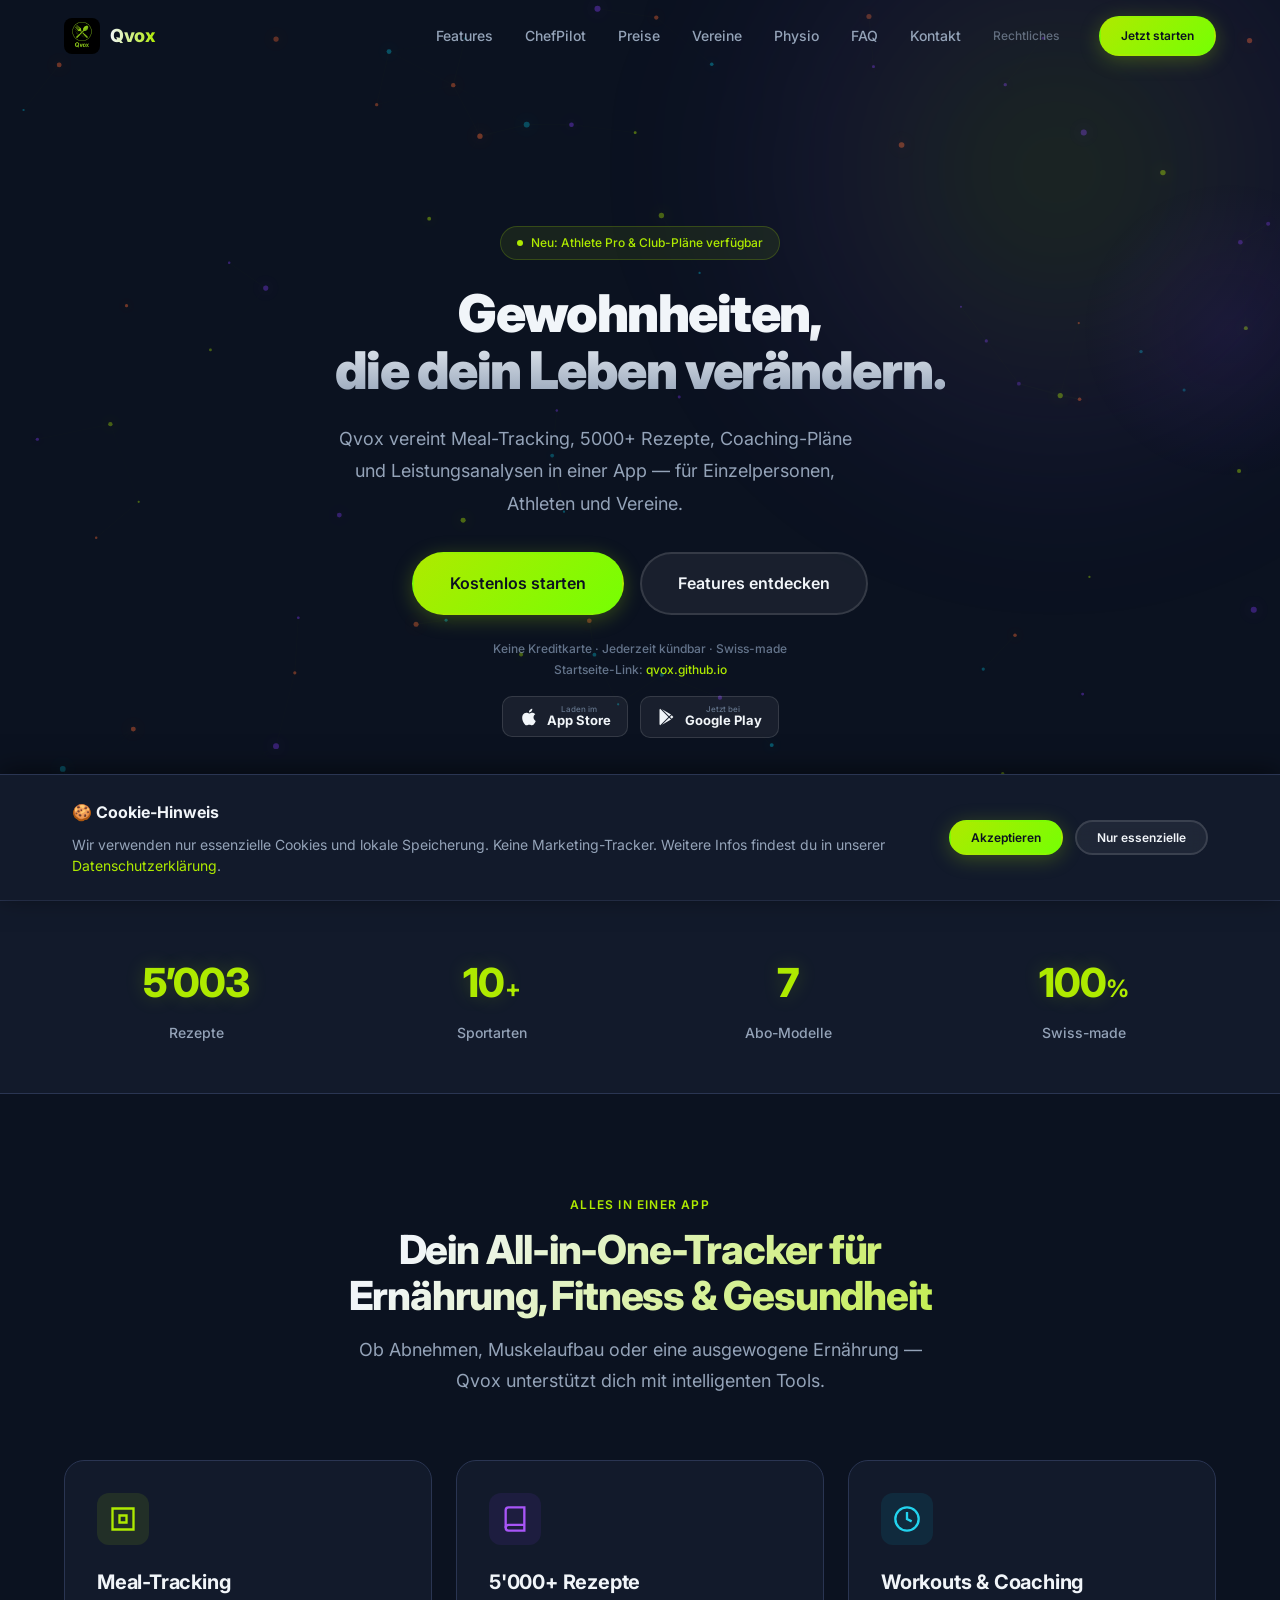
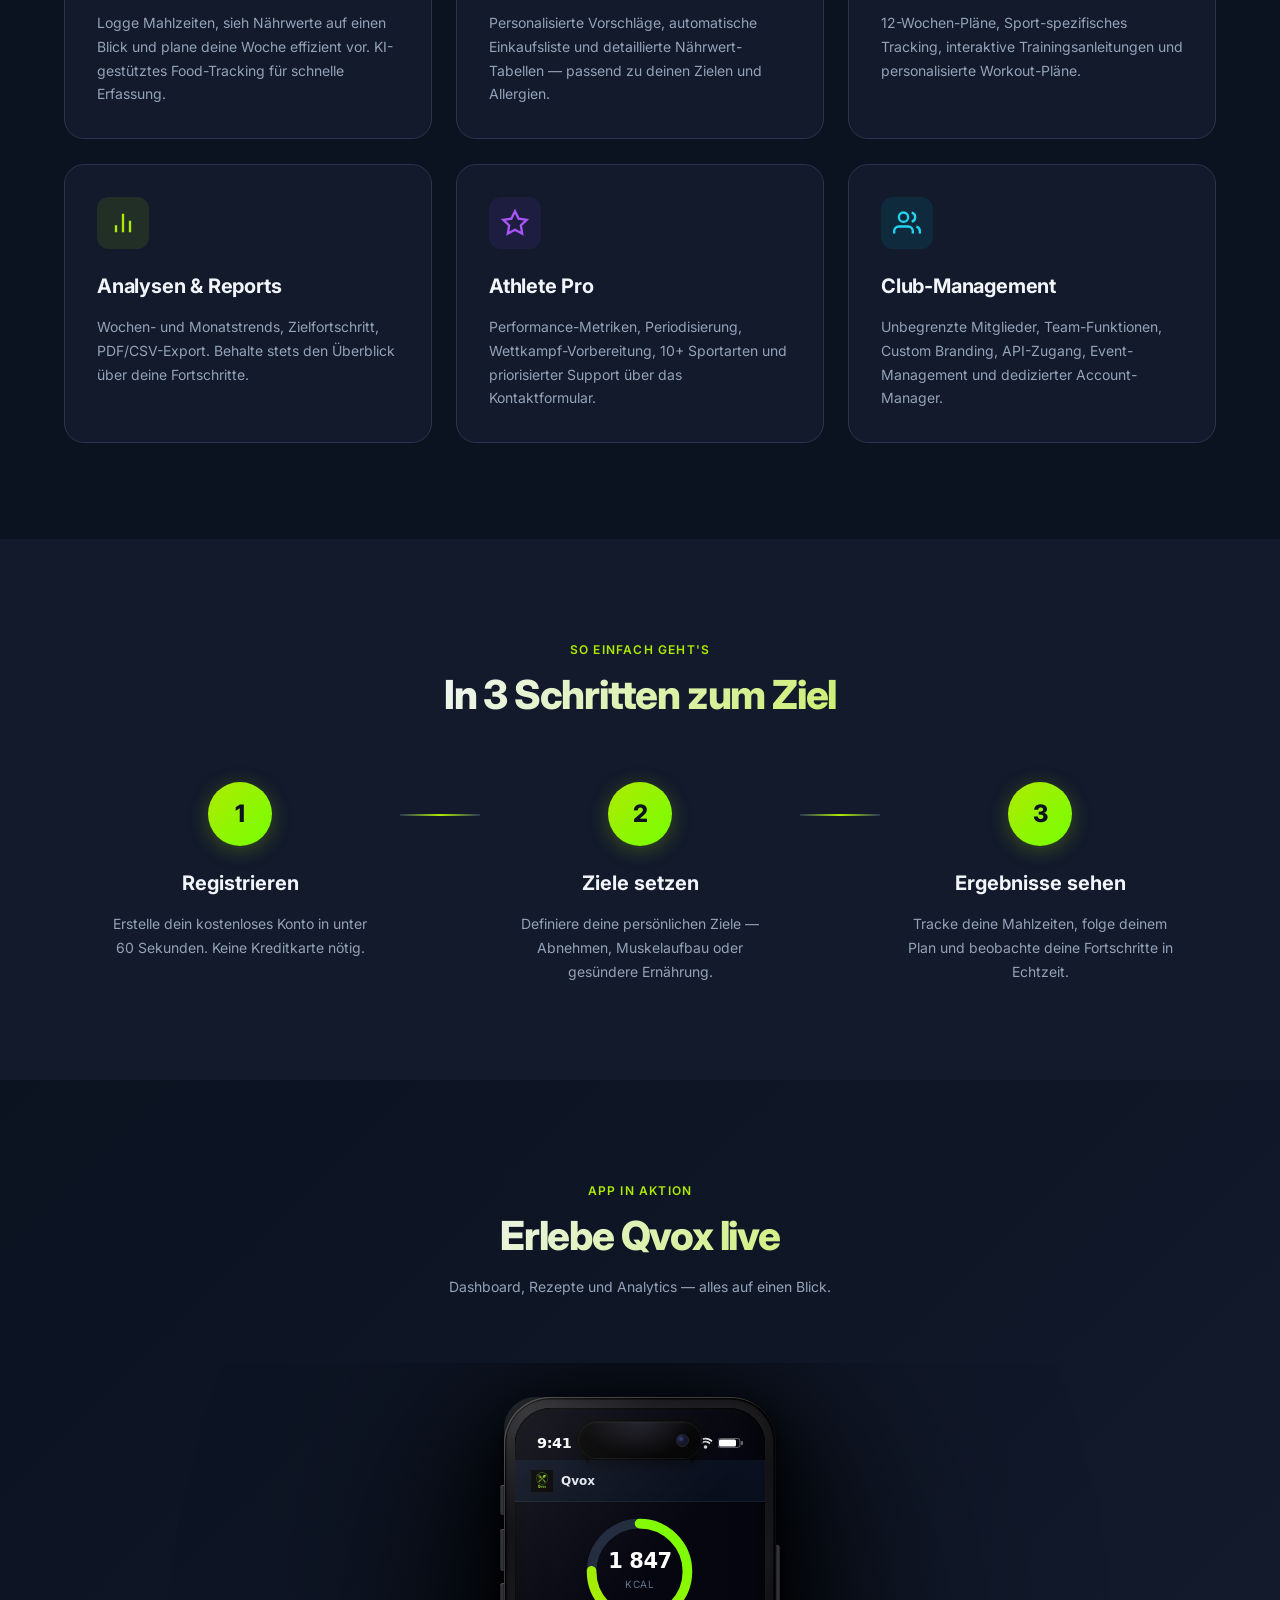
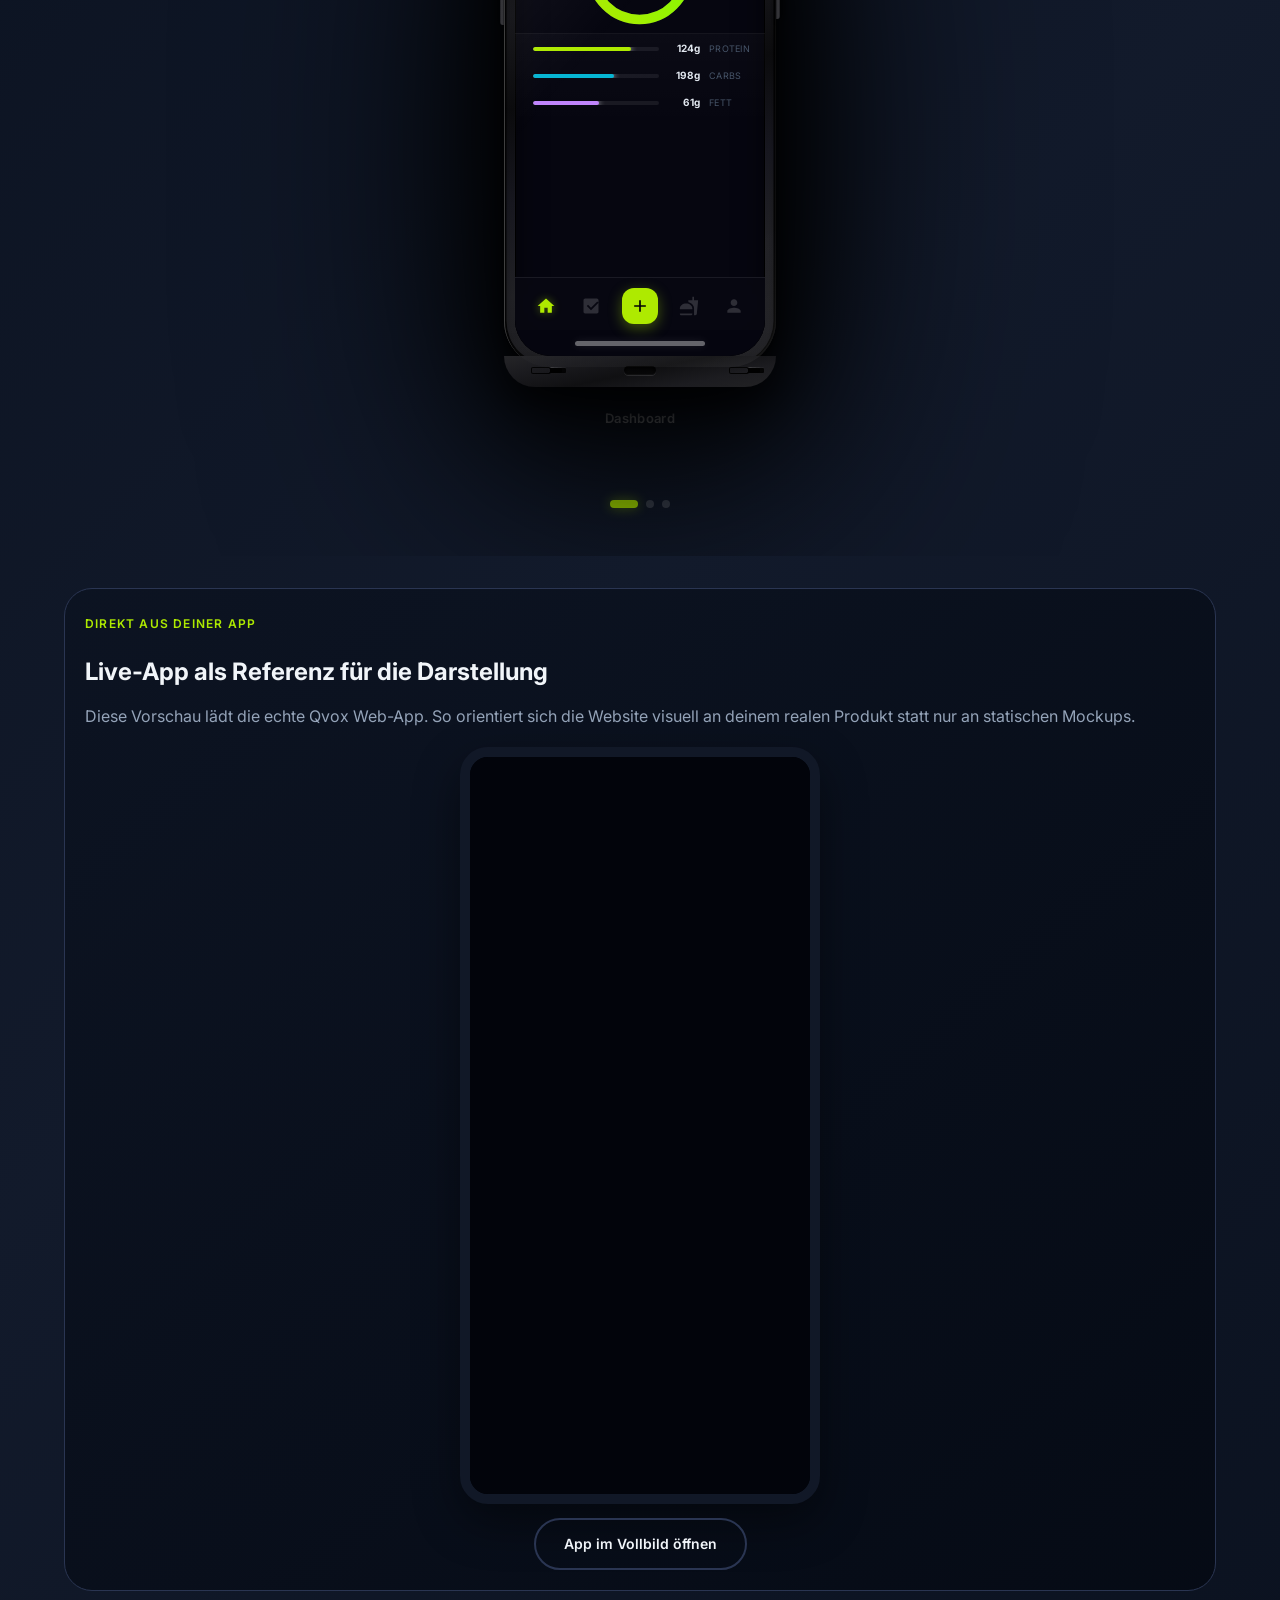
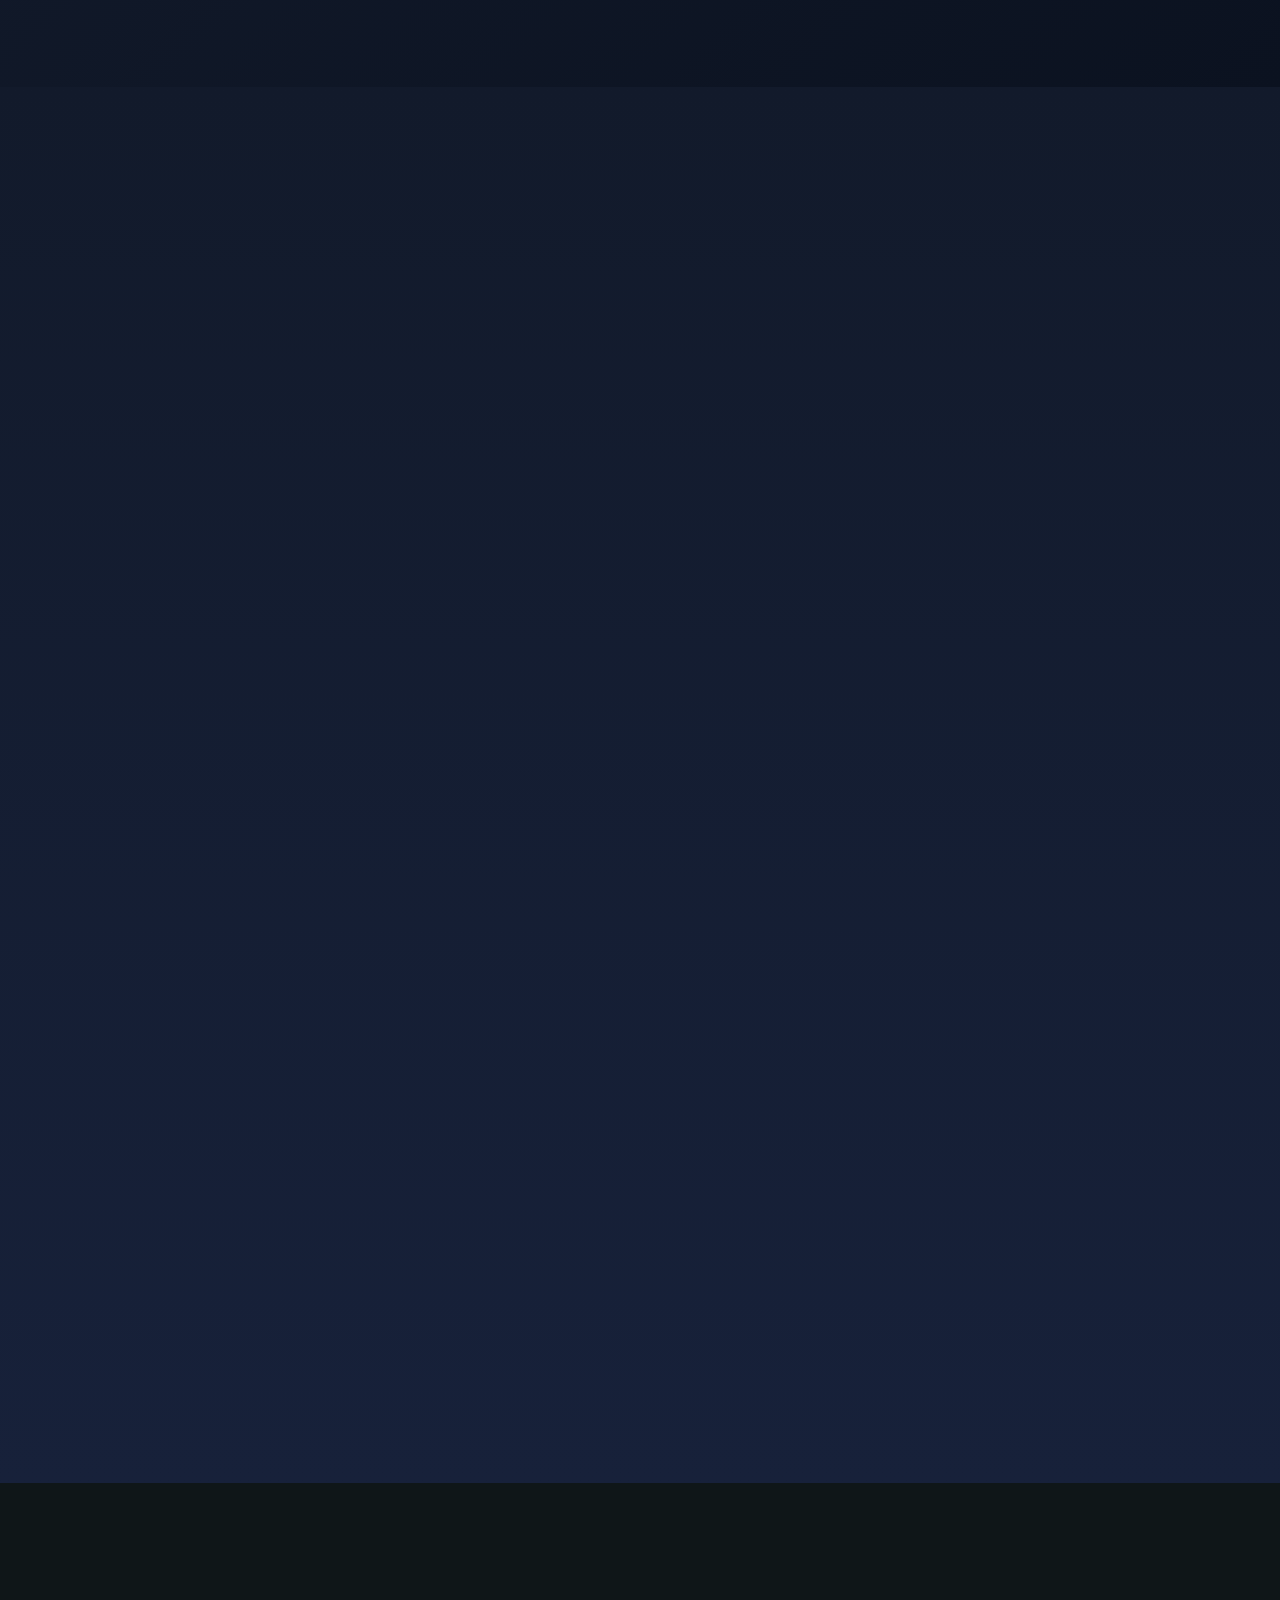
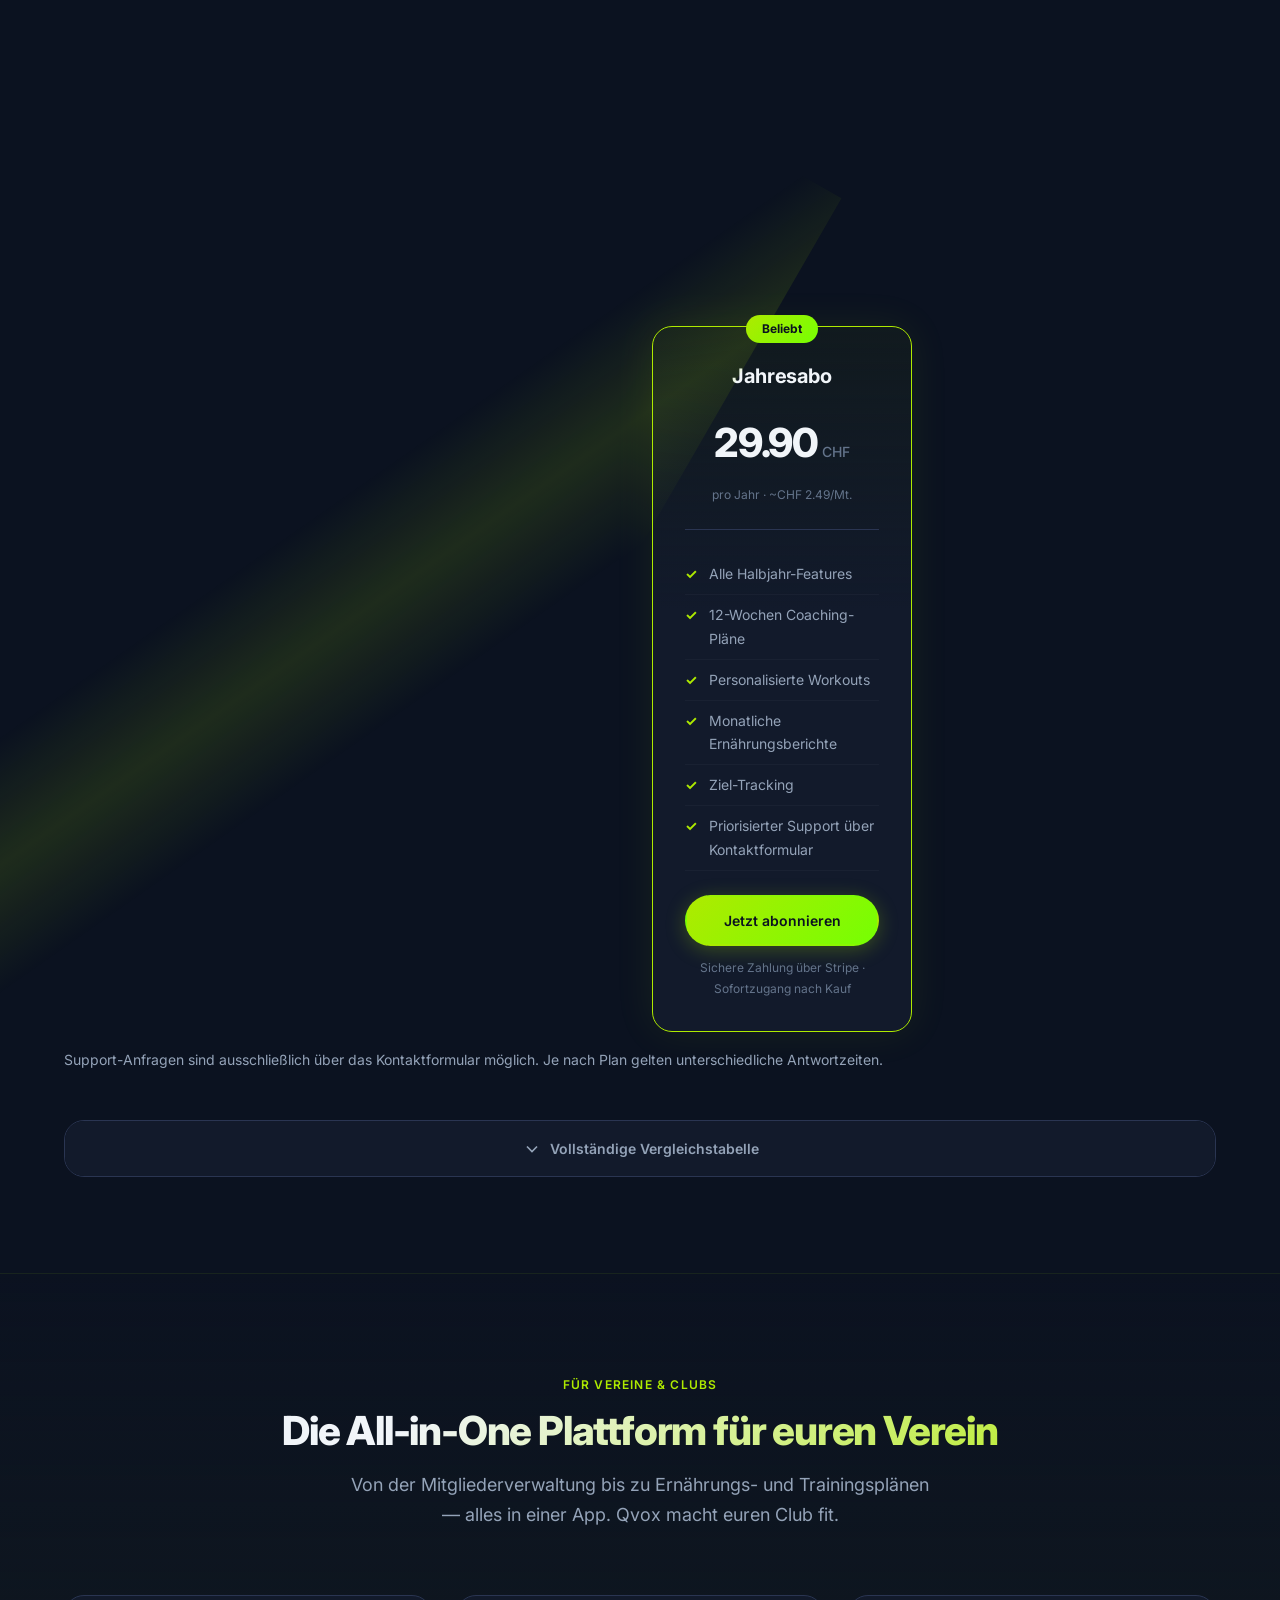
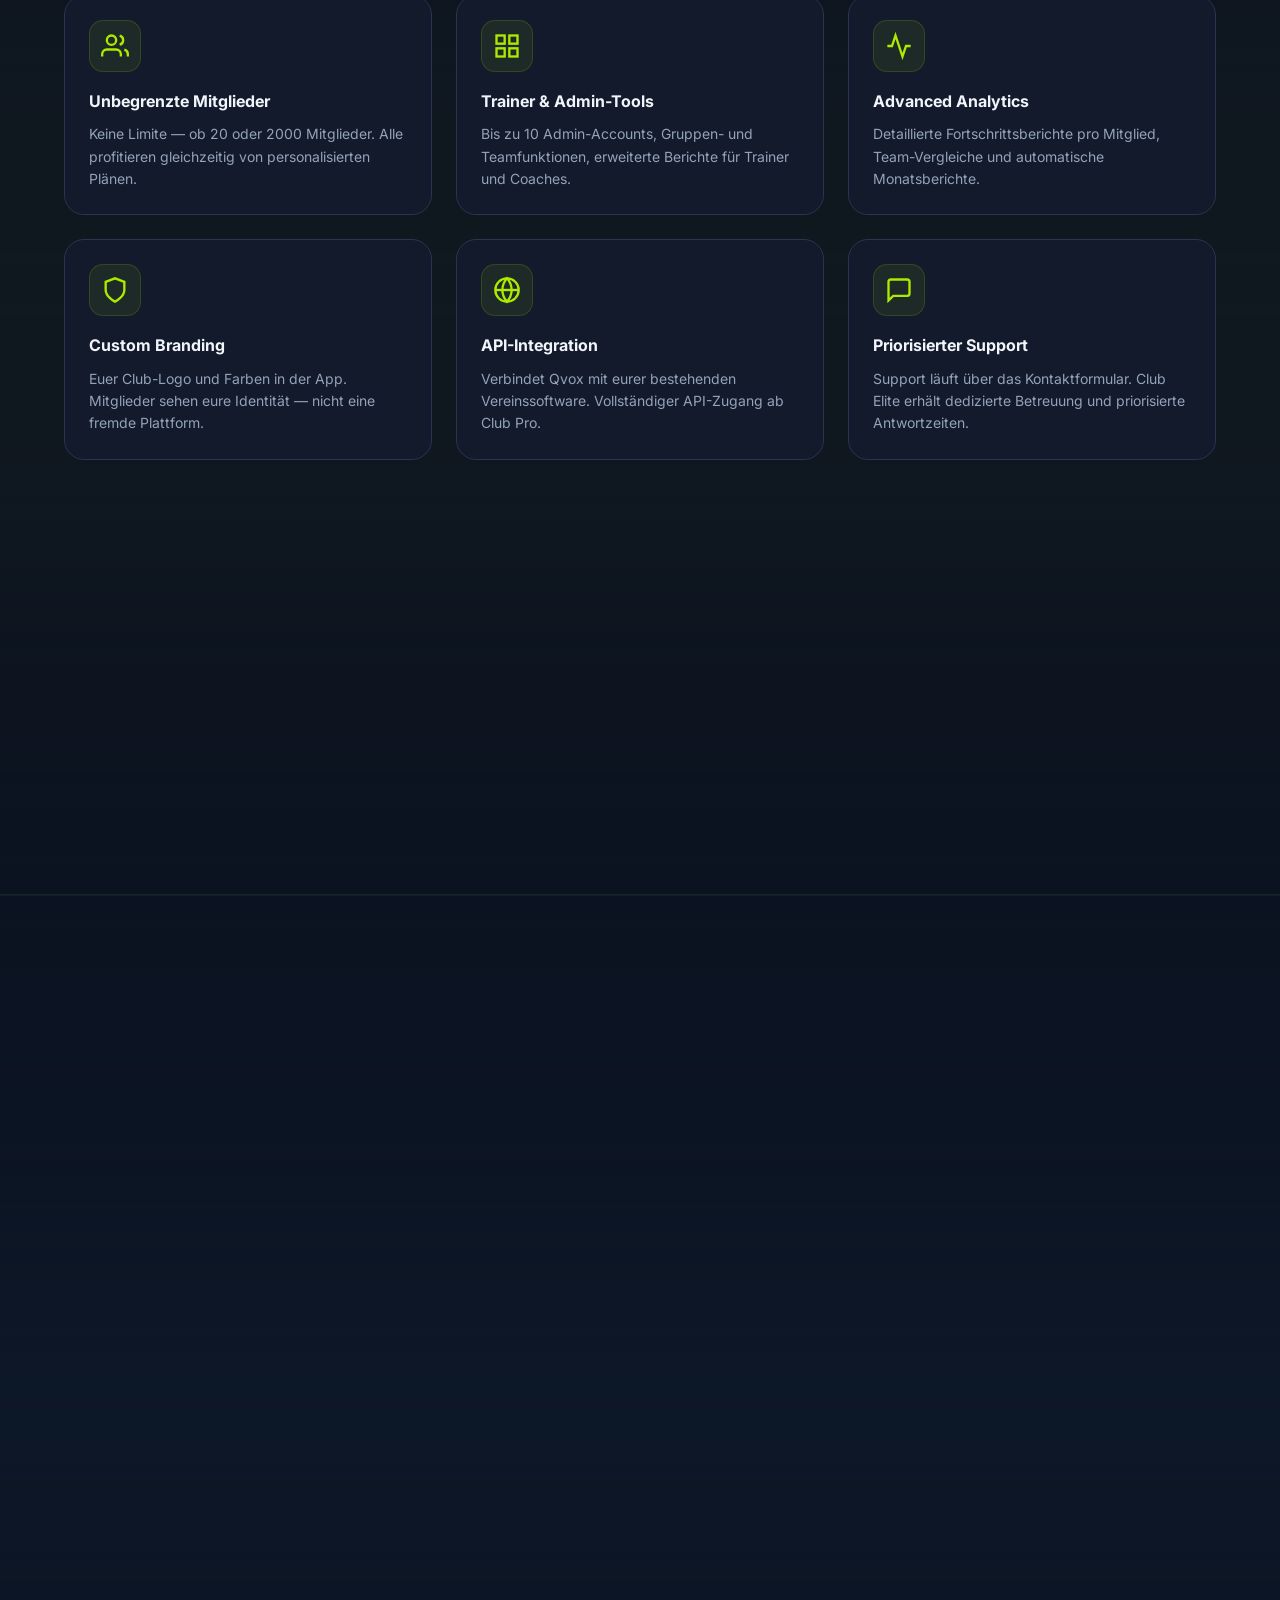
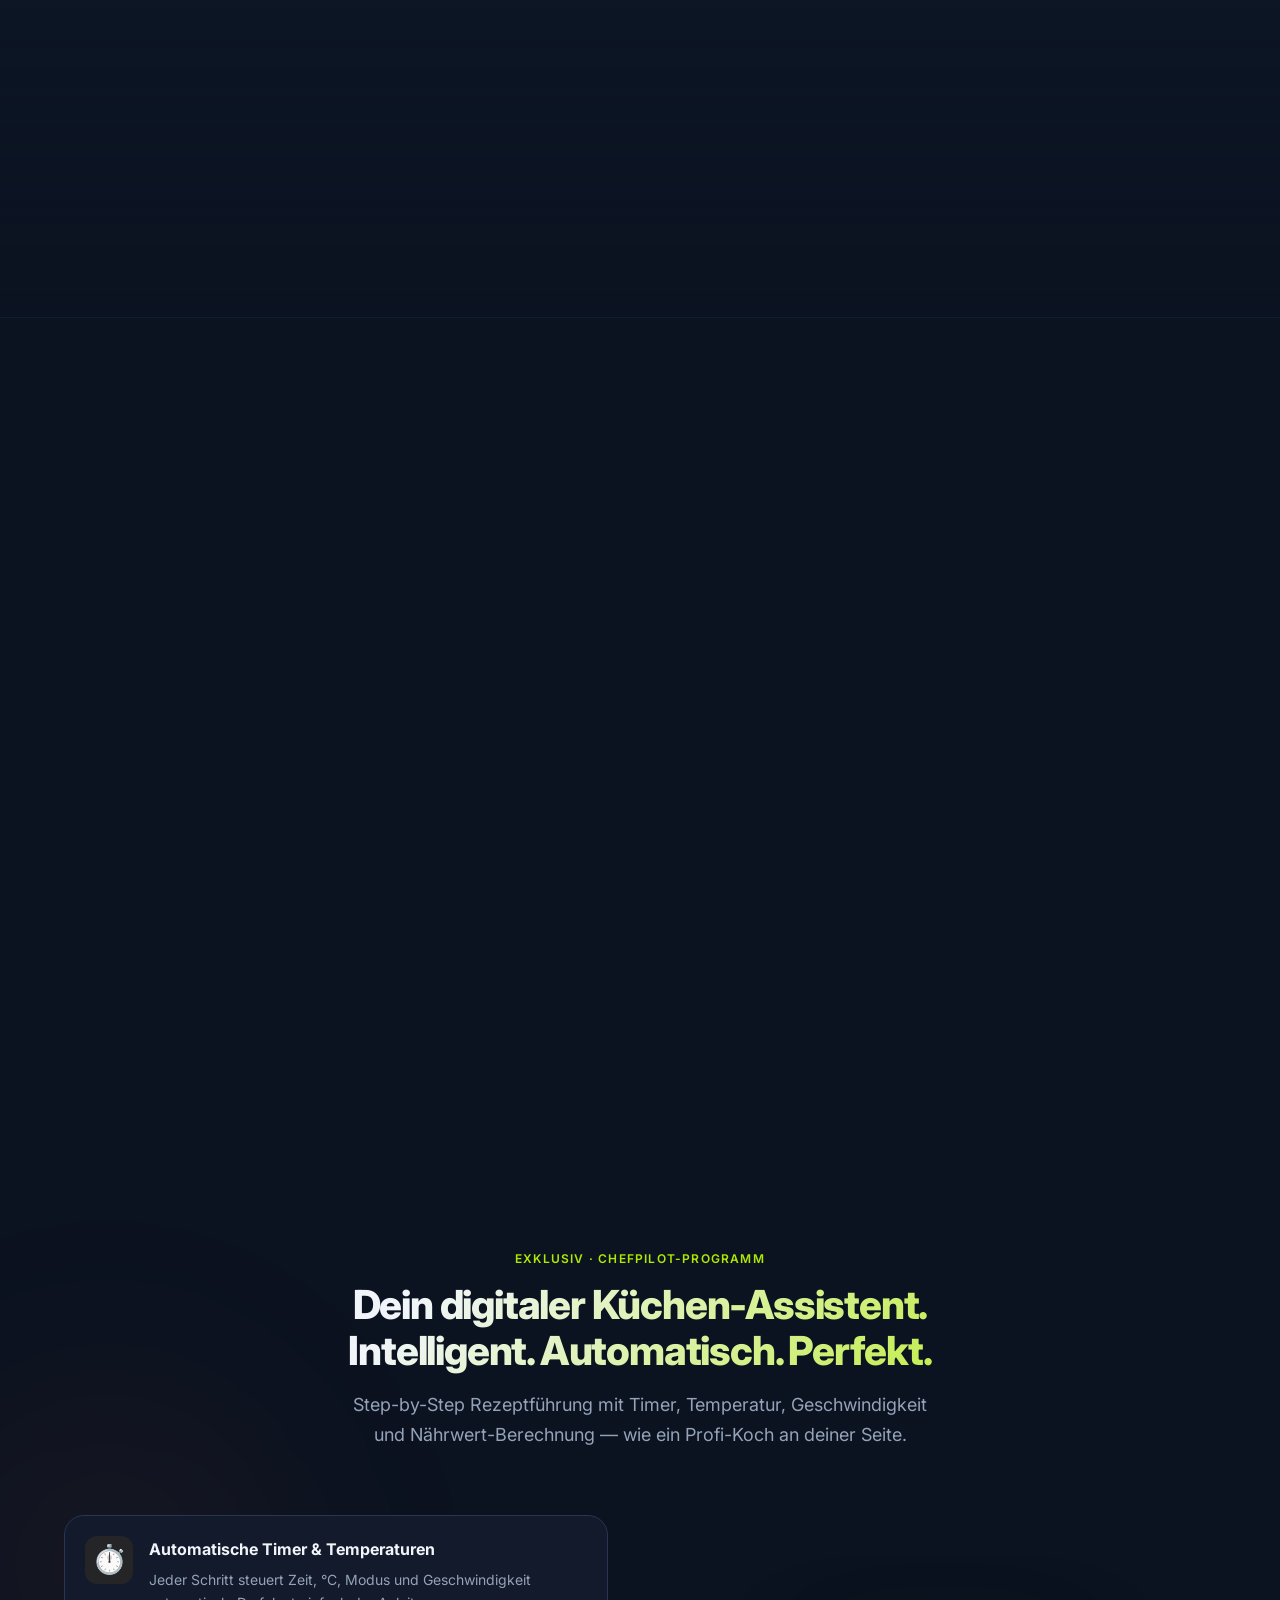
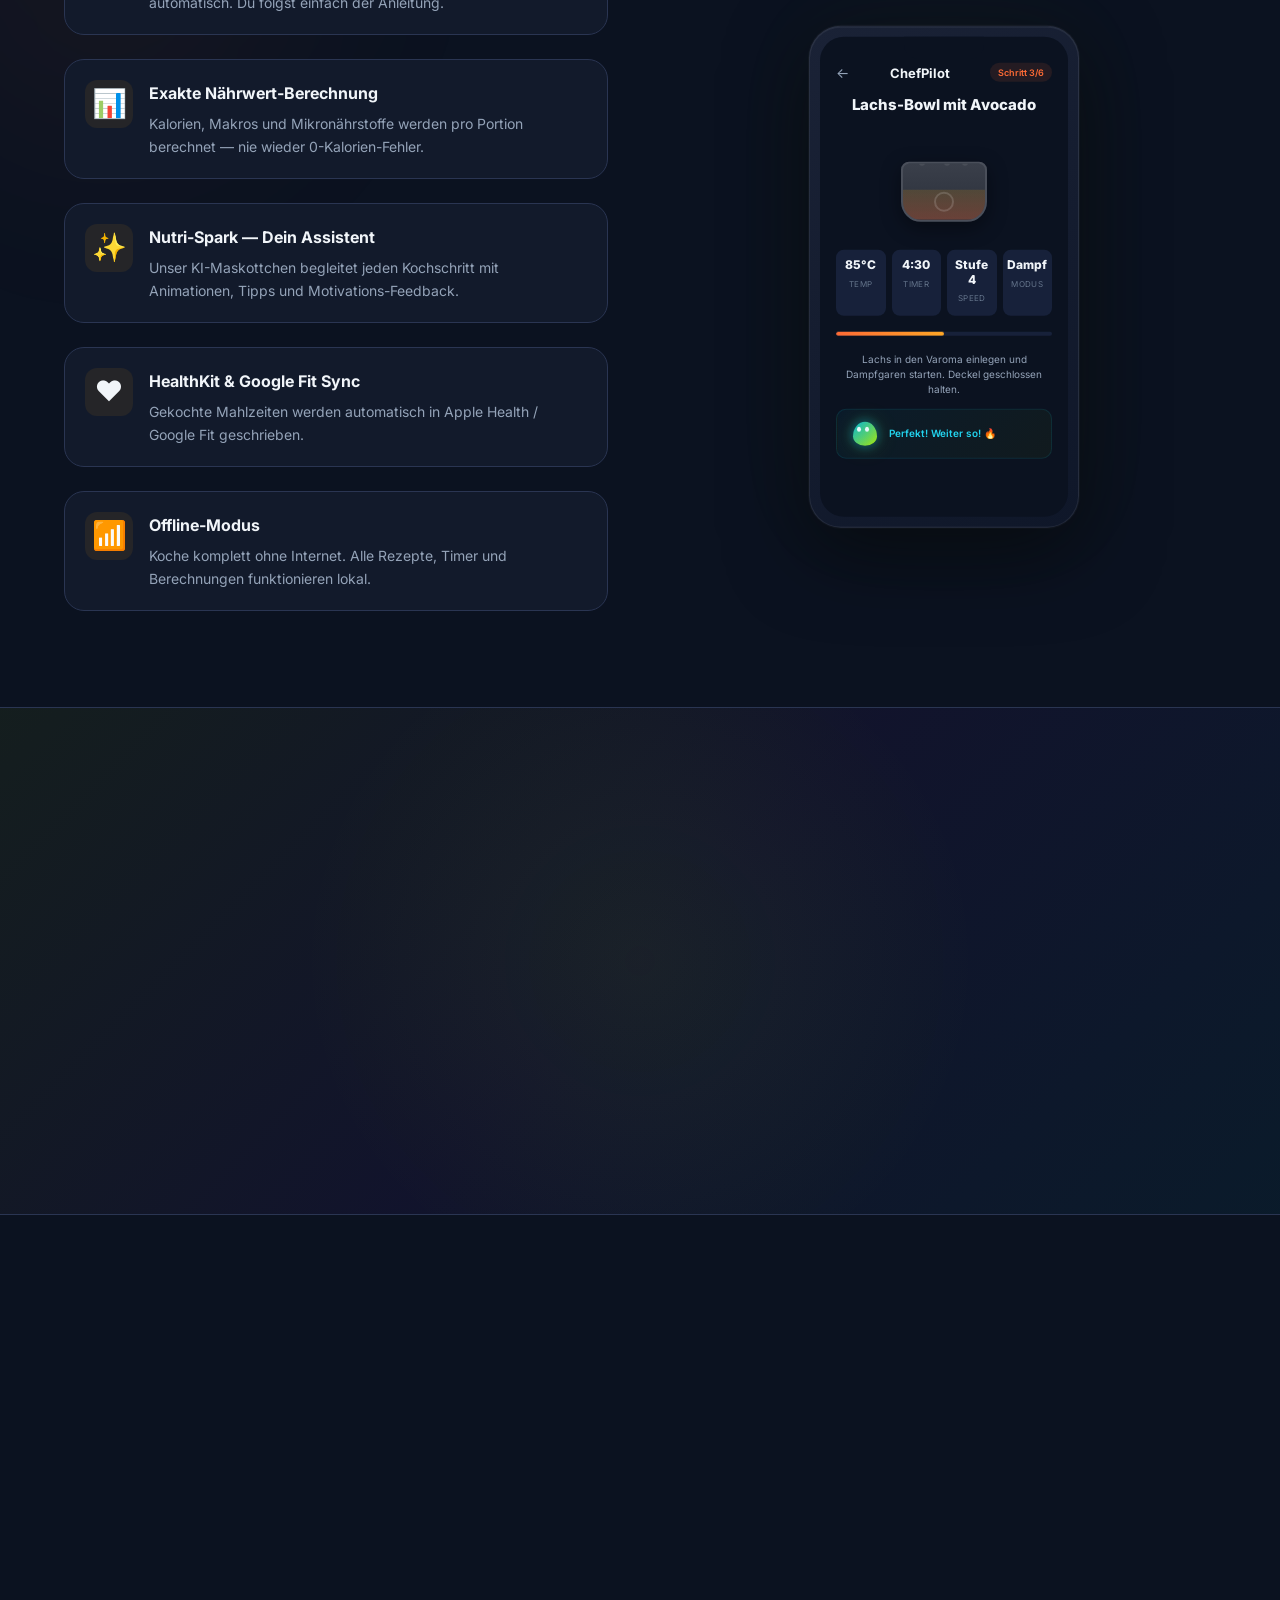
<file: index.html>
<!doctype html>
<html lang="de">
<head>
  <meta charset="utf-8" />
  <meta name="viewport" content="width=device-width,initial-scale=1" />
  <!-- iOS / Mobile Meta -->
  <meta name="apple-mobile-web-app-capable" content="yes" />
  <meta name="apple-mobile-web-app-status-bar-style" content="black-translucent" />
  <meta name="apple-mobile-web-app-title" content="Qvox" />
  <meta name="format-detection" content="telephone=no" />
  <!-- theme-color entfernt (Firefox/Opera Warnung) -->
  <title>Qvox — Ernährung · Training · Tracking</title>
  <meta name="description" content="Qvox: Deine All-in-One App für Ernährung, Training und Gesundheit. 5000+ Rezepte, KI-Empfehlungen, Coaching-Pläne, BMI-Rechner, Kalorienbedarf. Jetzt kostenlos starten!" />
  <meta name="robots" content="index,follow,max-image-preview:large" />
  <link rel="canonical" href="https://qvox.ch/" />
  <meta property="og:type" content="website" />
  <meta property="og:site_name" content="Qvox" />
  <meta property="og:title" content="Qvox — Ernährung, Training und Tracking in einer App" />
  <meta property="og:description" content="Qvox vereint Ernährung, Training und Gesundheit in einer App. Starte kostenlos oder buche direkt den passenden Plan." />
  <meta property="og:url" content="https://qvox.ch/" />
  <meta property="og:image" content="https://qvox.ch/qvox_logo.png" />
  <meta name="twitter:card" content="summary_large_image" />
  <meta name="twitter:title" content="Qvox — Ernährung, Training und Tracking in einer App" />
  <meta name="twitter:description" content="Qvox vereint Ernährung, Training und Gesundheit in einer App. Starte kostenlos oder buche direkt den passenden Plan." />
  <meta name="twitter:image" content="https://qvox.ch/qvox_logo.png" />
  <link rel="apple-touch-icon" href="qvox_logo.png" />
  <link rel="preconnect" href="https://fonts.googleapis.com" />
  <link rel="preconnect" href="https://fonts.gstatic.com" crossorigin />
  <link href="https://fonts.googleapis.com/css2?family=Inter:wght@400;500;600;700;800;900&display=swap" rel="stylesheet" />
  <link rel="stylesheet" href="styles.css" />
  <link rel="stylesheet" href="styles-inline.css" />
  <script async src="https://js.stripe.com/v3/buy-button.js"></script>
  <script type="application/ld+json">
  {
    "@context": "https://schema.org",
    "@type": "SoftwareApplication",
    "name": "Qvox",
    "applicationCategory": "HealthApplication",
    "operatingSystem": "iOS, Android, Web",
    "url": "https://qvox.ch/",
    "offers": [
      {
        "@type": "Offer",
        "name": "Free",
        "price": "0",
        "priceCurrency": "CHF"
      },
      {
        "@type": "Offer",
        "name": "Jahresabo",
        "price": "29.90",
        "priceCurrency": "CHF"
      }
    ],
    "publisher": {
      "@type": "Organization",
      "name": "Qvox",
      "email": "info@qvox.ch"
    }
  }
  </script>
</head>
<body>

<!-- ══════════ HEADER ══════════ -->
<header class="header" id="top">
  <div class="container header__inner">
    <a href="index.html" class="header__logo">
      <img src="qvox_logo.png" alt="Qvox" class="header__logo-img" />
      <span class="header__logo-text">Qvox</span>
    </a>
    <nav class="header__nav" id="mainNav">
      <a href="features.html">Features</a>
      <a href="features.html#chefpilot">ChefPilot</a>
      <a href="preise/">Preise</a>
      <a href="index.html#clubs">Vereine</a>
      <a href="index.html#physio">Physio</a>
      <a href="index.html#faq">FAQ</a>
      <a href="kontakt.html">Kontakt</a>
      <a href="rechtliches.html" class="nav-legal">Rechtliches</a>
    </nav>
    <a href="preise/" class="btn btn--sm btn--primary header__cta">Jetzt starten</a>
    <button class="header__burger" id="navToggle" aria-label="Menü öffnen">
      <span></span><span></span><span></span>
    </button>
  </div>
</header>

<main>

<!-- ══════════ HERO ══════════ -->
<section class="hero">
  <div class="hero__bg-glow"></div>
  <div class="container hero__inner">
    <div class="hero__content">
      <span class="hero__badge">
        <span class="hero__badge-dot"></span>
        Neu: Athlete Pro &amp; Club-Pläne verfügbar
      </span>
      <h1 class="hero__title">Gewohnheiten,<br>die dein Leben&nbsp;verändern.</h1>
      <p class="hero__sub">Qvox vereint Meal-Tracking, 5000+ Rezepte, Coaching-Pläne und Leistungsanalysen in einer App — für Einzelpersonen, Athleten und Vereine.</p>
      <div class="hero__actions">
        <a href="preise/" class="btn btn--primary btn--lg">Kostenlos starten</a>
        <a href="features.html" class="btn btn--ghost btn--lg">Features entdecken</a>
      </div>
      <p class="hero__trust">Keine Kreditkarte · Jederzeit kündbar · Swiss-made</p>
      <p class="hero__trust">Startseite-Link: <a href="https://mbalde1234.github.io/qvox.github.io/" target="_blank" rel="noopener">qvox.github.io</a></p>
      <!-- App Store Buttons -->
      <div class="hero__stores">
        <a href="kontakt.html" class="store-badge" aria-label="App Store (bald verfügbar)" title="Store-Release in Vorbereitung">
          <svg width="20" height="20" viewBox="0 0 24 24" fill="currentColor"><path d="M18.71 19.5c-.83 1.24-1.71 2.45-3.05 2.47-1.34.03-1.77-.79-3.29-.79-1.53 0-2 .77-3.27.82-1.31.05-2.3-1.32-3.14-2.53C4.25 17 2.94 12.45 4.7 9.39c.87-1.52 2.43-2.48 4.12-2.51 1.28-.02 2.5.87 3.29.87.78 0 2.26-1.07 3.8-.91.65.03 2.47.26 3.64 1.98-.09.06-2.17 1.28-2.15 3.81.03 3.02 2.65 4.03 2.68 4.04-.03.07-.42 1.44-1.38 2.83M13 3.5c.73-.83 1.94-1.46 2.94-1.5.13 1.17-.34 2.35-1.04 3.19-.69.85-1.83 1.51-2.95 1.42-.15-1.15.41-2.35 1.05-3.11z"/></svg>
          <div><small>Laden im</small><strong>App Store</strong></div>
        </a>
        <a href="kontakt.html" class="store-badge" aria-label="Google Play (bald verfügbar)" title="Store-Release in Vorbereitung">
          <svg width="20" height="20" viewBox="0 0 24 24" fill="currentColor"><path d="M3 20.5v-17c0-.59.34-1.11.84-1.35L13.69 12l-9.85 9.85c-.5-.24-.84-.76-.84-1.35m13.81-5.38L6.05 21.34l8.49-8.49 2.27 2.27m.91-.91L19.65 12l-1.92-2.21-2.27 2.27 2.26 2.15M6.05 2.66l10.76 6.22-2.27 2.27-8.49-8.49z"/></svg>
          <div><small>Jetzt bei</small><strong>Google Play</strong></div>
        </a>
      </div>
    </div>
  </div>
</section>

<!-- ══════════ SOCIAL PROOF ══════════ -->
<section class="stats">
  <div class="container stats__inner">
    <div class="stat reveal">
      <span class="stat__num" data-target="5000">0</span>
      <span class="stat__label">Rezepte</span>
    </div>
    <div class="stat reveal">
      <span class="stat__num" data-target="10">0</span><span class="stat__plus">+</span>
      <span class="stat__label">Sportarten</span>
    </div>
    <div class="stat reveal">
      <span class="stat__num" data-target="7">0</span>
      <span class="stat__label">Abo-Modelle</span>
    </div>
    <div class="stat reveal">
      <span class="stat__num" data-target="100">0</span><span class="stat__plus">%</span>
      <span class="stat__label">Swiss-made</span>
    </div>
  </div>
</section>

<!-- ══════════ FEATURES ══════════ -->
<section id="features" class="features section">
  <div class="container">
    <div class="section__head reveal">
      <span class="section__eyebrow">Alles in einer App</span>
      <h2 class="section__title">Dein All-in-One-Tracker für<br>Ernährung, Fitness &amp; Gesundheit</h2>
      <p class="section__sub">Ob Abnehmen, Muskelaufbau oder eine ausgewogene Ernährung — Qvox unterstützt dich mit intelligenten Tools.</p>
    </div>
    <div class="features__grid">
      <article class="feature-card reveal">
        <div class="feature-card__icon feature-card__icon--lime">
          <svg width="28" height="28" fill="none" viewBox="0 0 24 24" stroke="currentColor" stroke-width="2"><path d="M3 3h18v18H3z"/><path d="M9 9h6v6H9z"/></svg>
        </div>
        <h3>Meal-Tracking</h3>
        <p>Logge Mahlzeiten, sieh Nährwerte auf einen Blick und plane deine Woche effizient vor. KI-gestütztes Food-Tracking für schnelle Erfassung.</p>
      </article>
      <article class="feature-card reveal">
        <div class="feature-card__icon feature-card__icon--violet">
          <svg width="28" height="28" fill="none" viewBox="0 0 24 24" stroke="currentColor" stroke-width="2"><path d="M4 19.5A2.5 2.5 0 016.5 17H20"/><path d="M6.5 2H20v20H6.5A2.5 2.5 0 014 19.5v-15A2.5 2.5 0 016.5 2z"/></svg>
        </div>
        <h3>5'000+ Rezepte</h3>
        <p>Personalisierte Vorschläge, automatische Einkaufsliste und detaillierte Nährwert-Tabellen — passend zu deinen Zielen und Allergien.</p>
      </article>
      <article class="feature-card reveal">
        <div class="feature-card__icon feature-card__icon--cyan">
          <svg width="28" height="28" fill="none" viewBox="0 0 24 24" stroke="currentColor" stroke-width="2"><circle cx="12" cy="12" r="10"/><path d="M12 6v6l4 2"/></svg>
        </div>
        <h3>Workouts &amp; Coaching</h3>
        <p>12-Wochen-Pläne, Sport-spezifisches Tracking, interaktive Trainingsanleitungen und personalisierte Workout-Pläne.</p>
      </article>
      <article class="feature-card reveal">
        <div class="feature-card__icon feature-card__icon--lime">
          <svg width="28" height="28" fill="none" viewBox="0 0 24 24" stroke="currentColor" stroke-width="2"><path d="M18 20V10"/><path d="M12 20V4"/><path d="M6 20v-6"/></svg>
        </div>
        <h3>Analysen &amp; Reports</h3>
        <p>Wochen- und Monatstrends, Zielfortschritt, PDF/CSV-Export. Behalte stets den Überblick über deine Fortschritte.</p>
      </article>
      <article class="feature-card reveal">
        <div class="feature-card__icon feature-card__icon--violet">
          <svg width="28" height="28" fill="none" viewBox="0 0 24 24" stroke="currentColor" stroke-width="2"><polygon points="12 2 15.09 8.26 22 9.27 17 14.14 18.18 21.02 12 17.77 5.82 21.02 7 14.14 2 9.27 8.91 8.26"/></svg>
        </div>
        <h3>Athlete Pro</h3>
        <p>Performance-Metriken, Periodisierung, Wettkampf-Vorbereitung, 10+ Sportarten und priorisierter Support &uuml;ber das Kontaktformular.</p>
      </article>
      <article class="feature-card reveal">
        <div class="feature-card__icon feature-card__icon--cyan">
          <svg width="28" height="28" fill="none" viewBox="0 0 24 24" stroke="currentColor" stroke-width="2"><path d="M17 21v-2a4 4 0 00-4-4H5a4 4 0 00-4 4v2"/><circle cx="9" cy="7" r="4"/><path d="M23 21v-2a4 4 0 00-3-3.87"/><path d="M16 3.13a4 4 0 010 7.75"/></svg>
        </div>
        <h3>Club-Management</h3>
        <p>Unbegrenzte Mitglieder, Team-Funktionen, Custom Branding, API-Zugang, Event-Management und dedizierter Account-Manager.</p>
      </article>
    </div>
  </div>
</section>

<!-- ══════════ HOW IT WORKS ══════════ -->
<section class="how section">
  <div class="container">
    <div class="section__head reveal">
      <span class="section__eyebrow">So einfach geht's</span>
      <h2 class="section__title">In 3 Schritten zum Ziel</h2>
    </div>
    <div class="how__steps">
      <div class="how__step reveal">
        <div class="how__num">1</div>
        <h3>Registrieren</h3>
        <p>Erstelle dein kostenloses Konto in unter 60 Sekunden. Keine Kreditkarte nötig.</p>
      </div>
      <div class="how__connector"></div>
      <div class="how__step reveal">
        <div class="how__num">2</div>
        <h3>Ziele setzen</h3>
        <p>Definiere deine persönlichen Ziele — Abnehmen, Muskelaufbau oder gesündere Ernährung.</p>
      </div>
      <div class="how__connector"></div>
      <div class="how__step reveal">
        <div class="how__num">3</div>
        <h3>Ergebnisse sehen</h3>
        <p>Tracke deine Mahlzeiten, folge deinem Plan und beobachte deine Fortschritte in Echtzeit.</p>
      </div>
    </div>
  </div>
</section>

<!-- ══════════ APP SHOWCASE (3 PHONES CAROUSEL) ══════════ -->
<section id="showcase" class="showcase section">
  <div class="container">
    <div class="section__head reveal">
      <span class="section__eyebrow">App in Aktion</span>
      <h2 class="section__title">Erlebe Qvox live</h2>
      <p class="section__sub">Dashboard, Rezepte und Analytics — alles auf einen Blick.</p>
    </div>

    <div class="phones-carousel">
      <div class="phones-track" id="phonesTrack">

        <!-- ── Phone 1: Dashboard ── -->
        <div class="phone-slide">
          <div class="iphone17">
            <div class="iphone17__btn-action"></div>
            <div class="iphone17__btn-vol-up"></div>
            <div class="iphone17__btn-vol-down"></div>
            <div class="iphone17__btn-power"></div>
            <div class="iphone17__body">
              <div class="iphone17__screen">
                <div class="iphone17__island"><div class="iphone17__island-cam"></div></div>
                <div class="iphone17__statusbar">
                  <span class="iphone17__time">9:41</span>
                  <div class="iphone17__status-icons">
                    <svg width="16" height="12" viewBox="0 0 16 12" fill="white"><rect x="0" y="4" width="3" height="8" rx="1"/><rect x="4" y="2.5" width="3" height="9.5" rx="1"/><rect x="8" y="1" width="3" height="11" rx="1"/><rect x="12" y="0" width="3" height="12" rx="1" opacity=".3"/></svg>
                    <svg width="15" height="12" viewBox="0 0 15 12" fill="white"><path d="M7.5 2.5C9.8 2.5 11.9 3.5 13.3 5.1L14.5 3.8C12.8 1.9 10.3.7 7.5.7S2.2 1.9.5 3.8l1.2 1.3C3.1 3.5 5.2 2.5 7.5 2.5z"/><path d="M7.5 5.5C9 5.5 10.3 6.1 11.3 7.2L12.5 5.9C11.2 4.5 9.4 3.7 7.5 3.7S3.8 4.5 2.5 5.9l1.2 1.3C4.7 6.1 6 5.5 7.5 5.5z"/><circle cx="7.5" cy="10" r="1.8"/></svg>
                    <svg width="25" height="12" viewBox="0 0 25 12" fill="white"><rect x="0" y="1.5" width="22" height="9" rx="2.5" stroke="white" stroke-width="1" fill="none" opacity=".35"/><rect x="23" y="4" width="2" height="4" rx="1" fill="white" opacity=".4"/><rect x="1" y="2.5" width="17" height="7" rx="1.5" fill="white"/></svg>
                  </div>
                </div>
                <div class="iphone17__content">
                  <div class="i17-app-header">
                    <img src="qvox_logo.png" alt="" class="i17-logo" />
                    <span class="i17-app-name">Qvox</span>
                  </div>
                  <div class="i17-ring-wrap">
                    <svg viewBox="0 0 120 120" width="115" height="115">
                      <circle cx="60" cy="60" r="50" fill="none" stroke="#1E293B" stroke-width="10"/>
                      <circle cx="60" cy="60" r="50" fill="none" stroke="url(#rg1)" stroke-width="10" stroke-linecap="round" stroke-dasharray="314" stroke-dashoffset="78" transform="rotate(-90 60 60)"/>
                      <defs><linearGradient id="rg1" x1="0" y1="0" x2="1" y2="1"><stop offset="0%" stop-color="#AEEA00"/><stop offset="100%" stop-color="#76FF03"/></linearGradient></defs>
                    </svg>
                    <div class="i17-ring-text"><span class="i17-ring-num">1 847</span><span class="i17-ring-lbl">kcal</span></div>
                  </div>
                  <div class="i17-macros">
                    <div class="i17-macro">
                      <div class="i17-macro-track"><div class="i17-macro-fill" style="width:78%;background:#AEEA00"></div></div>
                      <span class="i17-macro-val">124g</span><span class="i17-macro-lbl">Protein</span>
                    </div>
                    <div class="i17-macro">
                      <div class="i17-macro-track"><div class="i17-macro-fill" style="width:64%;background:#06B6D4"></div></div>
                      <span class="i17-macro-val">198g</span><span class="i17-macro-lbl">Carbs</span>
                    </div>
                    <div class="i17-macro">
                      <div class="i17-macro-track"><div class="i17-macro-fill" style="width:52%;background:#C084FC"></div></div>
                      <span class="i17-macro-val">61g</span><span class="i17-macro-lbl">Fett</span>
                    </div>
                  </div>
                </div>
                <div class="iphone17__bottomnav">
                  <span class="i17-bnav i17-bnav--active" aria-hidden="true"><svg width="20" height="20" viewBox="0 0 24 24" fill="currentColor"><path d="M10 20v-6h4v6h5v-8h3L12 3 2 12h3v8z"/></svg></span>
                  <span class="i17-bnav" aria-hidden="true"><svg width="20" height="20" viewBox="0 0 24 24" fill="currentColor"><path d="M19 3H5c-1.1 0-2 .9-2 2v14c0 1.1.9 2 2 2h14c1.1 0 2-.9 2-2V5c0-1.1-.9-2-2-2zm-7 14l-5-5 1.41-1.41L12 14.17l7.59-7.59L21 8l-9 9z" opacity=".5"/></svg></span>
                  <span class="i17-bnav i17-bnav--add" aria-hidden="true"><svg width="20" height="20" viewBox="0 0 24 24" fill="currentColor"><path d="M19 13h-6v6h-2v-6H5v-2h6V5h2v6h6v2z"/></svg></span>
                  <span class="i17-bnav" aria-hidden="true"><svg width="20" height="20" viewBox="0 0 24 24" fill="currentColor"><path d="M18.06 22.99h1.66c.84 0 1.53-.64 1.63-1.46L23 5.05h-5V1h-1.97v4.05h-4.97l.3 2.34c1.71.47 3.31 1.32 4.27 2.26 1.44 1.42 2.43 2.89 2.43 5.29v8.05zM1 21.99V21h15.03v.99c0 .55-.45 1-1.01 1H2.01c-.56 0-1.01-.45-1.01-1zm15.03-7c0-3.5-3.47-5.99-7.52-5.99S1 11.49 1 14.99v1h15.03v-1z" opacity=".5"/></svg></span>
                  <span class="i17-bnav" aria-hidden="true"><svg width="20" height="20" viewBox="0 0 24 24" fill="currentColor"><path d="M12 12c2.21 0 4-1.79 4-4s-1.79-4-4-4-4 1.79-4 4 1.79 4 4 4zm0 2c-2.67 0-8 1.34-8 4v2h16v-2c0-2.66-5.33-4-8-4z" opacity=".5"/></svg></span>
                </div>
                <div class="iphone17__home-indicator"></div>
              </div>
            </div>
            <div class="iphone17__bottom-edge">
              <div class="iphone17__speaker"></div>
              <div class="iphone17__usbc"></div>
              <div class="iphone17__speaker"></div>
            </div>
          </div>
          <div class="phone-label">Dashboard</div>
        </div>

        <!-- ── Phone 2: Recipes ── -->
        <div class="phone-slide">
          <div class="iphone17">
            <div class="iphone17__btn-action"></div>
            <div class="iphone17__btn-vol-up"></div>
            <div class="iphone17__btn-vol-down"></div>
            <div class="iphone17__btn-power"></div>
            <div class="iphone17__body">
              <div class="iphone17__screen">
                <div class="iphone17__island"><div class="iphone17__island-cam"></div></div>
                <div class="iphone17__statusbar">
                  <span class="iphone17__time">9:41</span>
                  <div class="iphone17__status-icons">
                    <svg width="16" height="12" viewBox="0 0 16 12" fill="white"><rect x="0" y="4" width="3" height="8" rx="1"/><rect x="4" y="2.5" width="3" height="9.5" rx="1"/><rect x="8" y="1" width="3" height="11" rx="1"/><rect x="12" y="0" width="3" height="12" rx="1" opacity=".3"/></svg>
                    <svg width="15" height="12" viewBox="0 0 15 12" fill="white"><path d="M7.5 2.5C9.8 2.5 11.9 3.5 13.3 5.1L14.5 3.8C12.8 1.9 10.3.7 7.5.7S2.2 1.9.5 3.8l1.2 1.3C3.1 3.5 5.2 2.5 7.5 2.5z"/><path d="M7.5 5.5C9 5.5 10.3 6.1 11.3 7.2L12.5 5.9C11.2 4.5 9.4 3.7 7.5 3.7S3.8 4.5 2.5 5.9l1.2 1.3C4.7 6.1 6 5.5 7.5 5.5z"/><circle cx="7.5" cy="10" r="1.8"/></svg>
                    <svg width="25" height="12" viewBox="0 0 25 12" fill="white"><rect x="0" y="1.5" width="22" height="9" rx="2.5" stroke="white" stroke-width="1" fill="none" opacity=".35"/><rect x="23" y="4" width="2" height="4" rx="1" fill="white" opacity=".4"/><rect x="1" y="2.5" width="17" height="7" rx="1.5" fill="white"/></svg>
                  </div>
                </div>
                <div class="iphone17__content">
                  <div class="i17-app-header i17-app-header--dark">
                    <span class="i17-screen-title">5'000+ Rezepte</span>
                  </div>
                  <div class="i17-search-wrap">
                    <svg width="14" height="14" viewBox="0 0 24 24" fill="#94A3B8"><path d="M15.5 14h-.79l-.28-.27A6.471 6.471 0 0 0 16 9.5 6.5 6.5 0 1 0 9.5 16c1.61 0 3.09-.59 4.23-1.57l.27.28v.79l5 4.99L20.49 19l-4.99-5zm-6 0C7.01 14 5 11.99 5 9.5S7.01 5 9.5 5 14 7.01 14 9.5 11.99 14 9.5 14z"/></svg>
                    <span class="i17-search-placeholder">Rezepte durchsuchen…</span>
                  </div>
                  <div class="i17-recipes">
                    <div class="i17-recipe i17-recipe--featured">
                      <div class="i17-recipe-emoji">🥗</div>
                      <div class="i17-recipe-info">
                        <div class="i17-recipe-name">Lachs-Buddha-Bowl</div>
                        <div class="i17-recipe-meta">350 kcal · 28g Protein</div>
                      </div>
                      <div class="i17-recipe-kcal">350</div>
                    </div>
                    <div class="i17-recipe">
                      <div class="i17-recipe-emoji">🥤</div>
                      <div class="i17-recipe-info">
                        <div class="i17-recipe-name">Grüner Smoothie</div>
                        <div class="i17-recipe-meta">180 kcal · 8g Protein</div>
                      </div>
                      <div class="i17-recipe-kcal">180</div>
                    </div>
                    <div class="i17-recipe">
                      <div class="i17-recipe-emoji">🥘</div>
                      <div class="i17-recipe-info">
                        <div class="i17-recipe-name">Quinoa &amp; Gemüse</div>
                        <div class="i17-recipe-meta">420 kcal · 15g Protein</div>
                      </div>
                      <div class="i17-recipe-kcal">420</div>
                    </div>
                    <div class="i17-recipe">
                      <div class="i17-recipe-emoji">🍳</div>
                      <div class="i17-recipe-info">
                        <div class="i17-recipe-name">Avocado Toast</div>
                        <div class="i17-recipe-meta">290 kcal · 9g Protein</div>
                      </div>
                      <div class="i17-recipe-kcal">290</div>
                    </div>
                  </div>
                </div>
                <div class="iphone17__bottomnav">
                  <span class="i17-bnav" aria-hidden="true"><svg width="20" height="20" viewBox="0 0 24 24" fill="currentColor"><path d="M10 20v-6h4v6h5v-8h3L12 3 2 12h3v8z" opacity=".5"/></svg></span>
                  <span class="i17-bnav" aria-hidden="true"><svg width="20" height="20" viewBox="0 0 24 24" fill="currentColor"><path d="M19 3H5c-1.1 0-2 .9-2 2v14c0 1.1.9 2 2 2h14c1.1 0 2-.9 2-2V5c0-1.1-.9-2-2-2zm-7 14l-5-5 1.41-1.41L12 14.17l7.59-7.59L21 8l-9 9z" opacity=".5"/></svg></span>
                  <span class="i17-bnav i17-bnav--add" aria-hidden="true"><svg width="20" height="20" viewBox="0 0 24 24" fill="currentColor"><path d="M19 13h-6v6h-2v-6H5v-2h6V5h2v6h6v2z"/></svg></span>
                  <span class="i17-bnav i17-bnav--active" aria-hidden="true"><svg width="20" height="20" viewBox="0 0 24 24" fill="currentColor"><path d="M18.06 22.99h1.66c.84 0 1.53-.64 1.63-1.46L23 5.05h-5V1h-1.97v4.05h-4.97l.3 2.34c1.71.47 3.31 1.32 4.27 2.26 1.44 1.42 2.43 2.89 2.43 5.29v8.05zM1 21.99V21h15.03v.99c0 .55-.45 1-1.01 1H2.01c-.56 0-1.01-.45-1.01-1zm15.03-7c0-3.5-3.47-5.99-7.52-5.99S1 11.49 1 14.99v1h15.03v-1z"/></svg></span>
                  <span class="i17-bnav" aria-hidden="true"><svg width="20" height="20" viewBox="0 0 24 24" fill="currentColor"><path d="M12 12c2.21 0 4-1.79 4-4s-1.79-4-4-4-4 1.79-4 4 1.79 4 4 4zm0 2c-2.67 0-8 1.34-8 4v2h16v-2c0-2.66-5.33-4-8-4z" opacity=".5"/></svg></span>
                </div>
                <div class="iphone17__home-indicator"></div>
              </div>
            </div>
            <div class="iphone17__bottom-edge">
              <div class="iphone17__speaker"></div>
              <div class="iphone17__usbc"></div>
              <div class="iphone17__speaker"></div>
            </div>
          </div>
          <div class="phone-label">5'000+ Rezepte</div>
        </div>

        <!-- ── Phone 3: Analytics ── -->
        <div class="phone-slide">
          <div class="iphone17">
            <div class="iphone17__btn-action"></div>
            <div class="iphone17__btn-vol-up"></div>
            <div class="iphone17__btn-vol-down"></div>
            <div class="iphone17__btn-power"></div>
            <div class="iphone17__body">
              <div class="iphone17__screen">
                <div class="iphone17__island"><div class="iphone17__island-cam"></div></div>
                <div class="iphone17__statusbar">
                  <span class="iphone17__time">9:41</span>
                  <div class="iphone17__status-icons">
                    <svg width="16" height="12" viewBox="0 0 16 12" fill="white"><rect x="0" y="4" width="3" height="8" rx="1"/><rect x="4" y="2.5" width="3" height="9.5" rx="1"/><rect x="8" y="1" width="3" height="11" rx="1"/><rect x="12" y="0" width="3" height="12" rx="1" opacity=".3"/></svg>
                    <svg width="15" height="12" viewBox="0 0 15 12" fill="white"><path d="M7.5 2.5C9.8 2.5 11.9 3.5 13.3 5.1L14.5 3.8C12.8 1.9 10.3.7 7.5.7S2.2 1.9.5 3.8l1.2 1.3C3.1 3.5 5.2 2.5 7.5 2.5z"/><path d="M7.5 5.5C9 5.5 10.3 6.1 11.3 7.2L12.5 5.9C11.2 4.5 9.4 3.7 7.5 3.7S3.8 4.5 2.5 5.9l1.2 1.3C4.7 6.1 6 5.5 7.5 5.5z"/><circle cx="7.5" cy="10" r="1.8"/></svg>
                    <svg width="25" height="12" viewBox="0 0 25 12" fill="white"><rect x="0" y="1.5" width="22" height="9" rx="2.5" stroke="white" stroke-width="1" fill="none" opacity=".35"/><rect x="23" y="4" width="2" height="4" rx="1" fill="white" opacity=".4"/><rect x="1" y="2.5" width="17" height="7" rx="1.5" fill="white"/></svg>
                  </div>
                </div>
                <div class="iphone17__content">
                  <div class="i17-app-header i17-app-header--purple">
                    <span class="i17-screen-title">Analytics</span>
                  </div>
                  <div class="i17-analytics">
                    <div class="i17-stat-hero">
                      <div class="i17-stat-hero__val">−4,2 kg</div>
                      <div class="i17-stat-hero__lbl">Diese Woche · Ziel: 75 kg</div>
                      <div class="i17-weight-bar">
                        <div class="i17-weight-fill"></div>
                      </div>
                    </div>
                    <div class="i17-chart-lbl">Kalorien dieser Woche</div>
                    <div class="i17-chart">
                      <svg viewBox="0 0 220 70" width="100%" height="70" preserveAspectRatio="none">
                        <defs>
                          <linearGradient id="cg1" x1="0" y1="0" x2="0" y2="1">
                            <stop offset="0%" stop-color="#AEEA00" stop-opacity=".5"/>
                            <stop offset="100%" stop-color="#AEEA00" stop-opacity="0"/>
                          </linearGradient>
                        </defs>
                        <path d="M0 55 C20 50 30 30 50 35 S80 20 100 25 S140 15 160 20 S190 10 220 12 L220 70 L0 70 Z" fill="url(#cg1)"/>
                        <path d="M0 55 C20 50 30 30 50 35 S80 20 100 25 S140 15 160 20 S190 10 220 12" fill="none" stroke="#AEEA00" stroke-width="2.5" stroke-linecap="round"/>
                        <circle cx="220" cy="12" r="4" fill="#AEEA00"/>
                      </svg>
                    </div>
                    <div class="i17-stats-grid">
                      <div class="i17-stat-tile">
                        <svg width="18" height="18" viewBox="0 0 24 24" fill="#AEEA00"><path d="M13.49 5.48c1.1 0 2-.9 2-2s-.9-2-2-2-2 .9-2 2 .9 2 2 2zm-3.6 13.9l1-4.4 2.1 2v6h2v-7.5l-2.1-2 .6-3c1.3 1.5 3.3 2.5 5.5 2.5v-2c-1.9 0-3.5-1-4.3-2.4l-1-1.6c-.4-.6-1-1-1.7-1-.3 0-.5.1-.8.1l-5.2 2.2v4.7h2v-3.4l1.8-.7-1.6 8.1-4.9-1-.4 2 7 1.4z"/></svg>
                        <div class="i17-stat-tile__val">12</div>
                        <div class="i17-stat-tile__lbl">Trainings</div>
                      </div>
                      <div class="i17-stat-tile">
                        <svg width="18" height="18" viewBox="0 0 24 24" fill="#06B6D4"><path d="M13.5 5.5c1.1 0 2-.9 2-2s-.9-2-2-2-2 .9-2 2 .9 2 2 2zM9.8 8.9L7 23h2.1l1.8-8 2.1 2v6h2v-7.5l-2.1-2 .6-3C14.8 12 16.8 13 19 13v-2c-1.9 0-3.5-1-4.3-2.4l-1-1.6c-.4-.6-1-1-1.7-1-.3 0-.5.1-.8.1L6 8.3V13h2V9.6l1.8-.7z"/></svg>
                        <div class="i17-stat-tile__val" style="color:#06B6D4">9.2k</div>
                        <div class="i17-stat-tile__lbl">∅ Schritte</div>
                      </div>
                      <div class="i17-stat-tile">
                        <svg width="18" height="18" viewBox="0 0 24 24" fill="#F59E0B"><path d="M12 2C6.48 2 2 6.48 2 12s4.48 10 10 10 10-4.48 10-10S17.52 2 12 2zm0 18c-4.41 0-8-3.59-8-8s3.59-8 8-8 8 3.59 8 8-3.59 8-8 8zm.5-13H11v6l5.25 3.15.75-1.23-4.5-2.67V7z"/></svg>
                        <div class="i17-stat-tile__val" style="color:#F59E0B">7.2h</div>
                        <div class="i17-stat-tile__lbl">∅ Schlaf</div>
                      </div>
                      <div class="i17-stat-tile">
                        <svg width="18" height="18" viewBox="0 0 24 24" fill="#C084FC"><path d="M19 3H5c-1.1 0-2 .9-2 2v14c0 1.1.9 2 2 2h14c1.1 0 2-.9 2-2V5c0-1.1-.9-2-2-2zM9 17H7v-7h2v7zm4 0h-2V7h2v10zm4 0h-2v-4h2v4z"/></svg>
                        <div class="i17-stat-tile__val" style="color:#C084FC">89%</div>
                        <div class="i17-stat-tile__lbl">Ziel-Score</div>
                      </div>
                    </div>
                  </div>
                </div>
                <div class="iphone17__bottomnav">
                  <span class="i17-bnav" aria-hidden="true"><svg width="20" height="20" viewBox="0 0 24 24" fill="currentColor"><path d="M10 20v-6h4v6h5v-8h3L12 3 2 12h3v8z" opacity=".5"/></svg></span>
                  <span class="i17-bnav i17-bnav--active" aria-hidden="true"><svg width="20" height="20" viewBox="0 0 24 24" fill="currentColor"><path d="M19 3H5c-1.1 0-2 .9-2 2v14c0 1.1.9 2 2 2h14c1.1 0 2-.9 2-2V5c0-1.1-.9-2-2-2zm-7 14l-5-5 1.41-1.41L12 14.17l7.59-7.59L21 8l-9 9z"/></svg></span>
                  <span class="i17-bnav i17-bnav--add" aria-hidden="true"><svg width="20" height="20" viewBox="0 0 24 24" fill="currentColor"><path d="M19 13h-6v6h-2v-6H5v-2h6V5h2v6h6v2z"/></svg></span>
                  <span class="i17-bnav" aria-hidden="true"><svg width="20" height="20" viewBox="0 0 24 24" fill="currentColor"><path d="M18.06 22.99h1.66c.84 0 1.53-.64 1.63-1.46L23 5.05h-5V1h-1.97v4.05h-4.97l.3 2.34c1.71.47 3.31 1.32 4.27 2.26 1.44 1.42 2.43 2.89 2.43 5.29v8.05zM1 21.99V21h15.03v.99c0 .55-.45 1-1.01 1H2.01c-.56 0-1.01-.45-1.01-1zm15.03-7c0-3.5-3.47-5.99-7.52-5.99S1 11.49 1 14.99v1h15.03v-1z" opacity=".5"/></svg></span>
                  <span class="i17-bnav" aria-hidden="true"><svg width="20" height="20" viewBox="0 0 24 24" fill="currentColor"><path d="M12 12c2.21 0 4-1.79 4-4s-1.79-4-4-4-4 1.79-4 4 1.79 4 4 4zm0 2c-2.67 0-8 1.34-8 4v2h16v-2c0-2.66-5.33-4-8-4z" opacity=".5"/></svg></span>
                </div>
                <div class="iphone17__home-indicator"></div>
              </div>
            </div>
            <div class="iphone17__bottom-edge">
              <div class="iphone17__speaker"></div>
              <div class="iphone17__usbc"></div>
              <div class="iphone17__speaker"></div>
            </div>
          </div>
          <div class="phone-label">Analytics &amp; Reports</div>
        </div>

      </div>

      <!-- Navigation Dots -->
      <div class="phones-dots">
        <button class="dot active" data-slide="0" aria-label="Slide 1: Dashboard"></button>
        <button class="dot" data-slide="1" aria-label="Slide 2: Rezepte"></button>
        <button class="dot" data-slide="2" aria-label="Slide 3: Analytics"></button>
      </div>
    </div>

    <div class="app-preview reveal">
      <div class="app-preview__head">
        <span class="section__eyebrow">Direkt aus deiner App</span>
        <h3>Live-App als Referenz für die Darstellung</h3>
        <p>Diese Vorschau lädt die echte Qvox Web-App. So orientiert sich die Website visuell an deinem realen Produkt statt nur an statischen Mockups.</p>
      </div>
      <div class="app-preview__frame-wrap">
        <div class="app-preview__frame">
          <iframe src="https://qvox.ch/app/" title="Qvox Live App Vorschau" loading="lazy" referrerpolicy="no-referrer"></iframe>
        </div>
        <a href="https://qvox.ch/app/" class="btn btn--outline" target="_blank" rel="noopener">App im Vollbild öffnen</a>
      </div>
    </div>
  </div>
</section>


<section id="tools" class="tools section">
  <div class="container">
    <div class="section__head reveal">
      <span class="section__eyebrow">Deine persönlichen Werte</span>
      <h2 class="section__title">BMI-Rechner · Kalorienbedarf · Idealgewicht</h2>
      <p class="section__sub">Berechne deine persönlichen Gesundheitskennzahlen — kostenlos, blitzschnell und ohne Registrierung.</p>
    </div>

    <div class="tools__grid">
      <!-- BMI CALCULATOR -->
      <div class="tool-card reveal">
        <h3 class="tool-card__title">🏋️ BMI-Rechner</h3>
        <div class="tool-card__form">
          <div class="tool-input-group">
            <label>Körpergröße (cm):</label>
            <input type="number" class="bmi-height" min="100" max="250" placeholder="z.B. 175" />
          </div>
          <div class="tool-input-group">
            <label>Körpergewicht (kg):</label>
            <input type="number" class="bmi-weight" min="30" max="300" placeholder="z.B. 75" />
          </div>
          <button class="btn btn--sm btn--primary calc-btn" data-calc="bmi">Berechnen</button>
        </div>
        <div class="tool-result hidden" id="bmi-result">
          <div class="result-value"><span class="result-num">—</span></div>
          <div class="result-label">Dein BMI</div>
          <div class="result-category">—</div>
          <div class="result-info">
            <strong>Kategorien:</strong><br/>
            < 18,5: Untergewicht<br/>
            18,5–24,9: Normalgewicht<br/>
            25–29,9: Übergewicht<br/>
            ≥ 30: Adipositas
          </div>
        </div>
      </div>

      <!-- CALORIE NEEDS -->
      <div class="tool-card reveal">
        <h3 class="tool-card__title">🔥 Kaloriebedarf</h3>
        <div class="tool-card__form">
          <div class="tool-input-group">
            <label>Alter (Jahre):</label>
            <input type="number" class="cal-age" min="10" max="100" placeholder="z.B. 30" />
          </div>
          <div class="tool-input-group">
            <label>Gewicht (kg):</label>
            <input type="number" class="cal-weight" min="30" max="300" placeholder="z.B. 75" />
          </div>
          <div class="tool-input-group">
            <label>Größe (cm):</label>
            <input type="number" class="cal-height" min="100" max="250" placeholder="z.B. 175" />
          </div>
          <div class="tool-input-group">
            <label for="cal-gender">Geschlecht:</label>
            <select id="cal-gender" class="cal-gender">
              <option value="male">Männlich</option>
              <option value="female">Weiblich</option>
            </select>
          </div>
          <div class="tool-input-group">
            <label for="cal-activity">Aktivitätslevel:</label>
            <select id="cal-activity" class="cal-activity">
              <option value="1.2">Sitzend (wenig Bewegung)</option>
              <option value="1.375">Leicht aktiv (1–3x/Woche)</option>
              <option value="1.55">Moderat aktiv (3–5x/Woche)</option>
              <option value="1.725">Sehr aktiv (6–7x/Woche)</option>
              <option value="1.9">Extrem aktiv (Sport täglich)</option>
            </select>
          </div>
          <button class="btn btn--sm btn--primary calc-btn" data-calc="calorie">Berechnen</button>
        </div>
        <div class="tool-result hidden" id="cal-result">
          <div class="result-value"><span class="result-num">—</span> kcal/Tag</div>
          <div class="result-label">Dein Kaloriebedarf</div>
          <div class="result-category">—</div>
        </div>
      </div>

      <!-- IDEAL WEIGHT -->
      <div class="tool-card reveal">
        <h3 class="tool-card__title">⚖️ Idealgewicht</h3>
        <div class="tool-card__form">
          <div class="tool-input-group">
            <label>Körpergröße (cm):</label>
            <input type="number" class="ideal-height" min="100" max="250" placeholder="z.B. 175" />
          </div>
          <div class="tool-input-group">
            <label for="ideal-gender">Geschlecht:</label>
            <select id="ideal-gender" class="ideal-gender">
              <option value="male">Männlich</option>
              <option value="female">Weiblich</option>
            </select>
          </div>
          <button class="btn btn--sm btn--primary calc-btn" data-calc="ideal">Berechnen</button>
        </div>
        <div class="tool-result hidden" id="ideal-result">
          <div class="result-value"><span class="result-num">—</span> kg</div>
          <div class="result-label">Idealgewicht (BMI 22)</div>
          <div class="result-category">—</div>
          <div class="result-info">
            Basiert auf<br/>BMI 22 (Mitte Normalbereich)
          </div>
        </div>
      </div>

      <!-- CALORIE BURN -->
      <div class="tool-card reveal">
        <h3 class="tool-card__title">💪 Kalorienverbrauch</h3>
        <div class="tool-card__form">
          <div class="tool-input-group">
            <label for="burn-sport">Sportart:</label>
            <select id="burn-sport" class="burn-sport">
              <option>— Wähle eine Sportart —</option>
              <option value="walking">Spazieren (5 km/h)</option>
              <option value="jogging">Joggen (8 km/h)</option>
              <option value="running">Laufen (12 km/h)</option>
              <option value="cycling">Radfahren (20 km/h)</option>
              <option value="swimming">Schwimmen</option>
              <option value="gym">Fitnessstudio (gemischt)</option>
              <option value="yoga">Yoga</option>
              <option value="hiit">HIIT / High-Intensity</option>
            </select>
          </div>
          <div class="tool-input-group">
            <label>Dauer (Minuten):</label>
            <input type="number" class="burn-duration" min="5" max="480" placeholder="z.B. 30" />
          </div>
          <div class="tool-input-group">
            <label>Gewicht (kg):</label>
            <input type="number" class="burn-weight" min="30" max="300" placeholder="z.B. 75" />
          </div>
          <button class="btn btn--sm btn--primary calc-btn" data-calc="burn">Berechnen</button>
        </div>
        <div class="tool-result hidden" id="burn-result">
          <div class="result-value"><span class="result-num">—</span> kcal</div>
          <div class="result-label">Kalorienverbrauch</div>
          <div class="result-category">—</div>
        </div>
      </div>
    </div>
  </div>
</section>

<!-- ══════════ NUTRITION REFERENCE TABLE ══════════ -->
<section id="table" class="table-section section">
  <div class="container">
    <div class="section__head reveal">
      <span class="section__eyebrow">Für dein Wissen</span>
      <h2 class="section__title">Kalorientabelle — Häufige Lebensmittel</h2>
      <p class="section__sub">Blitzschnelle Referenz für Kalorien, Proteine, Kohlenhydrate und Fett.</p>
    </div>
    <div class="table-wrapper reveal">
      <table class="nutrition-table">
        <thead>
          <tr>
            <th>Lebensmittel (100g)</th>
            <th>Kalorien</th>
            <th>Protein</th>
            <th>Kohlenhydrate</th>
            <th>Fett</th>
          </tr>
        </thead>
        <tbody>
          <tr><td><strong>Hühnerbrust</strong> (gekocht)</td><td>165 kcal</td><td>31g</td><td>0g</td><td>3,6g</td></tr>
          <tr><td><strong>Lachs</strong> (roh)</td><td>208 kcal</td><td>20g</td><td>0g</td><td>13g</td></tr>
          <tr><td><strong>Eier</strong> (1 Stück, 50g)</td><td>78 kcal</td><td>6,3g</td><td>0,6g</td><td>5,3g</td></tr>
          <tr><td><strong>Griechischer Joghurt</strong></td><td>59 kcal</td><td>10g</td><td>3,3g</td><td>0,4g</td></tr>
          <tr><td><strong>Rindfleisch</strong> (mageres Steak)</td><td>250 kcal</td><td>26g</td><td>0g</td><td>15g</td></tr>
          <tr class="table-section"><td colspan="5"><strong>Kohlenhydrate &amp; Getreide</strong></td></tr>
          <tr><td><strong>Reis</strong> (gekocht, weiß)</td><td>130 kcal</td><td>2,7g</td><td>28g</td><td>0,3g</td></tr>
          <tr><td><strong>Haferflocken</strong> (trocken)</td><td>389 kcal</td><td>17g</td><td>66g</td><td>7g</td></tr>
          <tr><td><strong>Pasta</strong> (gekocht)</td><td>131 kcal</td><td>4,4g</td><td>25g</td><td>1,1g</td></tr>
          <tr><td><strong>Vollkornbrot</strong></td><td>247 kcal</td><td>9g</td><td>41g</td><td>3,3g</td></tr>
          <tr><td><strong>Kartoffel</strong> (gekocht)</td><td>77 kcal</td><td>2g</td><td>17g</td><td>0,1g</td></tr>
          <tr class="table-section"><td colspan="5"><strong>Obst &amp; Gemüse</strong></td></tr>
          <tr><td><strong>Banane</strong> (1 Stück, 120g)</td><td>107 kcal</td><td>1,3g</td><td>27g</td><td>0,3g</td></tr>
          <tr><td><strong>Apfel</strong></td><td>52 kcal</td><td>0,3g</td><td>14g</td><td>0,2g</td></tr>
          <tr><td><strong>Brokkoli</strong></td><td>34 kcal</td><td>2,8g</td><td>7g</td><td>0,4g</td></tr>
          <tr><td><strong>Spinat</strong> (roh)</td><td>23 kcal</td><td>2,9g</td><td>3,6g</td><td>0,4g</td></tr>
          <tr><td><strong>Karotte</strong></td><td>41 kcal</td><td>0,9g</td><td>10g</td><td>0,2g</td></tr>
          <tr class="table-section"><td colspan="5"><strong>Nüsse &amp; Seeds</strong></td></tr>
          <tr><td><strong>Mandeln</strong></td><td>579 kcal</td><td>21g</td><td>22g</td><td>50g</td></tr>
          <tr><td><strong>Peanut Butter</strong></td><td>588 kcal</td><td>25g</td><td>20g</td><td>50g</td></tr>
          <tr><td><strong>Chiasamen</strong></td><td>486 kcal</td><td>17g</td><td>42g</td><td>31g</td></tr>
          <tr class="table-section"><td colspan="5"><strong>Getränke &amp; Sonstiges</strong></td></tr>
          <tr><td><strong>Milch</strong> (Vollmilch, 100ml)</td><td>64 kcal</td><td>3,3g</td><td>4,8g</td><td>3,6g</td></tr>
          <tr><td><strong>Honig</strong> (1 EL, 20g)</td><td>64 kcal</td><td>0,1g</td><td>17g</td><td>0g</td></tr>
          <tr><td><strong>Olivenöl</strong> (1 EL, 15ml)</td><td>119 kcal</td><td>0g</td><td>0g</td><td>14g</td></tr>
        </tbody>
      </table>
    </div>
  </div>
</section>

<!-- ══════════ MEMBER PRICING ══════════ -->
<section id="pricing" class="pricing section">
  <div class="container">
    <div class="section__head reveal">
      <span class="section__eyebrow">Preise für Einzelpersonen</span>
      <h2 class="section__title">Transparent &amp; fair — wähle deinen Plan</h2>
      <p class="section__sub">Alle Preise in CHF. Automatische Verlängerung, jederzeit kündbar. Zahlung über Stripe.</p>
    </div>

    <div class="pricing__grid">
      <div class="price-card reveal">
        <div class="price-card__head">
          <h3>Free</h3>
          <div class="price-card__price"><span class="price-card__amount">0</span><span class="price-card__currency">CHF</span></div>
          <p class="price-card__period">Für immer kostenlos</p>
        </div>
        <ul class="price-card__features">
          <li>Basis Meal-Logging (5 Einträge/Tag)</li>
          <li>100 Rezepte durchsuchen</li>
          <li>Basis Health-Dashboard</li>
          <li>FAQ &amp; Dokumentation</li>
        </ul>
        <a href="https://qvox.ch/app/" class="btn btn--outline btn--block">Kostenlos starten</a>
      </div>
      <div class="price-card reveal">
        <div class="price-card__head">
          <h3>Halbjahr</h3>
          <div class="price-card__price"><span class="price-card__amount">16.50</span><span class="price-card__currency">CHF</span></div>
          <p class="price-card__period">alle 6 Monate</p>
        </div>
        <ul class="price-card__features">
          <li>Unbegrenztes Meal-Logging</li>
          <li>5'000+ Rezepte</li>
          <li>Advanced Analytics</li>
          <li>KI-Empfehlungen</li>
          <li>Daten-Export (PDF/CSV)</li>
          <li>Support &uuml;ber Kontaktformular</li>
        </ul>
        <a href="https://buy.stripe.com/aFa7sE4rUcBccEdaPtfMA00" target="_blank" rel="noopener" class="btn btn--outline btn--block">Jetzt kaufen via Stripe</a>
      </div>
      <div class="price-card price-card--featured reveal">
        <span class="price-card__badge">Beliebt</span>
        <div class="price-card__head">
          <h3>Jahresabo</h3>
          <div class="price-card__price"><span class="price-card__amount">29.90</span><span class="price-card__currency">CHF</span></div>
          <p class="price-card__period">pro Jahr · ~CHF 2.49/Mt.</p>
        </div>
        <ul class="price-card__features">
          <li>Alle Halbjahr-Features</li>
          <li>12-Wochen Coaching-Pläne</li>
          <li>Personalisierte Workouts</li>
          <li>Monatliche Ernährungsberichte</li>
          <li>Ziel-Tracking</li>
          <li>Priorisierter Support &uuml;ber Kontaktformular</li>
        </ul>
        <div class="price-card__actions">
          <a href="https://buy.stripe.com/9B63co9MeeJk33D4r5fMA06" target="_blank" rel="noopener" class="btn btn--primary btn--block">Jetzt abonnieren</a>
          <p class="price-card__hint">Sichere Zahlung über Stripe · Sofortzugang nach Kauf</p>
        </div>
      </div>
      <div class="price-card reveal">
        <div class="price-card__head">
          <h3>Athlete Pro</h3>
          <div class="price-card__price"><span class="price-card__amount">45.–</span><span class="price-card__currency">CHF</span></div>
          <p class="price-card__period">pro Jahr</p>
        </div>
        <ul class="price-card__features">
          <li>Alle Jahresabo-Features</li>
          <li>Performance-Metriken</li>
          <li>10+ Sportarten-Tracking</li>
          <li>Trainingsplan-Templates</li>
          <li>Periodisierung &amp; Wettkampf</li>
          <li>Priorisierter Support &uuml;ber Kontaktformular</li>
          <li>Coach-Konsultation (In-App)</li>
        </ul>
        <a href="https://buy.stripe.com/aFafZagaC30C5bLcXBfMA03" target="_blank" rel="noopener" class="btn btn--outline btn--block">Jetzt kaufen via Stripe</a>
      </div>
    </div>
    <p class="pricing__support-note reveal">Support-Anfragen sind ausschlie&szlig;lich &uuml;ber das Kontaktformular m&ouml;glich. Je nach Plan gelten unterschiedliche Antwortzeiten.</p>

    <!-- Comparison -->
    <details class="compare reveal">
      <summary class="compare__toggle">
        <svg width="20" height="20" fill="none" stroke="currentColor" stroke-width="2" viewBox="0 0 24 24"><path d="M6 9l6 6 6-6"/></svg>
        Vollständige Vergleichstabelle
      </summary>
      <div class="compare__body">
        <table>
          <thead><tr><th>Feature</th><th>Free</th><th>Halbjahr</th><th>Jahres&shy;abo</th><th>Athlete&nbsp;Pro</th><th>Club&nbsp;Basic</th><th>Club&nbsp;Pro</th><th>Club&nbsp;Elite</th></tr></thead>
          <tbody>
            <tr><td>Preis</td><td>CHF 0</td><td>CHF 16.50</td><td>CHF 29.90</td><td>CHF 45.–</td><td>CHF 249.–</td><td>CHF 449.–</td><td>CHF 749.–</td></tr>
            <tr><td>Laufzeit</td><td>—</td><td>6 Mt.</td><td>12 Mt.</td><td>12 Mt.</td><td>12 Mt.</td><td>12 Mt.</td><td>12 Mt.</td></tr>
            <tr><td>Meal-Logging</td><td>5/Tag</td><td>∞</td><td>∞</td><td>∞</td><td>∞</td><td>∞</td><td>∞</td></tr>
            <tr><td>Rezepte</td><td>100</td><td>5'000+</td><td>5'000+</td><td>5'000+</td><td>5'000+</td><td>5'000+</td><td>5'000+</td></tr>
            <tr><td>Analytics</td><td>Basis</td><td>Advanced</td><td>Advanced</td><td>Advanced</td><td>Basis</td><td>Advanced</td><td>Premium</td></tr>
            <tr><td>Coaching</td><td>✗</td><td>✗</td><td>✓</td><td>✓</td><td>✗</td><td>✓</td><td>✓</td></tr>
            <tr><td>Athlete</td><td>✗</td><td>✗</td><td>✗</td><td>✓</td><td>✗</td><td>✗</td><td>✓</td></tr>
            <tr><td>Club</td><td>✗</td><td>✗</td><td>✗</td><td>✗</td><td>Basis</td><td>Voll</td><td>Premium</td></tr>
            <tr><td>API</td><td>✗</td><td>✗</td><td>✗</td><td>✗</td><td>Limitiert</td><td>Voll</td><td>Voll</td></tr>
            <tr><td>Support</td><td>Kontaktformular</td><td>Kontaktformular</td><td>Kontaktformular</td><td>Kontaktformular (priorisiert)</td><td>Kontaktformular</td><td>Kontaktformular (priorisiert)</td><td>Kontaktformular (dediziert)</td></tr>
          </tbody>
        </table>
      </div>
    </details>
  </div>
</section>

<!-- ══════════ VEREINE & CLUBS ══════════ -->
<section id="clubs" class="clubs section">
  <div class="container">
    <div class="section__head reveal">
      <span class="section__eyebrow">Für Vereine &amp; Clubs</span>
      <h2 class="section__title">Die All-in-One Plattform für euren Verein</h2>
      <p class="section__sub">Von der Mitgliederverwaltung bis zu Ernährungs- und Trainingsplänen — alles in einer App. Qvox macht euren Club fit.</p>
    </div>
    <div class="clubs__grid reveal">
      <div class="clubs__feature">
        <div class="clubs__icon">
          <svg width="28" height="28" viewBox="0 0 24 24" fill="none" stroke="currentColor" stroke-width="2"><path d="M17 21v-2a4 4 0 0 0-4-4H5a4 4 0 0 0-4 4v2"/><circle cx="9" cy="7" r="4"/><path d="M23 21v-2a4 4 0 0 0-3-3.87"/><path d="M16 3.13a4 4 0 0 1 0 7.75"/></svg>
        </div>
        <h4>Unbegrenzte Mitglieder</h4>
        <p>Keine Limite — ob 20 oder 2000 Mitglieder. Alle profitieren gleichzeitig von personalisierten Plänen.</p>
      </div>
      <div class="clubs__feature">
        <div class="clubs__icon">
          <svg width="28" height="28" viewBox="0 0 24 24" fill="none" stroke="currentColor" stroke-width="2"><rect x="3" y="3" width="7" height="7"/><rect x="14" y="3" width="7" height="7"/><rect x="3" y="14" width="7" height="7"/><rect x="14" y="14" width="7" height="7"/></svg>
        </div>
        <h4>Trainer &amp; Admin-Tools</h4>
        <p>Bis zu 10 Admin-Accounts, Gruppen- und Teamfunktionen, erweiterte Berichte für Trainer und Coaches.</p>
      </div>
      <div class="clubs__feature">
        <div class="clubs__icon">
          <svg width="28" height="28" viewBox="0 0 24 24" fill="none" stroke="currentColor" stroke-width="2"><polyline points="22 12 18 12 15 21 9 3 6 12 2 12"/></svg>
        </div>
        <h4>Advanced Analytics</h4>
        <p>Detaillierte Fortschrittsberichte pro Mitglied, Team-Vergleiche und automatische Monatsberichte.</p>
      </div>
      <div class="clubs__feature">
        <div class="clubs__icon">
          <svg width="28" height="28" viewBox="0 0 24 24" fill="none" stroke="currentColor" stroke-width="2"><path d="M12 22s8-4 8-10V5l-8-3-8 3v7c0 6 8 10 8 10z"/></svg>
        </div>
        <h4>Custom Branding</h4>
        <p>Euer Club-Logo und Farben in der App. Mitglieder sehen eure Identität — nicht eine fremde Plattform.</p>
      </div>
      <div class="clubs__feature">
        <div class="clubs__icon">
          <svg width="28" height="28" viewBox="0 0 24 24" fill="none" stroke="currentColor" stroke-width="2"><circle cx="12" cy="12" r="10"/><line x1="2" y1="12" x2="22" y2="12"/><path d="M12 2a15.3 15.3 0 0 1 4 10 15.3 15.3 0 0 1-4 10 15.3 15.3 0 0 1-4-10 15.3 15.3 0 0 1 4-10z"/></svg>
        </div>
        <h4>API-Integration</h4>
        <p>Verbindet Qvox mit eurer bestehenden Vereinssoftware. Vollständiger API-Zugang ab Club Pro.</p>
      </div>
      <div class="clubs__feature">
        <div class="clubs__icon">
          <svg width="28" height="28" viewBox="0 0 24 24" fill="none" stroke="currentColor" stroke-width="2"><path d="M21 15a2 2 0 0 1-2 2H7l-4 4V5a2 2 0 0 1 2-2h14a2 2 0 0 1 2 2z"/></svg>
        </div>
        <h4>Priorisierter Support</h4>
        <p>Support l&auml;uft &uuml;ber das Kontaktformular. Club Elite erh&auml;lt dedizierte Betreuung und priorisierte Antwortzeiten.</p>
      </div>
    </div>
    <div class="clubs__cta reveal">
      <div class="clubs__pricing-cards">
        <div class="clubs__plan">
          <div class="clubs__plan-name">Club Basic</div>
          <div class="clubs__plan-price">249.– <span>CHF/Jahr</span></div>
          <div class="clubs__plan-sub">Basis Club-Management &amp; 5 Admins</div>
          <a href="https://buy.stripe.com/fZuaEQ1fIat48nX4r5fMA04" target="_blank" rel="noopener" class="btn btn--outline">Jetzt kaufen</a>
        </div>
        <div class="clubs__plan clubs__plan--featured">
          <div class="clubs__plan-badge">Empfohlen</div>
          <div class="clubs__plan-name">Club Pro</div>
          <div class="clubs__plan-price">449.– <span>CHF/Jahr</span></div>
          <div class="clubs__plan-sub">Alle Features + Custom Branding &amp; Events</div>
          <a href="https://buy.stripe.com/cNi14g3nQcBceMl3n1fMA05" target="_blank" rel="noopener" class="btn btn--primary">Jetzt kaufen</a>
        </div>
        <div class="clubs__plan">
          <div class="clubs__plan-name">Club Elite</div>
          <div class="clubs__plan-price">749.– <span>CHF/Jahr</span></div>
          <div class="clubs__plan-sub">White-Label, Custom Dev &amp; Dediz. Manager</div>
          <a href="https://buy.stripe.com/4gMaEQ9Me44G6fPe1FfMA01" target="_blank" rel="noopener" class="btn btn--outline">Jetzt kaufen</a>
        </div>
      </div>
      <p class="clubs__note">Alle Preise pro Jahr · Unbegrenzte Mitglieder · Jederzeit kündbar</p>
    </div>
  </div>
</section>

<!-- ══════════ PHYSIO ══════════ -->
<section id="physio" class="physio section">
  <div class="container">
    <div class="section__head reveal">
      <span class="section__eyebrow">Für Physiotherapeuten</span>
      <h2 class="section__title">Professionelle Tools für Physiotherapie-Praxen</h2>
      <p class="section__sub">Integrierte Patientenverwaltung, individuelle Übungspläne und Fortschritts-Tracking — alles in einer App für eure Praxis.</p>
    </div>
    <div class="physio__content reveal">
      <div class="physio__card">
        <div class="physio__status">
          <span class="physio__badge">In Entwicklung</span>
        </div>
        <div class="physio__icon">
          <svg width="48" height="48" viewBox="0 0 24 24" fill="none" stroke="currentColor" stroke-width="1.5"><path d="M22 12h-4l-3 9L9 3l-3 9H2"/></svg>
        </div>
        <h3>Bald verfügbar</h3>
        <p>Wir entwickeln spezialisierte Lösungen für Physiotherapie-Praxen. Geplante Features:</p>
        <ul class="physio__features">
          <li>
            <svg width="18" height="18" viewBox="0 0 24 24" fill="none" stroke="currentColor" stroke-width="2"><path d="M12 22s8-4 8-10V5l-8-3-8 3v7c0 6 8 10 8 10z"/></svg>
            Patientenverwaltung &amp; digitale Akten
          </li>
          <li>
            <svg width="18" height="18" viewBox="0 0 24 24" fill="none" stroke="currentColor" stroke-width="2"><rect x="3" y="3" width="18" height="18" rx="2" ry="2"/><line x1="3" y1="9" x2="21" y2="9"/><line x1="9" y1="21" x2="9" y2="9"/></svg>
            Individuelle Übungspläne erstellen
          </li>
          <li>
            <svg width="18" height="18" viewBox="0 0 24 24" fill="none" stroke="currentColor" stroke-width="2"><polyline points="22 12 18 12 15 21 9 3 6 12 2 12"/></svg>
            Fortschritts-Tracking &amp; Berichte
          </li>
          <li>
            <svg width="18" height="18" viewBox="0 0 24 24" fill="none" stroke="currentColor" stroke-width="2"><path d="M17 21v-2a4 4 0 0 0-4-4H5a4 4 0 0 0-4 4v2"/><circle cx="9" cy="7" r="4"/><path d="M23 21v-2a4 4 0 0 0-3-3.87"/><path d="M16 3.13a4 4 0 0 1 0 7.75"/></svg>
            Team-Koordination &amp; Terminplanung
          </li>
          <li>
            <svg width="18" height="18" viewBox="0 0 24 24" fill="none" stroke="currentColor" stroke-width="2"><rect x="2" y="3" width="20" height="14" rx="2" ry="2"/><line x1="8" y1="21" x2="16" y2="21"/><line x1="12" y1="17" x2="12" y2="21"/></svg>
            Video-Übungsanleitungen für Patienten
          </li>
          <li>
            <svg width="18" height="18" viewBox="0 0 24 24" fill="none" stroke="currentColor" stroke-width="2"><circle cx="12" cy="12" r="10"/><polyline points="12 6 12 12 16 14"/></svg>
            Automatische Erinnerungen &amp; Follow-ups
          </li>
        </ul>
        <div class="physio__cta">
          <a href="kontakt.html" class="btn btn--primary">Benachrichtigt werden</a>
          <p class="physio__hint">Registriert euch und wir informieren euch, sobald es losgeht.</p>
        </div>
      </div>
    </div>
  </div>
</section>

<!-- ══════════ FAQ ══════════ -->
<section id="faq" class="faq section">
  <div class="container">
    <div class="section__head reveal">
      <span class="section__eyebrow">Hilfe</span>
      <h2 class="section__title">Häufige Fragen</h2>
    </div>
    <div class="faq__list">
      <details class="faq__item reveal"><summary>Kann ich jederzeit kündigen?</summary><p>Ja. Du kannst dein Abo jederzeit in den Kontoeinstellungen deaktivieren. Die Kündigung wird zum Ende der aktuellen Laufzeit wirksam.</p></details>
      <details class="faq__item reveal"><summary>Wie bezahle ich?</summary><p>Zahlungen laufen sicher über <strong>Stripe</strong>. Wir speichern keine Kreditkartendaten — alles wird direkt von Stripe verschlüsselt verarbeitet.</p></details>
      <details class="faq__item reveal"><summary>Gibt es eine Testphase?</summary><p>Der Free-Plan bleibt dauerhaft kostenlos. Für Premium-Features kannst du jederzeit upgraden — keine versteckten Kosten, kein Vertragszwang.</p></details>
      <details class="faq__item reveal"><summary>Ist die App medizinische Beratung?</summary><p>Nein. Qvox dient der allgemeinen Information und ersetzt keine ärztliche Beratung. Siehe unseren <a href="#impressum">Haftungshinweis</a>.</p></details>
      <details class="faq__item reveal"><summary>Was passiert mit meinen Daten?</summary><p>Alle Details findest du in unserer <a href="#datenschutz">Datenschutzerklärung</a>. Kurzfassung: Kein Tracking, keine Drittanbieter-Cookies, Daten jederzeit exportierbar und löschbar.</p></details>
      <details class="faq__item reveal"><summary>In welchen Ländern ist Qvox verfügbar?</summary><p>Qvox ist weltweit verfügbar. Der Dienst wird in der Schweiz betrieben und unterliegt Schweizer Datenschutzrecht.</p></details>
    </div>
  </div>
</section>

<!-- ══════════ CHEFPILOT SHOWCASE ══════════ -->
<section id="chefpilot" class="chefpilot section">
  <div class="container">
    <div class="section__head reveal">
      <span class="section__eyebrow">Exklusiv · ChefPilot-Programm</span>
      <h2 class="section__title">Dein digitaler Küchen-Assistent.<br>Intelligent. Automatisch. Perfekt.</h2>
      <p class="section__sub">Step-by-Step Rezeptführung mit Timer, Temperatur, Geschwindigkeit und Nährwert-Berechnung — wie ein Profi-Koch an deiner Seite.</p>
    </div>
    <div class="chefpilot__showcase">
      <!-- Left: Feature List -->
      <div class="chefpilot__features reveal reveal--left">
        <div class="cp-feature">
          <div class="cp-feature__icon">⏱️</div>
          <div>
            <h4>Automatische Timer &amp; Temperaturen</h4>
            <p>Jeder Schritt steuert Zeit, °C, Modus und Geschwindigkeit automatisch. Du folgst einfach der Anleitung.</p>
          </div>
        </div>
        <div class="cp-feature">
          <div class="cp-feature__icon">📊</div>
          <div>
            <h4>Exakte Nährwert-Berechnung</h4>
            <p>Kalorien, Makros und Mikronährstoffe werden pro Portion berechnet — nie wieder 0-Kalorien-Fehler.</p>
          </div>
        </div>
        <div class="cp-feature">
          <div class="cp-feature__icon">✨</div>
          <div>
            <h4>Nutri-Spark — Dein Assistent</h4>
            <p>Unser KI-Maskottchen begleitet jeden Kochschritt mit Animationen, Tipps und Motivations-Feedback.</p>
          </div>
        </div>
        <div class="cp-feature">
          <div class="cp-feature__icon">❤️</div>
          <div>
            <h4>HealthKit &amp; Google Fit Sync</h4>
            <p>Gekochte Mahlzeiten werden automatisch in Apple Health / Google Fit geschrieben.</p>
          </div>
        </div>
        <div class="cp-feature">
          <div class="cp-feature__icon">📶</div>
          <div>
            <h4>Offline-Modus</h4>
            <p>Koche komplett ohne Internet. Alle Rezepte, Timer und Berechnungen funktionieren lokal.</p>
          </div>
        </div>
      </div>
      <!-- Right: Phone Mockup with ChefPilot UI -->
      <div class="chefpilot__phone reveal reveal--right">
        <div class="hero__phone hero__phone--cp">
          <div class="hero__phone-screen">
            <div class="cp-screen">
              <div class="cp-screen__header">
                <span class="cp-screen__back">←</span>
                <span class="cp-screen__title">ChefPilot</span>
                <span class="cp-screen__step">Schritt 3/6</span>
              </div>
              <div class="cp-screen__recipe">Lachs-Bowl mit Avocado</div>
              <div class="cp-screen__visual">
                <div class="cp-pot">
                  <div class="cp-pot__body">
                    <div class="cp-pot__steam steam-1"></div>
                    <div class="cp-pot__steam steam-2"></div>
                    <div class="cp-pot__steam steam-3"></div>
                    <div class="cp-pot__liquid"></div>
                    <div class="cp-pot__blade"></div>
                  </div>
                </div>
              </div>
              <div class="cp-screen__params">
                <div class="cp-param"><span class="cp-param__val">85°C</span><span class="cp-param__lbl">Temp</span></div>
                <div class="cp-param"><span class="cp-param__val">4:30</span><span class="cp-param__lbl">Timer</span></div>
                <div class="cp-param"><span class="cp-param__val">Stufe 4</span><span class="cp-param__lbl">Speed</span></div>
                <div class="cp-param"><span class="cp-param__val">Dampf</span><span class="cp-param__lbl">Modus</span></div>
              </div>
                <div class="cp-screen__progress">
                <div class="cp-progress-bar"><div class="cp-progress-bar__fill cp-progress-50"></div></div>
              </div>
              <p class="cp-screen__instruction">Lachs in den Varoma einlegen und Dampfgaren starten. Deckel geschlossen halten.</p>
              <div class="cp-screen__mascot">
                <div class="nutri-spark">
                  <div class="spark-body"></div>
                  <div class="spark-eye spark-eye--l"></div>
                  <div class="spark-eye spark-eye--r"></div>
                  <div class="spark-glow"></div>
                </div>
                <span class="cp-screen__mascot-text">Perfekt! Weiter so! 🔥</span>
              </div>
            </div>
          </div>
        </div>
      </div>
    </div>
  </div>
</section>

<!-- ══════════ CTA BANNER ══════════ -->
<section class="cta-banner">
  <div class="container cta-banner__inner reveal">
    <h2>Bereit für Ergebnisse?<br>Starte noch heute mit deinem Plan.</h2>
    <p>Erstelle dein kostenloses Konto und entdecke, wie Qvox dein Leben verändern kann.</p>
    <div class="cta-banner__buttons">
      <a href="preise/" class="btn btn--primary btn--lg">Jetzt kostenlos starten</a>
    </div>
    <div class="cta-banner__stores">
      <a href="kontakt.html" class="store-badge store-badge--dark" aria-label="App Store (bald verfügbar)" title="Store-Release in Vorbereitung">
        <svg width="20" height="20" viewBox="0 0 24 24" fill="currentColor"><path d="M18.71 19.5c-.83 1.24-1.71 2.45-3.05 2.47-1.34.03-1.77-.79-3.29-.79-1.53 0-2 .77-3.27.82-1.31.05-2.3-1.32-3.14-2.53C4.25 17 2.94 12.45 4.7 9.39c.87-1.52 2.43-2.48 4.12-2.51 1.28-.02 2.5.87 3.29.87.78 0 2.26-1.07 3.8-.91.65.03 2.47.26 3.64 1.98-.09.06-2.17 1.28-2.15 3.81.03 3.02 2.65 4.03 2.68 4.04-.03.07-.42 1.44-1.38 2.83M13 3.5c.73-.83 1.94-1.46 2.94-1.5.13 1.17-.34 2.35-1.04 3.19-.69.85-1.83 1.51-2.95 1.42-.15-1.15.41-2.35 1.05-3.11z"/></svg>
        <div><small>Laden im</small><strong>App Store</strong></div>
      </a>
      <a href="kontakt.html" class="store-badge store-badge--dark" aria-label="Google Play (bald verfügbar)" title="Store-Release in Vorbereitung">
        <svg width="20" height="20" viewBox="0 0 24 24" fill="currentColor"><path d="M3 20.5v-17c0-.59.34-1.11.84-1.35L13.69 12l-9.85 9.85c-.5-.24-.84-.76-.84-1.35m13.81-5.38L6.05 21.34l8.49-8.49 2.27 2.27m.91-.91L19.65 12l-1.92-2.21-2.27 2.27 2.26 2.15M6.05 2.66l10.76 6.22-2.27 2.27-8.49-8.49z"/></svg>
        <div><small>Jetzt bei</small><strong>Google Play</strong></div>
      </a>
    </div>
  </div>
</section>

<!-- ══════════ CONTACT ══════════ -->
<section id="contact" class="contact section">
  <div class="container">
    <div class="section__head reveal">
      <span class="section__eyebrow">Kontakt</span>
      <h2 class="section__title">Wir sind für dich da</h2>
      <p class="section__sub">Support ist ausschlie&szlig;lich &uuml;ber dieses Kontaktformular m&ouml;glich.</p>
    </div>
    <div class="contact__grid">
      <form id="contactForm" class="contact__form reveal" action="https://formsubmit.co/info@qvox.ch" method="POST">
        <input type="hidden" name="_subject" value="Qvox Kontakt" />
        <input type="hidden" name="_template" value="table" />
        <input type="hidden" name="_captcha" value="false" />
        <input type="hidden" name="_next" value="https://qvox.ch/#contact" />
        <div class="form-group"><label for="name">Name</label><input id="name" name="name" type="text" placeholder="Dein Name" required /></div>
        <div class="form-group"><label for="email">E-Mail</label><input id="email" name="email" type="email" placeholder="deine@email.ch" required /></div>
        <div class="form-group"><label for="message">Nachricht</label><textarea id="message" name="message" rows="5" placeholder="Wie können wir dir helfen?"></textarea></div>
        <button type="submit" class="btn btn--primary btn--block">Nachricht senden</button>
        <div id="formMsg" class="form-msg" aria-live="polite"></div>
      </form>
      <div class="contact__info reveal">
        <div class="contact__info-card">
          <h3>Qvox</h3>
          <p>Mamadou Balde<br>Limmatstrasse 310<br>8005 Zürich, Schweiz</p>
        </div>
        <div class="contact__info-card">
          <h4>Allgemeine E-Mail (kein Support)</h4>
          <p><strong>E-Mail:</strong> <a href="mailto:info@qvox.ch">info@qvox.ch</a><br>F&uuml;r Support nutze bitte ausschlie&szlig;lich das Kontaktformular.</p>
        </div>
      </div>
    </div>
  </div>
</section>

<!-- ══════════ LEGAL ══════════ -->
<section id="legal" class="legal section">
  <div class="container">
    <div class="section__head reveal">
      <span class="section__eyebrow">Rechtliches</span>
      <h2 class="section__title">AGB · Datenschutz · Impressum</h2>
    </div>
    <div class="legal__tabs reveal">
      <button class="legal__tab active" data-legal="agb">AGB</button>
      <button class="legal__tab" data-legal="datenschutz">Datenschutz</button>
      <button class="legal__tab" data-legal="impressum">Impressum</button>
    </div>

    <!-- AGB -->
    <article id="agb" class="legal__panel active reveal">
      <h2>Allgemeine Geschäftsbedingungen (AGB)</h2>
      <p class="legal__date">Gültig ab: 22. Februar 2026</p>
      <h3>1. Anbietende Partei und Geltungsbereich</h3>
      <p><strong>Unternehmen:</strong> Qvox · <strong>Inhaber:</strong> Mamadou Balde · <strong>Adresse:</strong> Limmatstrasse 310, 8005 Zürich, Schweiz · <strong>E-Mail:</strong> info@qvox.ch</p>
      <p>Diese AGB gelten für sämtliche Nutzerinnen und Nutzer, die den Dienst Qvox verwenden. Mit der Registrierung oder Nutzung des Dienstes erklären sich Kundinnen und Kunden mit diesen AGB einverstanden.</p>
      <h3>2. Leistungsbeschreibung</h3>
      <ul><li>Verwaltung von Benutzerkonten und Profildaten</li><li>Ernährungs- und Trainingsfunktionen (Planung, Protokollierung, Auswertungen)</li><li>Kommunikation zwischen Kundinnen/Kunden und Trainerinnen/Trainern</li><li>Upload-Funktionen (z.&nbsp;B. Technik- und Trainingsvideos)</li><li>Optional: KI-gestützte Assistenzfunktionen</li></ul>
      <p>Der Dienst stellt Informationen, Vorlagen und Werkzeuge bereit. <strong>Er ersetzt keine medizinische, therapeutische oder ernährungswissenschaftliche Beratung.</strong></p>
      <h3>3. Registrierung und Benutzerkonto</h3>
      <p>Für bestimmte Funktionen ist eine Registrierung erforderlich. Kundinnen und Kunden sind verpflichtet, wahrheitsgemässe Angaben zu machen und ihre Zugangsdaten vertraulich zu behandeln. Der Anbieter kann Konten sperren oder löschen bei Missbrauch oder Verstössen gegen diese AGB.</p>
      <h3>4. Gesundheitshinweis und Haftungsausschluss</h3>
      <p>Die Inhalte dienen ausschliesslich der allgemeinen Information. Der Dienst ist <strong>nicht</strong> zur Diagnose, Behandlung oder Prävention von Krankheiten bestimmt. Kundinnen und Kunden sind selbst verantwortlich, vor der Umsetzung von Empfehlungen ärztlichen Rat einzuholen — insbesondere bei gesundheitlichen Einschränkungen, Schwangerschaft, chronischen Erkrankungen oder Medikamenteneinnahme.</p>
      <h3>5. Nutzungsregeln</h3>
      <p>Untersagt sind: unbefugter Zugriff auf Systeme/APIs, Umgehung von Sicherheitsmechanismen, Verbreitung schädlicher Inhalte, Hochladen von Inhalten ohne entsprechende Rechte.</p>
      <h3>6. Inhalte und Rechte</h3>
      <p>Kundinnen und Kunden behalten die Rechte an ihren hochgeladenen Inhalten. Mit dem Hochladen wird dem Anbieter das Recht eingeräumt, Inhalte technisch zu speichern und an berechtigte Empfänger anzuzeigen.</p>
      <h3>7. Verfügbarkeit und Änderungen</h3>
      <p>Der Anbieter bemüht sich um hohe Verfügbarkeit, schuldet jedoch keine unterbrechungsfreie Bereitstellung. Funktionen können geändert oder eingestellt werden.</p>
      <h3>8. Preise und Zahlungsbedingungen</h3>
      <p>Es gelten die zum Zeitpunkt des Vertragsabschlusses angezeigten Preise (CHF). Zahlungen werden über <strong>Stripe</strong> abgewickelt. Abonnements verlängern sich automatisch, Kündigung jederzeit möglich. Bei Zahlungsverzug kann der Zugang eingeschränkt werden.</p>
      <h3>9. Vertragsdauer und Kündigung</h3>
      <p>Der Vertrag beginnt mit Registrierung/Aktivierung. Kündigung und Datenlöschung sind jederzeit möglich, sofern keine gesetzlichen Aufbewahrungspflichten entgegenstehen.</p>
      <h3>10. Gewährleistung und Haftung</h3>
      <p>Haftung bei Vorsatz oder grober Fahrlässigkeit. Bei leichter Fahrlässigkeit nur bei Kardinalpflichten. Haftung für indirekte Schäden, entgangenen Gewinn oder Datenverlust ist ausgeschlossen. Haftung für Personenschäden bleibt unberührt.</p>
      <h3>11. Datenschutz</h3>
      <p>Die Verarbeitung personenbezogener Daten ist in der <a href="#datenschutz">Datenschutzerklärung</a> geregelt.</p>
      <h3>12. Schlussbestimmungen</h3>
      <p>Es gilt <strong>Schweizer Recht</strong>. Gerichtsstand: Zürich, Schweiz. Sollten einzelne Bestimmungen unwirksam sein, bleibt die Wirksamkeit der übrigen unberührt. Änderungen werden angekündigt.</p>
    </article>

    <!-- DATENSCHUTZ -->
    <article id="datenschutz" class="legal__panel">
      <h2>Datenschutzerklärung</h2>
      <p class="legal__date">Letzte Aktualisierung: 22. Februar 2026</p>
      <h3>1. Verantwortliche Stelle</h3>
      <p><strong>Qvox</strong> · Mamadou Balde · Limmatstrasse 310, 8005 Zürich · info@qvox.ch</p>
      <h3>2. Welche Daten wir verarbeiten</h3>
      <ul><li><strong>Kontodaten:</strong> E-Mail, Passwort-Hash, Anzeigename</li><li><strong>Profildaten (optional):</strong> Körperdaten, Ziele, Allergien</li><li><strong>Nutzungsdaten:</strong> IP-Adresse, Zeitstempel, Request-IDs</li><li><strong>Uploads:</strong> Inhalte, Metadaten</li><li><strong>Zahlungsdaten:</strong> Transaktions-IDs via Stripe (keine vollständigen Kartennummern)</li><li><strong>Kommunikation:</strong> Support-Anfragen, Trainer-Nachrichten</li></ul>
      <h3>3. Zwecke der Verarbeitung</h3>
      <p>Bereitstellung und Betrieb des Dienstes, Authentifizierung und Sicherheit, Zahlungsabwicklung über Stripe, Vertragserfüllung, Support und Weiterentwicklung.</p>
      <h3>4. Rechtsgrundlagen</h3>
      <p>Verarbeitung nach Schweizer DSG (Vertragserfüllung, berechtigte Interessen, Einwilligung). Für EU-/EWR-Nutzer gilt zusätzlich die DSGVO.</p>
      <h3>5. Empfänger</h3>
      <p>Hosting-/Infrastruktur-Anbieter, Stripe Inc. (USA, Standardvertragsklauseln), E-Mail-Dienstleister, zugewiesene Trainer. <strong>Wir verkaufen keine Daten.</strong></p>
      <h3>6. Speicherung</h3>
      <table class="legal-table"><tr><td>Kontodaten</td><td>Bis Kontolöschung</td></tr><tr><td>Protokolldaten</td><td>30 Tage</td></tr><tr><td>Zahlungs-/Buchhaltungsdaten</td><td>7 Jahre (CH-Recht)</td></tr><tr><td>Uploads</td><td>Bis Löschung durch User</td></tr></table>
      <h3>7. Sicherheit</h3>
      <p>HTTPS, bcrypt-Hashing, Rate-Limiting, rollenbasierte Zugangskontrollen, regelmässige Prüfungen.</p>
      <h3>8. Cookies</h3>
      <p>Nur essentielle Sitzungscookies für Login. <strong>Kein Analytics-Tracking, keine Drittanbieter-Cookies.</strong></p>
      <h3>9. Deine Rechte</h3>
      <ul><li><strong>Auskunft</strong> (Art. 25 DSG / Art. 15 DSGVO) — info@qvox.ch</li><li><strong>Berichtigung</strong> — In-App oder per E-Mail</li><li><strong>Löschung</strong> — info@qvox.ch, Betreff «Löschantrag»</li><li><strong>Datenportabilität</strong> — In-App Export (PDF/CSV)</li><li><strong>Widerspruch</strong> — Marketing jederzeit abmeldbar</li><li><strong>Beschwerde</strong> — EDÖB (Schweiz), zuständige EU-Behörde</li></ul>
      <h3>10. Datenübermittlung ins Ausland</h3>
      <p>Bei Hosting ausserhalb der Schweiz: Standardvertragsklauseln und EDÖB-konforme Garantien.</p>
      <h3>11. Änderungen</h3>
      <p>Diese Datenschutzerklärung kann angepasst werden. Die aktuelle Fassung ist stets hier abrufbar.</p>
    </article>

    <!-- IMPRESSUM -->
    <article id="impressum" class="legal__panel">
      <h2>Impressum</h2>
      <p class="legal__date">Stand: 22. Februar 2026</p>
      <h3>Angaben gemäss Art. 3 UWG / Art. 5 DSG</h3>
      <p><strong>Qvox</strong> — Einzelunternehmen (CH-OR)<br><strong>Inhaber:</strong> Mamadou Balde<br><strong>Adresse:</strong> Limmatstrasse 310, 8005 Zürich, Schweiz<br><strong>E-Mail:</strong> <a href="mailto:info@qvox.ch">info@qvox.ch</a></p>
      <h3>Handelsregister</h3>
      <p>Kanton Zürich · UID: in Eintragung · Aufsichtsbehörde: EDÖB</p>
      <h3>Haftungsausschluss</h3>
      <p>Alle Inhalte werden <strong>ohne Gewähr</strong> bereitgestellt. Qvox übernimmt keine Haftung für die Anwendung bereitgestellter Empfehlungen, Schäden oder technische Störungen. Der Dienst ersetzt <strong>keine medizinische Beratung</strong>. Jede Nutzerin und jeder Nutzer handelt auf eigenes Risiko.</p>
      <p>Soweit gesetzlich zulässig, ist jede Haftung für direkte, indirekte, zufällige oder Folgeschäden ausgeschlossen.</p>
      <h3>Zahlungen &amp; Stripe</h3>
      <p>Zahlungen werden über Stripe abgewickelt. Bei Fragen: <a href="mailto:info@qvox.ch">info@qvox.ch</a></p>
      <h3>Urheberrecht</h3>
      <p>Sämtliche Inhalte (Texte, Grafiken, Logos, Software) sind urheberrechtlich geschützt. Vervielfältigung nur mit schriftlicher Genehmigung.</p>
      <h3>Anwendbares Recht</h3>
      <p><strong>Schweizer Recht</strong> · Gerichtsstand: Zürich, Schweiz</p>
    </article>
  </div>
</section>

</main>

<footer class="footer">
  <div class="container footer__inner">
    <div class="footer__brand">
      <a href="index.html" class="footer__logo">
        <img src="qvox_logo.png" alt="Qvox" class="footer__logo-img" />
        <span>Qvox</span>
      </a>
      <p class="footer__tagline">Dein All-in-One Tracker für Ernährung, Fitness &amp; Gesundheit.</p>
    </div>
    <div class="footer__links">
      <div class="footer__col">
        <h4>Produkt</h4>
        <a href="features.html">Features</a>
        <a href="features.html#chefpilot">ChefPilot</a>
        <a href="preise/">Preise</a>
        <a href="index.html#faq">FAQ</a>
      </div>
      <div class="footer__col">
        <h4>Entdecken</h4>
        <a href="index.html">Über uns</a>
        <a href="index.html#showcase">Erfolgsgeschichten</a>
        <a href="index.html#table">Kalorientabelle</a>
        <a href="index.html#faq">Hilfe</a>
        <a href="index.html#tools">Rechner</a>
      </div>
      <div class="footer__col">
        <h4>Rechtliches</h4>
        <a href="rechtliches.html#agb">AGB</a>
        <a href="rechtliches.html#datenschutz">Datenschutz</a>
        <a href="rechtliches.html#impressum">Impressum</a>
      </div>
      <div class="footer__col">
        <h4>Kontakt</h4>
        <a href="kontakt.html">Kontaktformular</a>
        <a href="kontakt.html#support-form">Support anfragen</a>
      </div>
    </div>
  </div>
  <div class="footer__bottom">
    <div class="container">
      <p>&copy; 2026 Qvox · Mamadou Balde · Zürich, Schweiz</p>
    </div>
  </div>
</footer>

<!-- ══════════ COOKIE CONSENT (DSGVO) ══════════ -->
<div id="cookieConsent" class="cookie-consent">
  <div class="cookie-consent__inner">
    <div class="cookie-consent__text">
      <strong>🍪 Cookie-Hinweis</strong>
      <p>Wir verwenden nur essenzielle Cookies und lokale Speicherung. Keine Marketing-Tracker. Weitere Infos findest du in unserer <a href="#legal">Datenschutzerklärung</a>.</p>
    </div>
    <div class="cookie-consent__actions">
      <button class="btn btn--primary btn--sm" onclick="acceptCookies()">Akzeptieren</button>
      <button class="btn btn--ghost btn--sm" onclick="declineCookies()">Nur essenzielle</button>
    </div>
  </div>
</div>

<script src="script.js"></script>
</body>
</html>
</file>
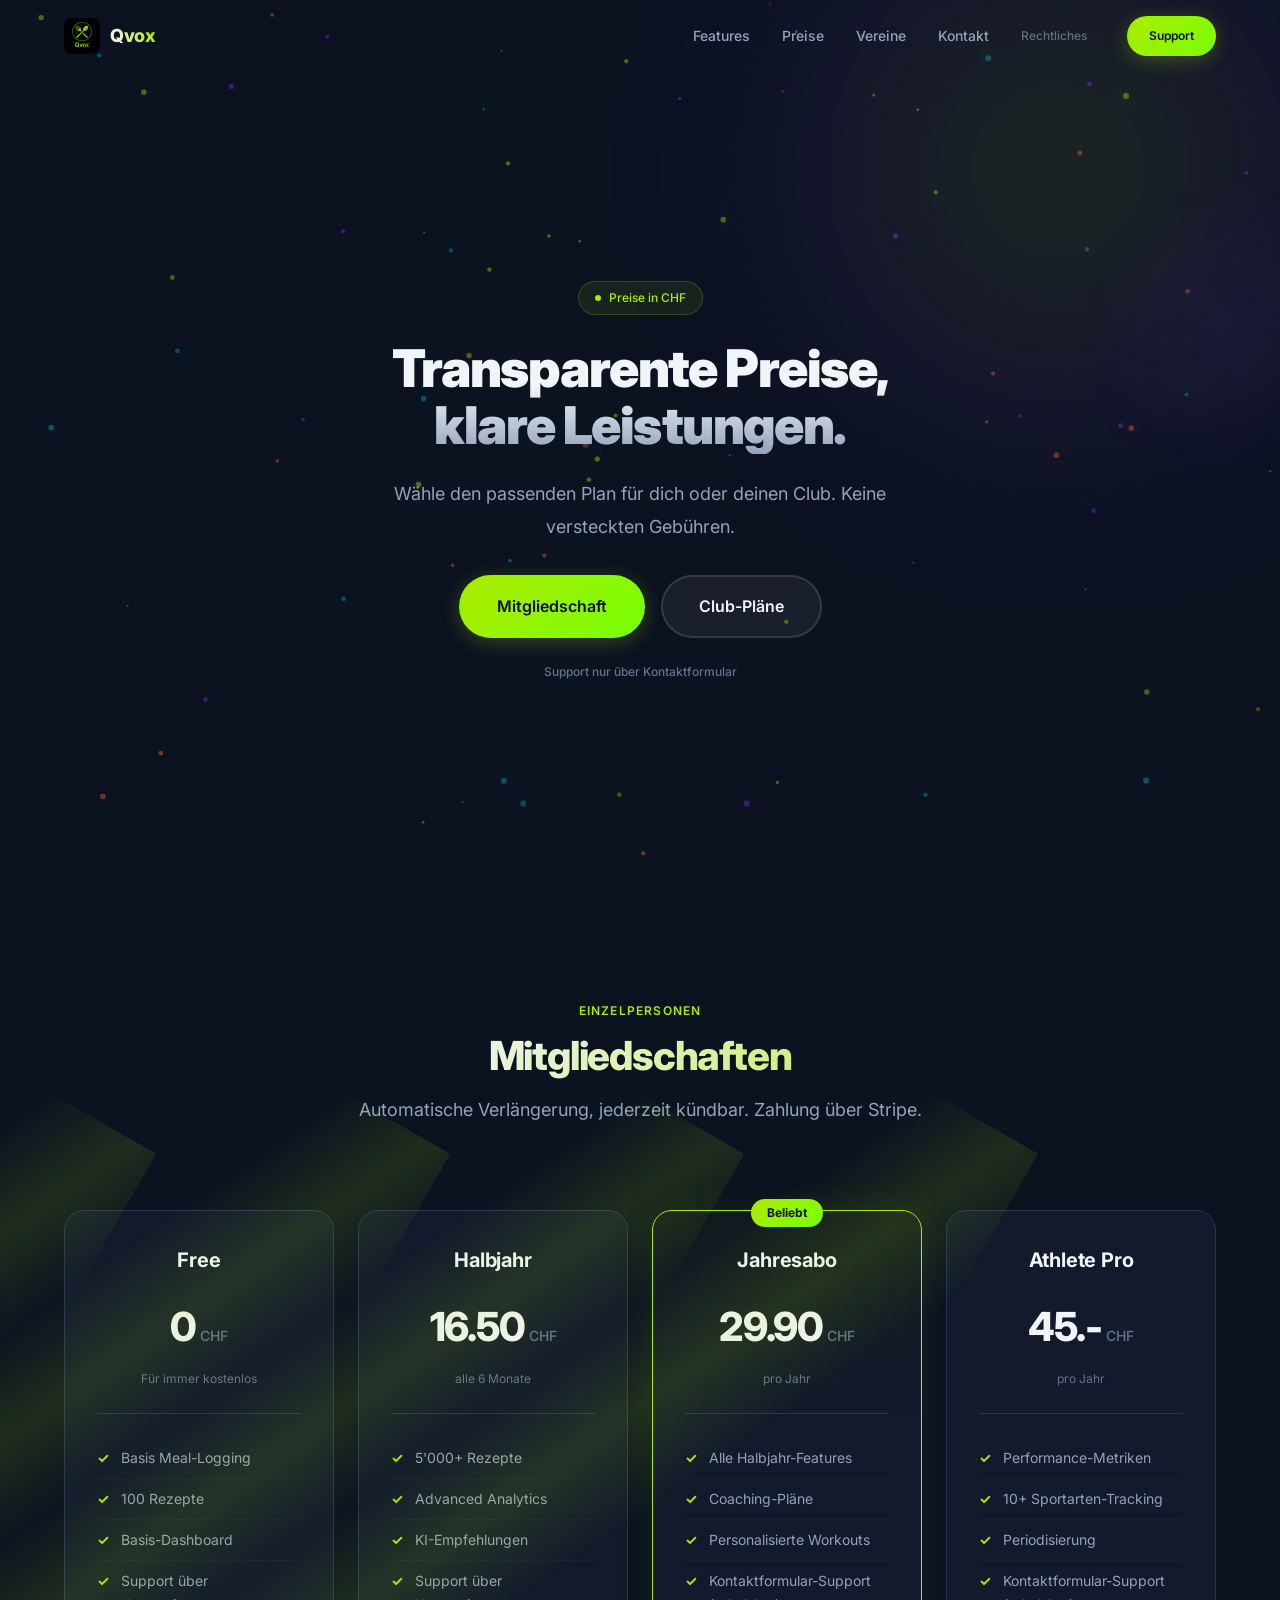
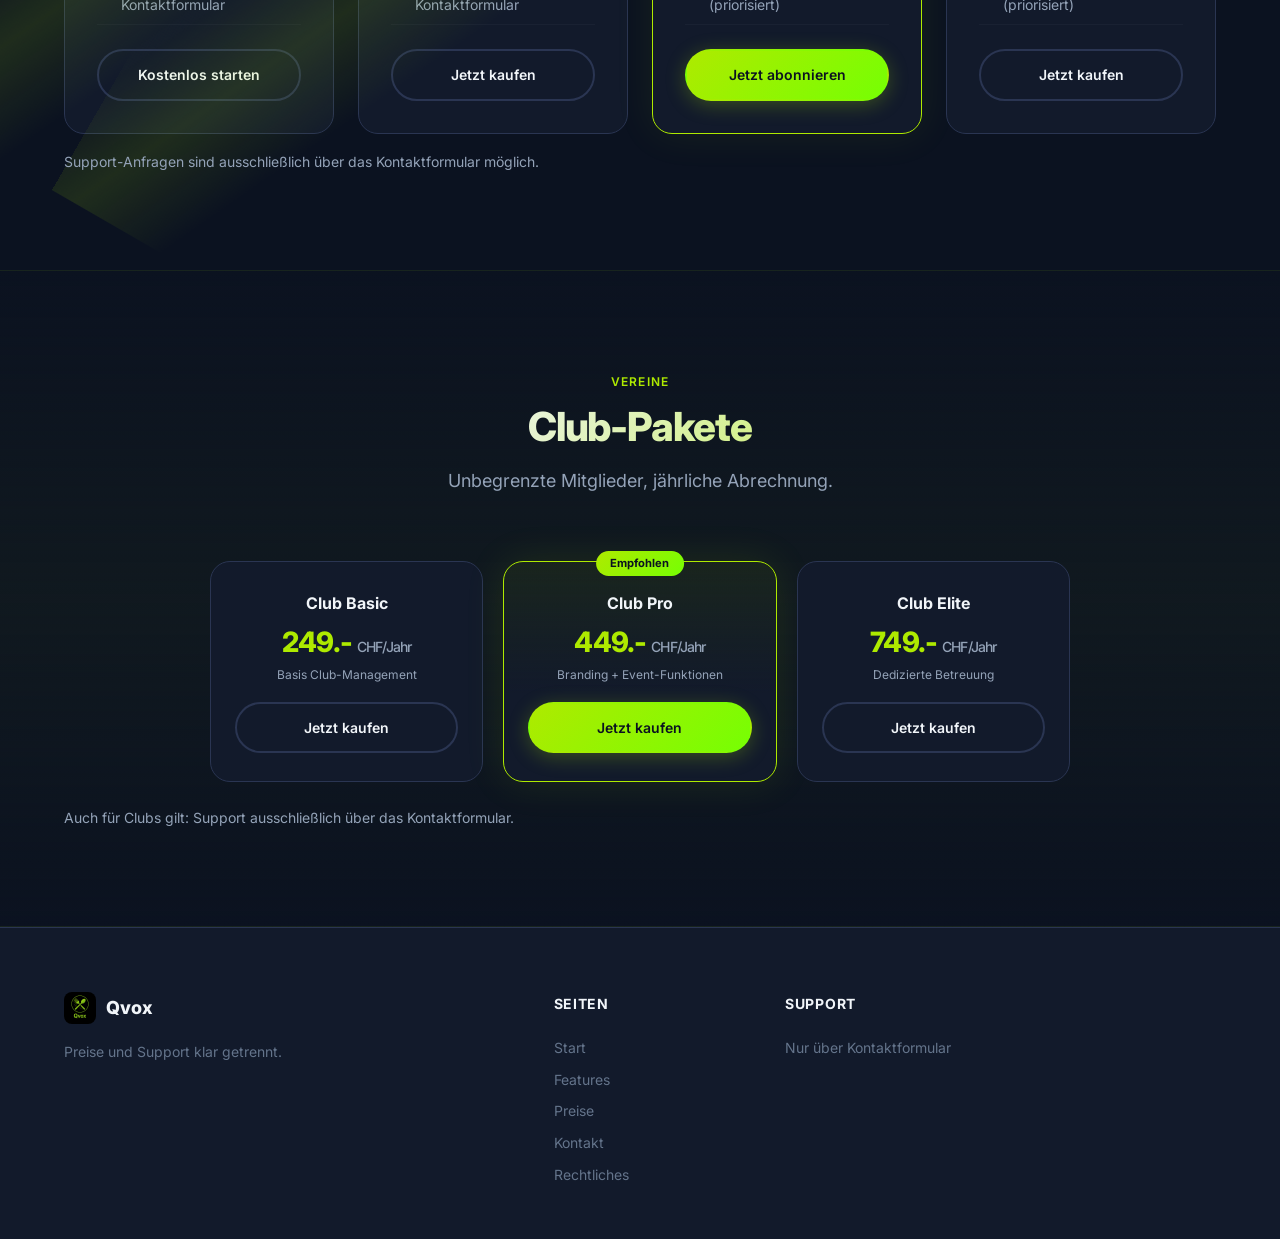
<file: preise/index.html>
<!doctype html>
<html lang="de">
<head>
  <meta charset="utf-8" />
  <meta name="viewport" content="width=device-width,initial-scale=1" />
  <title>Qvox Preise - Pläne für Einzelpersonen und Clubs</title>
  <meta name="description" content="Qvox Preisübersicht mit Free, Jahresplan, Athlete Pro und Club-Paketen. Transparente CHF-Preise und Stripe-Zahlung." />
  <link rel="canonical" href="https://qvox.ch/preise/" />
  <link rel="apple-touch-icon" href="qvox_logo.png" />
  <link rel="preconnect" href="https://fonts.googleapis.com" />
  <link rel="preconnect" href="https://fonts.gstatic.com" crossorigin />
  <link href="https://fonts.googleapis.com/css2?family=Inter:wght@400;500;600;700;800;900&display=swap" rel="stylesheet" />
  <link rel="stylesheet" href="../styles.css" />
  <link rel="stylesheet" href="../styles-inline.css" />
</head>
<body>
<header class="header" id="top">
  <div class="container header__inner">
    <a href="../index.html" class="header__logo">
      <img src="../qvox_logo.png" alt="Qvox" class="header__logo-img" />
      <span class="header__logo-text">Qvox</span>
    </a>
    <nav class="header__nav" id="mainNav">
      <a href="../features.html">Features</a>
      <a href="../preise/">Preise</a>
      <a href="../index.html#clubs">Vereine</a>
      <a href="../kontakt.html">Kontakt</a>
      <a href="../rechtliches.html" class="nav-legal">Rechtliches</a>
    </nav>
    <a href="../kontakt.html#support-form" class="btn btn--sm btn--primary header__cta">Support</a>
    <button class="header__burger" id="navToggle" aria-label="Menü öffnen">
      <span></span><span></span><span></span>
    </button>
  </div>
</header>

<main>
<section class="hero">
  <div class="hero__bg-glow"></div>
  <div class="container hero__inner">
    <div class="hero__content">
      <span class="hero__badge"><span class="hero__badge-dot"></span>Preise in CHF</span>
      <h1 class="hero__title">Transparente Preise,<br>klare Leistungen.</h1>
      <p class="hero__sub">Wähle den passenden Plan für dich oder deinen Club. Keine versteckten Gebühren.</p>
      <div class="hero__actions">
        <a href="#membership" class="btn btn--primary btn--lg">Mitgliedschaft</a>
        <a href="#clubs" class="btn btn--ghost btn--lg">Club-Pläne</a>
      </div>
      <p class="hero__trust">Support nur &uuml;ber Kontaktformular</p>
    </div>
  </div>
</section>

<section id="membership" class="pricing section">
  <div class="container">
    <div class="section__head reveal">
      <span class="section__eyebrow">Einzelpersonen</span>
      <h2 class="section__title">Mitgliedschaften</h2>
      <p class="section__sub">Automatische Verlängerung, jederzeit kündbar. Zahlung über Stripe.</p>
    </div>

    <div class="pricing__grid">
      <div class="price-card reveal">
        <div class="price-card__head">
          <h3>Free</h3>
          <div class="price-card__price"><span class="price-card__amount">0</span><span class="price-card__currency">CHF</span></div>
          <p class="price-card__period">Für immer kostenlos</p>
        </div>
        <ul class="price-card__features">
          <li>Basis Meal-Logging</li>
          <li>100 Rezepte</li>
          <li>Basis-Dashboard</li>
          <li>Support &uuml;ber Kontaktformular</li>
        </ul>
        <a href="https://qvox.ch/app/" class="btn btn--outline btn--block">Kostenlos starten</a>
      </div>

      <div class="price-card reveal">
        <div class="price-card__head">
          <h3>Halbjahr</h3>
          <div class="price-card__price"><span class="price-card__amount">16.50</span><span class="price-card__currency">CHF</span></div>
          <p class="price-card__period">alle 6 Monate</p>
        </div>
        <ul class="price-card__features">
          <li>5'000+ Rezepte</li>
          <li>Advanced Analytics</li>
          <li>KI-Empfehlungen</li>
          <li>Support &uuml;ber Kontaktformular</li>
        </ul>
        <a href="https://buy.stripe.com/aFa7sE4rUcBccEdaPtfMA00" target="_blank" rel="noopener" class="btn btn--outline btn--block">Jetzt kaufen</a>
      </div>

      <div class="price-card price-card--featured reveal">
        <span class="price-card__badge">Beliebt</span>
        <div class="price-card__head">
          <h3>Jahresabo</h3>
          <div class="price-card__price"><span class="price-card__amount">29.90</span><span class="price-card__currency">CHF</span></div>
          <p class="price-card__period">pro Jahr</p>
        </div>
        <ul class="price-card__features">
          <li>Alle Halbjahr-Features</li>
          <li>Coaching-Pläne</li>
          <li>Personalisierte Workouts</li>
          <li>Kontaktformular-Support (priorisiert)</li>
        </ul>
        <a href="https://buy.stripe.com/9B63co9MeeJk33D4r5fMA06" target="_blank" rel="noopener" class="btn btn--primary btn--block">Jetzt abonnieren</a>
      </div>

      <div class="price-card reveal">
        <div class="price-card__head">
          <h3>Athlete Pro</h3>
          <div class="price-card__price"><span class="price-card__amount">45.-</span><span class="price-card__currency">CHF</span></div>
          <p class="price-card__period">pro Jahr</p>
        </div>
        <ul class="price-card__features">
          <li>Performance-Metriken</li>
          <li>10+ Sportarten-Tracking</li>
          <li>Periodisierung</li>
          <li>Kontaktformular-Support (priorisiert)</li>
        </ul>
        <a href="https://buy.stripe.com/aFafZagaC30C5bLcXBfMA03" target="_blank" rel="noopener" class="btn btn--outline btn--block">Jetzt kaufen</a>
      </div>
    </div>

    <p class="pricing__support-note reveal">Support-Anfragen sind ausschlie&szlig;lich &uuml;ber das Kontaktformular m&ouml;glich.</p>
  </div>
</section>

<section id="clubs" class="clubs section">
  <div class="container">
    <div class="section__head reveal">
      <span class="section__eyebrow">Vereine</span>
      <h2 class="section__title">Club-Pakete</h2>
      <p class="section__sub">Unbegrenzte Mitglieder, jährliche Abrechnung.</p>
    </div>

    <div class="clubs__pricing-cards">
      <div class="clubs__plan">
        <div class="clubs__plan-name">Club Basic</div>
        <div class="clubs__plan-price">249.- <span>CHF/Jahr</span></div>
        <div class="clubs__plan-sub">Basis Club-Management</div>
        <a href="https://buy.stripe.com/fZuaEQ1fIat48nX4r5fMA04" target="_blank" rel="noopener" class="btn btn--outline">Jetzt kaufen</a>
      </div>
      <div class="clubs__plan clubs__plan--featured">
        <div class="clubs__plan-badge">Empfohlen</div>
        <div class="clubs__plan-name">Club Pro</div>
        <div class="clubs__plan-price">449.- <span>CHF/Jahr</span></div>
        <div class="clubs__plan-sub">Branding + Event-Funktionen</div>
        <a href="https://buy.stripe.com/cNi14g3nQcBceMl3n1fMA05" target="_blank" rel="noopener" class="btn btn--primary">Jetzt kaufen</a>
      </div>
      <div class="clubs__plan">
        <div class="clubs__plan-name">Club Elite</div>
        <div class="clubs__plan-price">749.- <span>CHF/Jahr</span></div>
        <div class="clubs__plan-sub">Dedizierte Betreuung</div>
        <a href="https://buy.stripe.com/4gMaEQ9Me44G6fPe1FfMA01" target="_blank" rel="noopener" class="btn btn--outline">Jetzt kaufen</a>
      </div>
    </div>
    <p class="pricing__support-note reveal">Auch f&uuml;r Clubs gilt: Support ausschlie&szlig;lich &uuml;ber das Kontaktformular.</p>
  </div>
</section>
</main>

<footer class="footer">
  <div class="container footer__inner">
    <div class="footer__brand">
      <a href="../index.html" class="footer__logo">
        <img src="../qvox_logo.png" alt="Qvox" class="footer__logo-img" />
        <span>Qvox</span>
      </a>
      <p class="footer__tagline">Preise und Support klar getrennt.</p>
    </div>
    <div class="footer__links">
      <div class="footer__col">
        <h4>Seiten</h4>
        <a href="../index.html">Start</a>
        <a href="../features.html">Features</a>
        <a href="../preise/">Preise</a>
        <a href="../kontakt.html">Kontakt</a>
        <a href="../rechtliches.html">Rechtliches</a>
      </div>
      <div class="footer__col">
        <h4>Support</h4>
        <a href="../kontakt.html#support-form">Nur &uuml;ber Kontaktformular</a>
      </div>
    </div>
  </div>
</footer>

<script src="../script.js"></script>
</body>
</html>
</file>
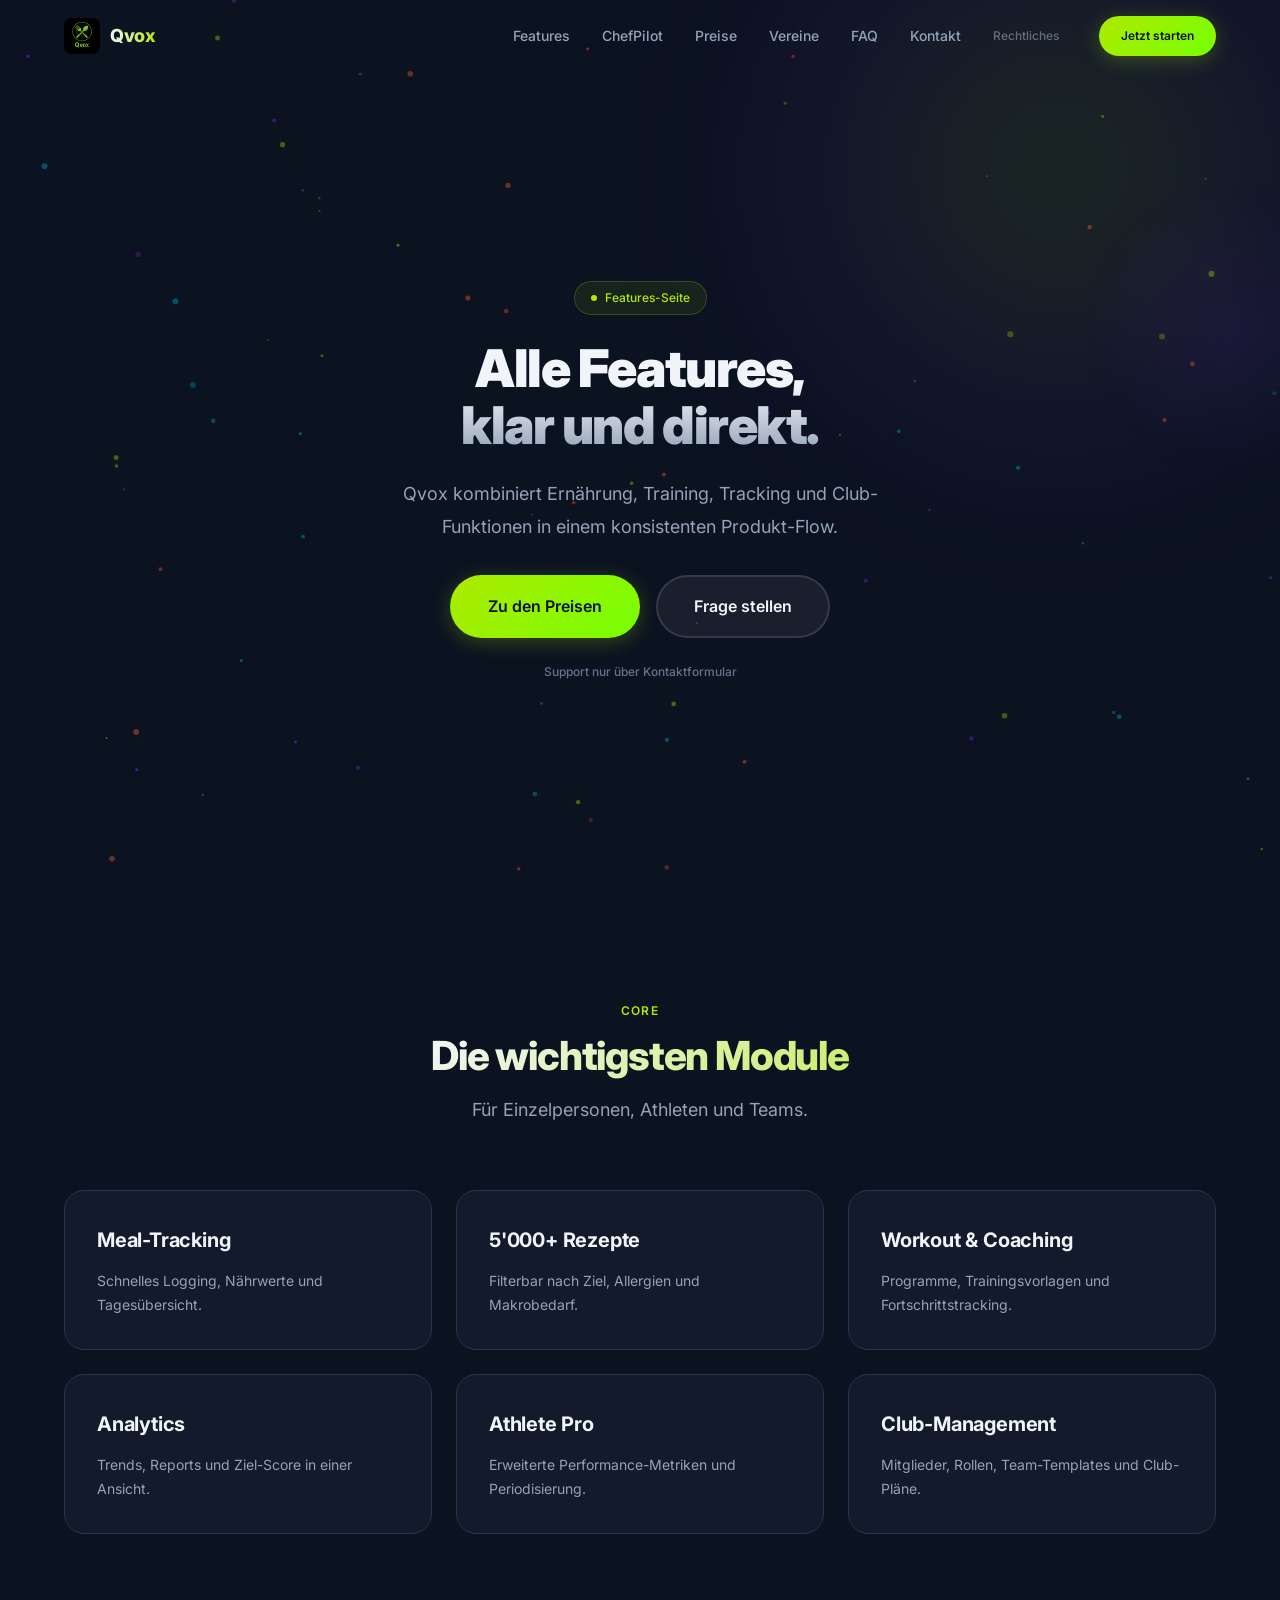
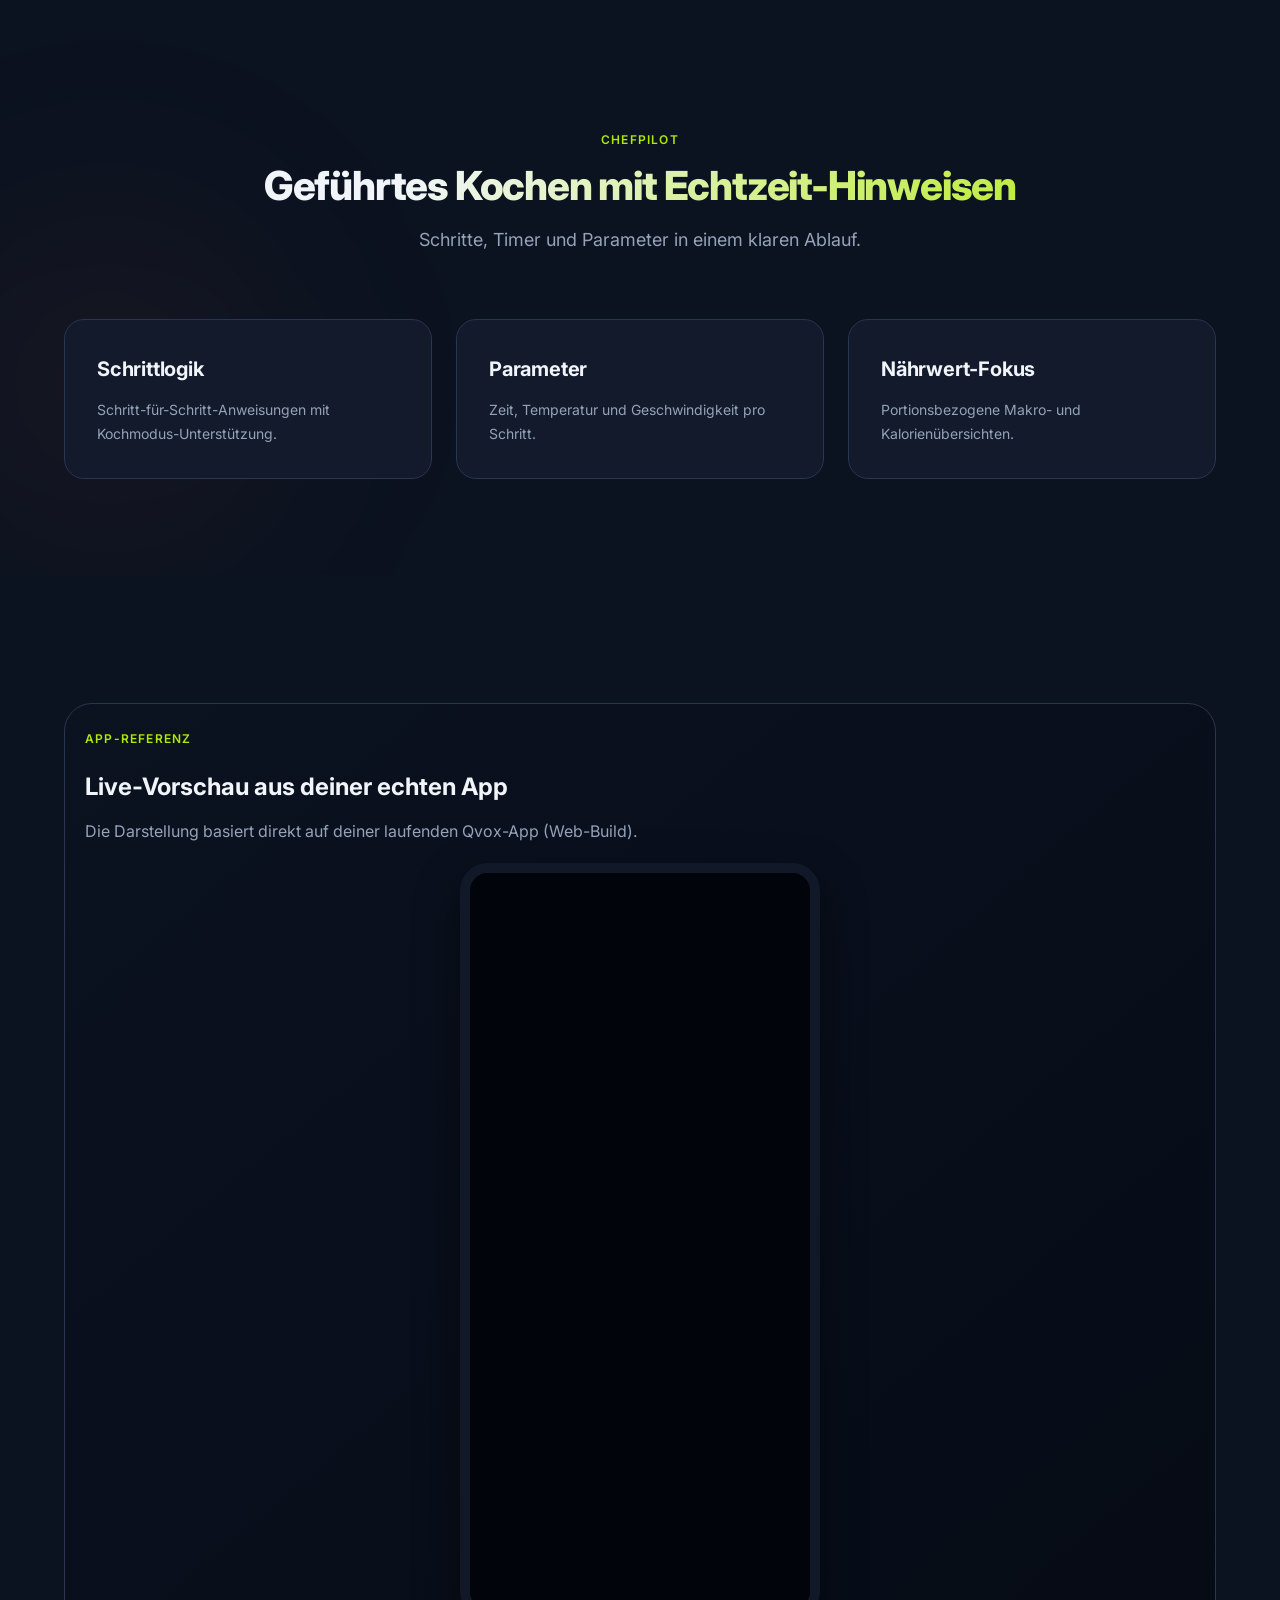
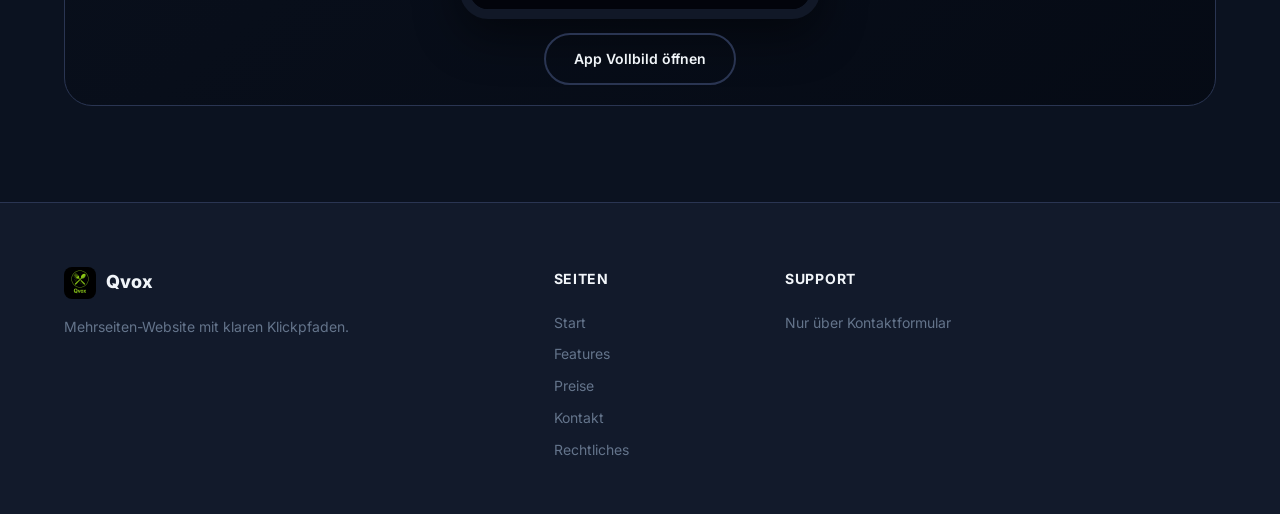
<file: features.html>
<!doctype html>
<html lang="de">
<head>
  <meta charset="utf-8" />
  <meta name="viewport" content="width=device-width,initial-scale=1" />
  <title>Qvox Features - Ernährung, Training, Analytics</title>
  <meta name="description" content="Alle Qvox Features auf einen Blick: Ernährung, Training, Analytics, ChefPilot und Live-App-Vorschau." />
  <link rel="canonical" href="https://qvox.ch/features.html" />
  <link rel="apple-touch-icon" href="qvox_logo.png" />
  <link rel="preconnect" href="https://fonts.googleapis.com" />
  <link rel="preconnect" href="https://fonts.gstatic.com" crossorigin />
  <link href="https://fonts.googleapis.com/css2?family=Inter:wght@400;500;600;700;800;900&display=swap" rel="stylesheet" />
  <link rel="stylesheet" href="styles.css" />
  <link rel="stylesheet" href="styles-inline.css" />
</head>
<body>
<header class="header" id="top">
  <div class="container header__inner">
    <a href="index.html" class="header__logo">
      <img src="qvox_logo.png" alt="Qvox" class="header__logo-img" />
      <span class="header__logo-text">Qvox</span>
    </a>
    <nav class="header__nav" id="mainNav">
      <a href="features.html">Features</a>
      <a href="features.html#chefpilot">ChefPilot</a>
      <a href="preise/">Preise</a>
      <a href="index.html#clubs">Vereine</a>
      <a href="index.html#faq">FAQ</a>
      <a href="kontakt.html">Kontakt</a>
      <a href="rechtliches.html" class="nav-legal">Rechtliches</a>
    </nav>
    <a href="preise/" class="btn btn--sm btn--primary header__cta">Jetzt starten</a>
    <button class="header__burger" id="navToggle" aria-label="Menü öffnen">
      <span></span><span></span><span></span>
    </button>
  </div>
</header>

<main>
<section class="hero">
  <div class="hero__bg-glow"></div>
  <div class="container hero__inner">
    <div class="hero__content">
      <span class="hero__badge"><span class="hero__badge-dot"></span>Features-Seite</span>
      <h1 class="hero__title">Alle Features,<br>klar und direkt.</h1>
      <p class="hero__sub">Qvox kombiniert Ernährung, Training, Tracking und Club-Funktionen in einem konsistenten Produkt-Flow.</p>
      <div class="hero__actions">
        <a href="preise/" class="btn btn--primary btn--lg">Zu den Preisen</a>
        <a href="kontakt.html" class="btn btn--ghost btn--lg">Frage stellen</a>
      </div>
      <p class="hero__trust">Support nur &uuml;ber Kontaktformular</p>
    </div>
  </div>
</section>

<section class="features section" id="core">
  <div class="container">
    <div class="section__head reveal">
      <span class="section__eyebrow">Core</span>
      <h2 class="section__title">Die wichtigsten Module</h2>
      <p class="section__sub">Für Einzelpersonen, Athleten und Teams.</p>
    </div>
    <div class="features__grid">
      <article class="feature-card reveal">
        <h3>Meal-Tracking</h3>
        <p>Schnelles Logging, Nährwerte und Tagesübersicht.</p>
      </article>
      <article class="feature-card reveal">
        <h3>5'000+ Rezepte</h3>
        <p>Filterbar nach Ziel, Allergien und Makrobedarf.</p>
      </article>
      <article class="feature-card reveal">
        <h3>Workout & Coaching</h3>
        <p>Programme, Trainingsvorlagen und Fortschrittstracking.</p>
      </article>
      <article class="feature-card reveal">
        <h3>Analytics</h3>
        <p>Trends, Reports und Ziel-Score in einer Ansicht.</p>
      </article>
      <article class="feature-card reveal">
        <h3>Athlete Pro</h3>
        <p>Erweiterte Performance-Metriken und Periodisierung.</p>
      </article>
      <article class="feature-card reveal">
        <h3>Club-Management</h3>
        <p>Mitglieder, Rollen, Team-Templates und Club-Pläne.</p>
      </article>
    </div>
  </div>
</section>

<section id="chefpilot" class="chefpilot section">
  <div class="container">
    <div class="section__head reveal">
      <span class="section__eyebrow">ChefPilot</span>
      <h2 class="section__title">Geführtes Kochen mit Echtzeit-Hinweisen</h2>
      <p class="section__sub">Schritte, Timer und Parameter in einem klaren Ablauf.</p>
    </div>
    <div class="features__grid">
      <article class="feature-card reveal">
        <h3>Schrittlogik</h3>
        <p>Schritt-für-Schritt-Anweisungen mit Kochmodus-Unterstützung.</p>
      </article>
      <article class="feature-card reveal">
        <h3>Parameter</h3>
        <p>Zeit, Temperatur und Geschwindigkeit pro Schritt.</p>
      </article>
      <article class="feature-card reveal">
        <h3>Nährwert-Fokus</h3>
        <p>Portionsbezogene Makro- und Kalorienübersichten.</p>
      </article>
    </div>
  </div>
</section>

<section id="app-preview" class="section">
  <div class="container">
    <div class="app-preview reveal">
      <div class="app-preview__head">
        <span class="section__eyebrow">App-Referenz</span>
        <h3>Live-Vorschau aus deiner echten App</h3>
        <p>Die Darstellung basiert direkt auf deiner laufenden Qvox-App (Web-Build).</p>
      </div>
      <div class="app-preview__frame-wrap">
        <div class="app-preview__frame">
          <iframe src="https://qvox.ch/app/" title="Qvox Live App Vorschau" loading="lazy" referrerpolicy="no-referrer"></iframe>
        </div>
        <a href="https://qvox.ch/app/" class="btn btn--outline" target="_blank" rel="noopener">App Vollbild öffnen</a>
      </div>
    </div>
  </div>
</section>
</main>

<footer class="footer">
  <div class="container footer__inner">
    <div class="footer__brand">
      <a href="index.html" class="footer__logo">
        <img src="qvox_logo.png" alt="Qvox" class="footer__logo-img" />
        <span>Qvox</span>
      </a>
      <p class="footer__tagline">Mehrseiten-Website mit klaren Klickpfaden.</p>
    </div>
    <div class="footer__links">
      <div class="footer__col">
        <h4>Seiten</h4>
        <a href="index.html">Start</a>
        <a href="features.html">Features</a>
        <a href="preise/">Preise</a>
        <a href="kontakt.html">Kontakt</a>
        <a href="rechtliches.html">Rechtliches</a>
      </div>
      <div class="footer__col">
        <h4>Support</h4>
        <a href="kontakt.html#support-form">Nur &uuml;ber Kontaktformular</a>
      </div>
    </div>
  </div>
</footer>

<script src="script.js"></script>
</body>
</html>
</file>
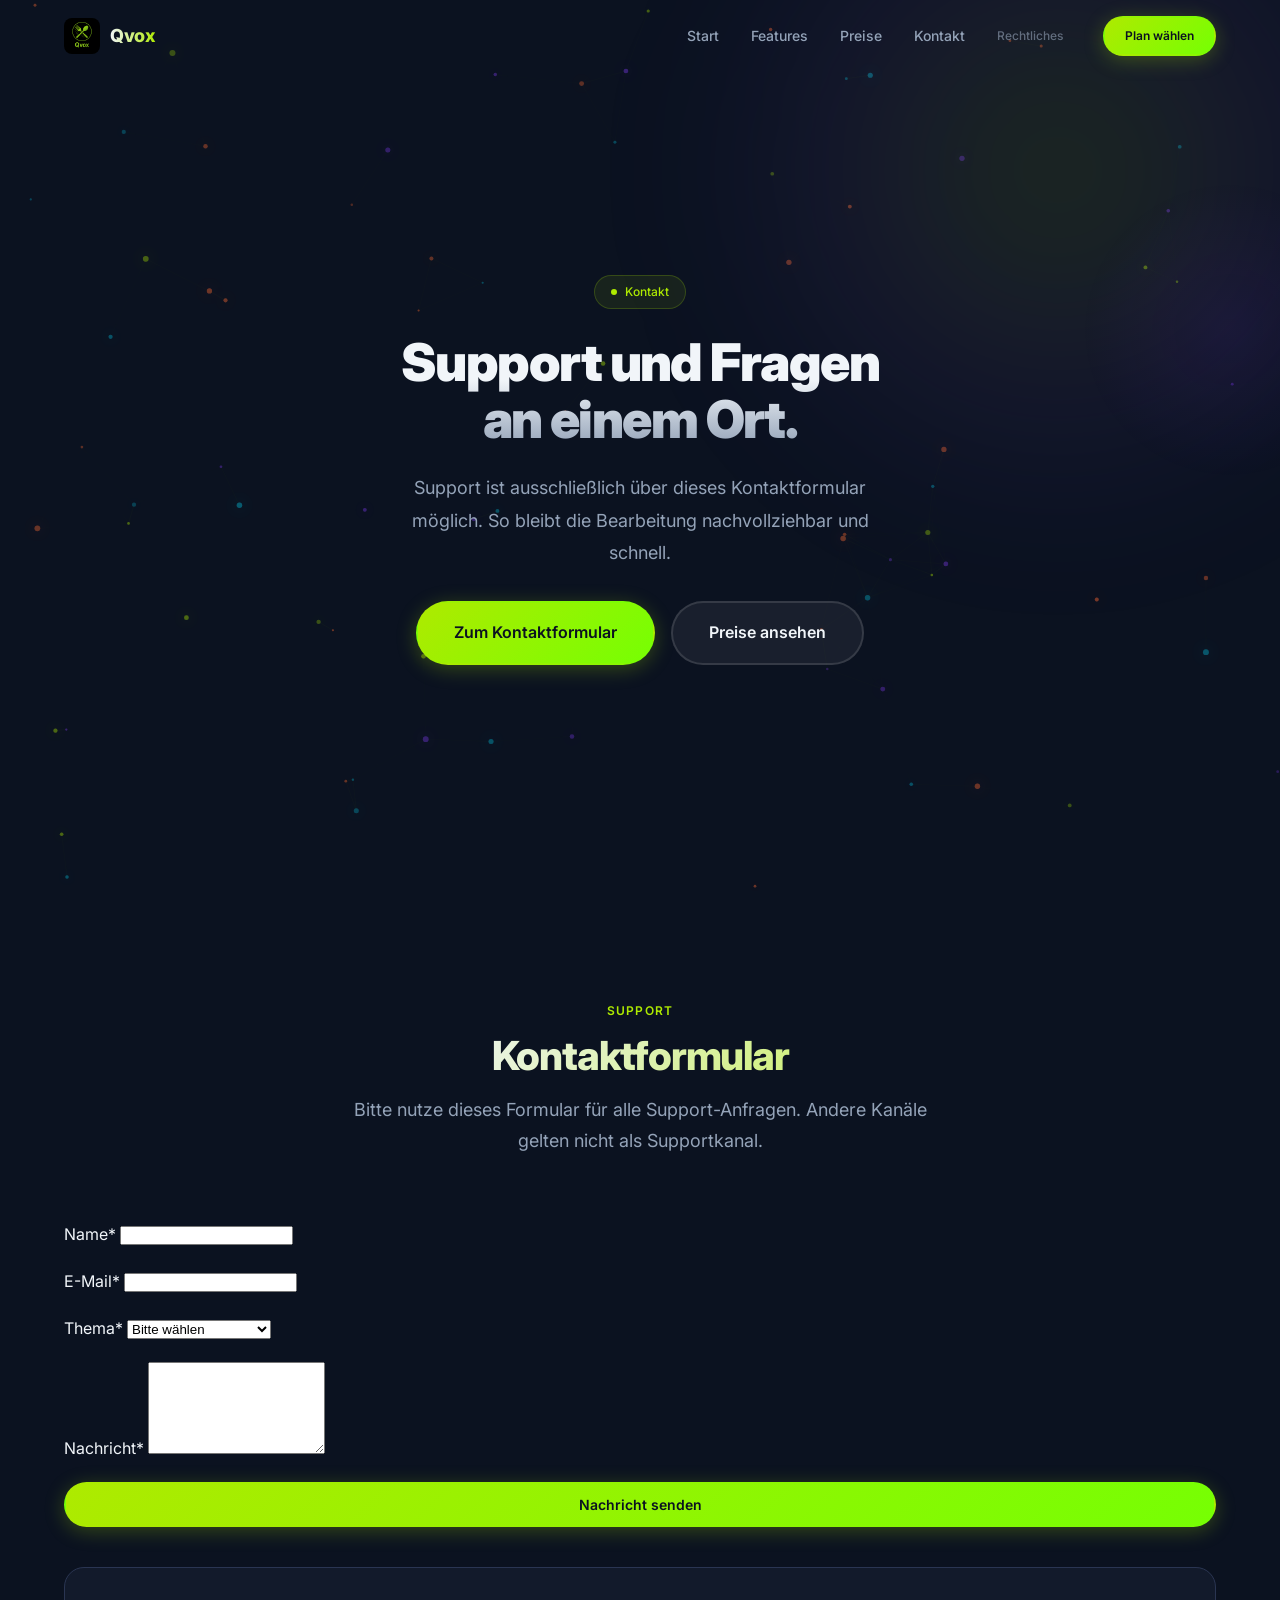
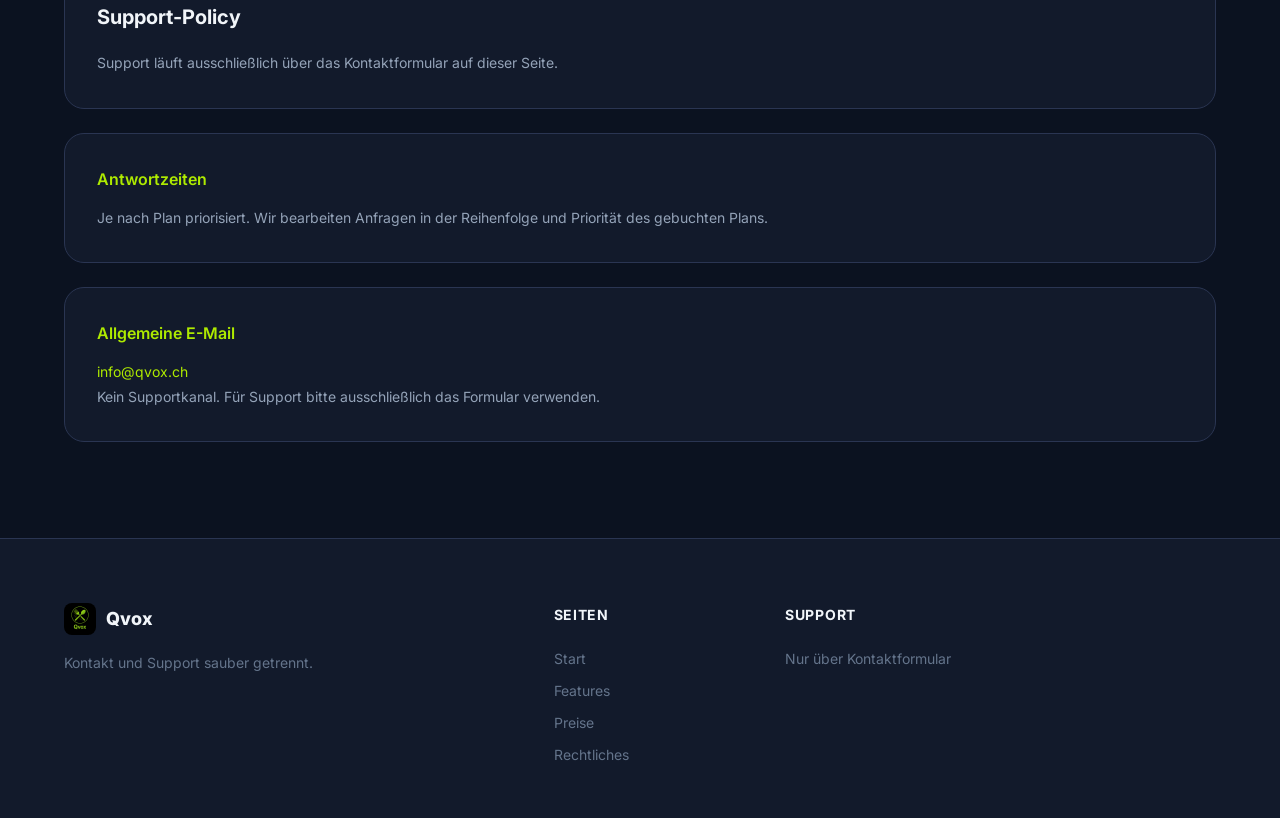
<file: kontakt.html>
<!doctype html>
<html lang="de">
<head>
  <meta charset="utf-8" />
  <meta name="viewport" content="width=device-width,initial-scale=1" />
  <title>Qvox Kontakt - Support &uuml;ber Kontaktformular</title>
  <meta name="description" content="Kontakt zu Qvox. Support-Anfragen werden ausschlie&szlig;lich &uuml;ber das Kontaktformular bearbeitet." />
  <link rel="canonical" href="https://qvox.ch/kontakt.html" />
  <link rel="apple-touch-icon" href="qvox_logo.png" />
  <link rel="preconnect" href="https://fonts.googleapis.com" />
  <link rel="preconnect" href="https://fonts.gstatic.com" crossorigin />
  <link href="https://fonts.googleapis.com/css2?family=Inter:wght@400;500;600;700;800;900&display=swap" rel="stylesheet" />
  <link rel="stylesheet" href="styles.css" />
  <link rel="stylesheet" href="styles-inline.css" />
</head>
<body>
<header class="header" id="top">
  <div class="container header__inner">
    <a href="index.html" class="header__logo">
      <img src="qvox_logo.png" alt="Qvox" class="header__logo-img" />
      <span class="header__logo-text">Qvox</span>
    </a>
    <nav class="header__nav" id="mainNav">
      <a href="index.html">Start</a>
      <a href="features.html">Features</a>
      <a href="preise/">Preise</a>
      <a href="kontakt.html">Kontakt</a>
      <a href="rechtliches.html" class="nav-legal">Rechtliches</a>
    </nav>
    <a href="preise/" class="btn btn--sm btn--primary header__cta">Plan wählen</a>
    <button class="header__burger" id="navToggle" aria-label="Menü öffnen">
      <span></span><span></span><span></span>
    </button>
  </div>
</header>

<main>
<section class="hero">
  <div class="hero__bg-glow"></div>
  <div class="container hero__inner">
    <div class="hero__content">
      <span class="hero__badge"><span class="hero__badge-dot"></span>Kontakt</span>
      <h1 class="hero__title">Support und Fragen<br>an einem Ort.</h1>
      <p class="hero__sub">Support ist ausschlie&szlig;lich &uuml;ber dieses Kontaktformular m&ouml;glich. So bleibt die Bearbeitung nachvollziehbar und schnell.</p>
      <div class="hero__actions">
        <a href="#support-form" class="btn btn--primary btn--lg">Zum Kontaktformular</a>
        <a href="preise/" class="btn btn--ghost btn--lg">Preise ansehen</a>
      </div>
    </div>
  </div>
</section>

<section id="support-form" class="contact section">
  <div class="container">
    <div class="section__head reveal">
      <span class="section__eyebrow">Support</span>
      <h2 class="section__title">Kontaktformular</h2>
      <p class="section__sub">Bitte nutze dieses Formular für alle Support-Anfragen. Andere Kanäle gelten nicht als Supportkanal.</p>
    </div>

    <div class="contact__layout">
      <form id="contactForm" class="contact__form reveal" action="https://formsubmit.co/info@qvox.ch" method="POST">
        <input type="hidden" name="_subject" value="QVOX Supportanfrage" />
        <input type="hidden" name="_captcha" value="false" />
        <input type="hidden" name="_template" value="table" />
        <input type="hidden" name="_next" value="https://qvox.ch/kontakt.html?sent=1" />

        <div class="field">
          <label for="name">Name*</label>
          <input type="text" id="name" name="name" required />
        </div>
        <div class="field">
          <label for="email">E-Mail*</label>
          <input type="email" id="email" name="email" required />
        </div>
        <div class="field">
          <label for="topic">Thema*</label>
          <select id="topic" name="topic" required>
            <option value="">Bitte wählen</option>
            <option>Technischer Support</option>
            <option>Abo / Zahlung</option>
            <option>Club / Team</option>
            <option>Kooperation</option>
            <option>Allgemeine Anfrage</option>
          </select>
        </div>
        <div class="field">
          <label for="message">Nachricht*</label>
          <textarea id="message" name="message" rows="6" required></textarea>
        </div>
        <button type="submit" class="btn btn--primary btn--block">Nachricht senden</button>
        <p id="formMsg" class="form-msg" aria-live="polite"></p>
      </form>

      <aside class="contact__info reveal">
        <div class="contact__info-card">
          <h3>Support-Policy</h3>
          <p>Support l&auml;uft ausschlie&szlig;lich &uuml;ber das Kontaktformular auf dieser Seite.</p>
        </div>
        <div class="contact__info-card">
          <h4>Antwortzeiten</h4>
          <p>Je nach Plan priorisiert. Wir bearbeiten Anfragen in der Reihenfolge und Priorität des gebuchten Plans.</p>
        </div>
        <div class="contact__info-card">
          <h4>Allgemeine E-Mail</h4>
          <p><a href="mailto:info@qvox.ch">info@qvox.ch</a><br>Kein Supportkanal. F&uuml;r Support bitte ausschlie&szlig;lich das Formular verwenden.</p>
        </div>
      </aside>
    </div>
  </div>
</section>
</main>

<footer class="footer">
  <div class="container footer__inner">
    <div class="footer__brand">
      <a href="index.html" class="footer__logo">
        <img src="qvox_logo.png" alt="Qvox" class="footer__logo-img" />
        <span>Qvox</span>
      </a>
      <p class="footer__tagline">Kontakt und Support sauber getrennt.</p>
    </div>
    <div class="footer__links">
      <div class="footer__col">
        <h4>Seiten</h4>
        <a href="index.html">Start</a>
        <a href="features.html">Features</a>
        <a href="preise/">Preise</a>
        <a href="rechtliches.html">Rechtliches</a>
      </div>
      <div class="footer__col">
        <h4>Support</h4>
        <a href="kontakt.html#support-form">Nur &uuml;ber Kontaktformular</a>
      </div>
    </div>
  </div>
</footer>

<script src="script.js"></script>
</body>
</html>
</file>
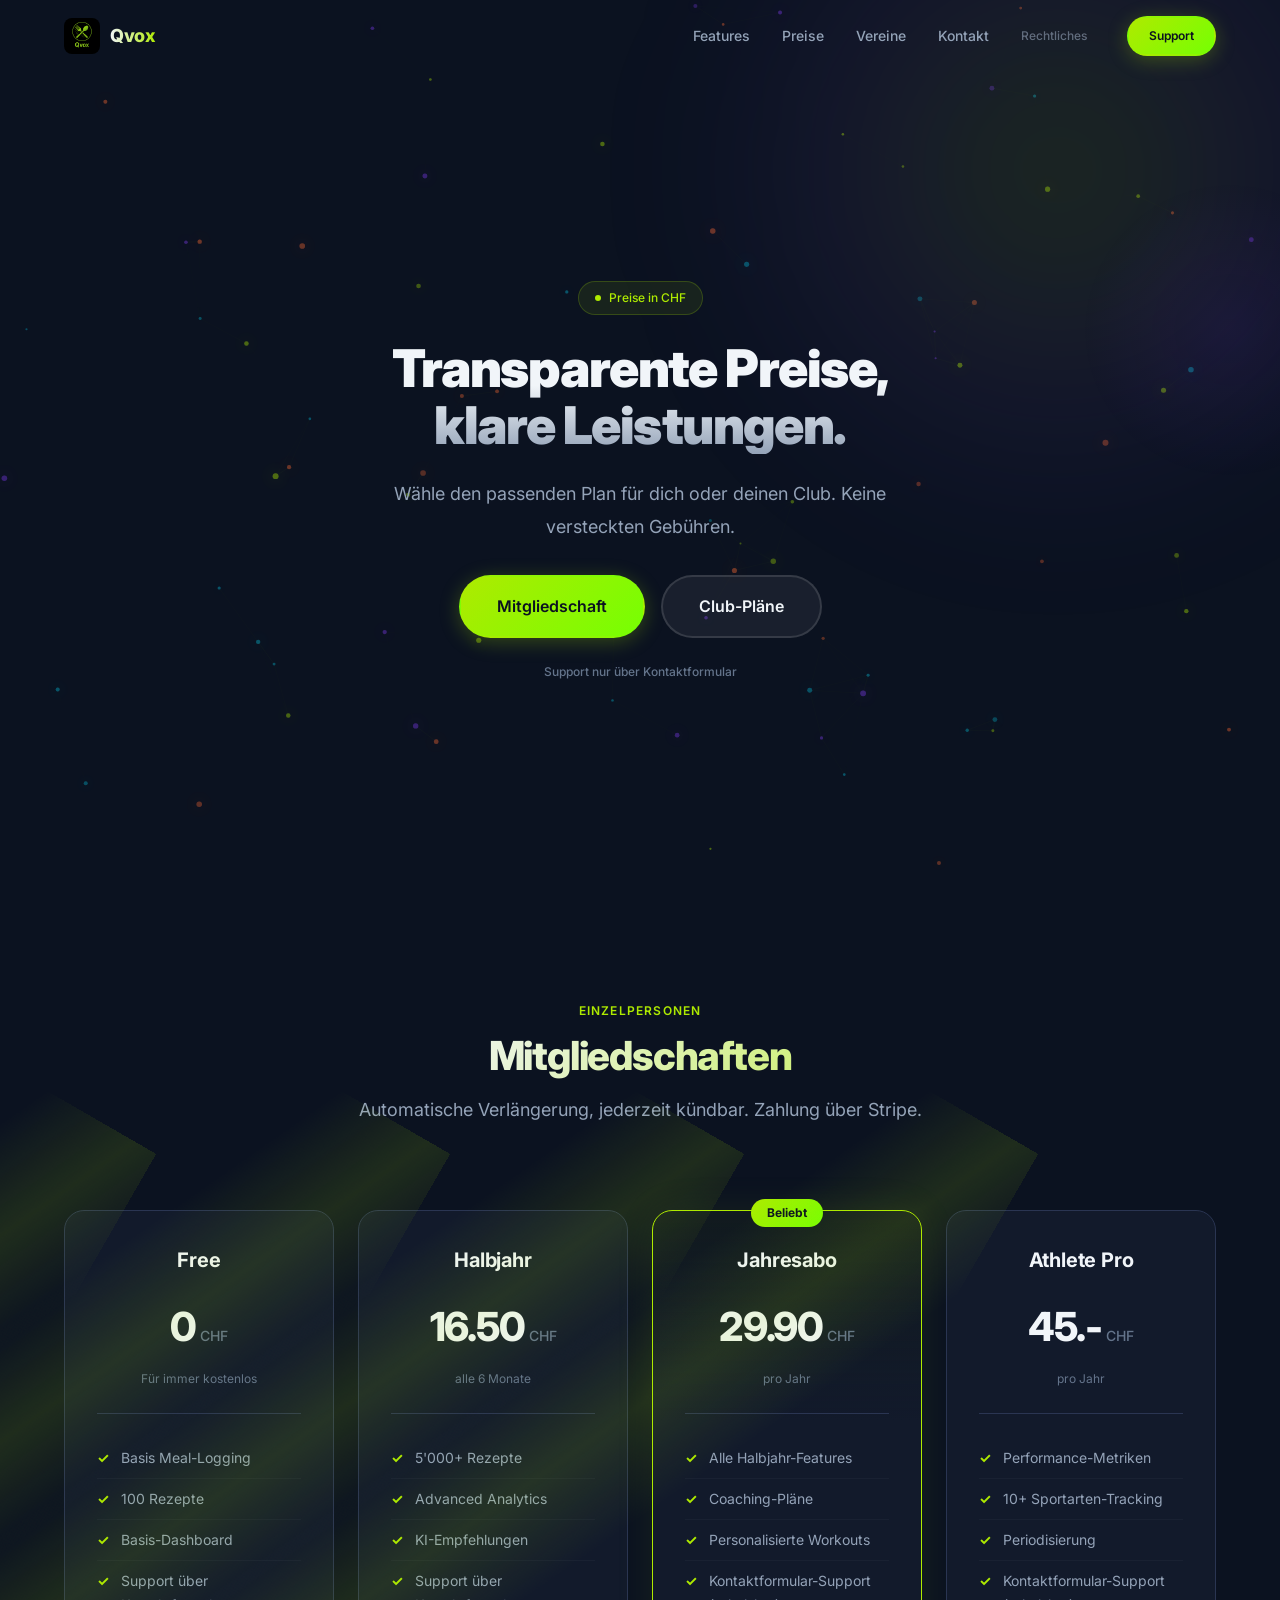
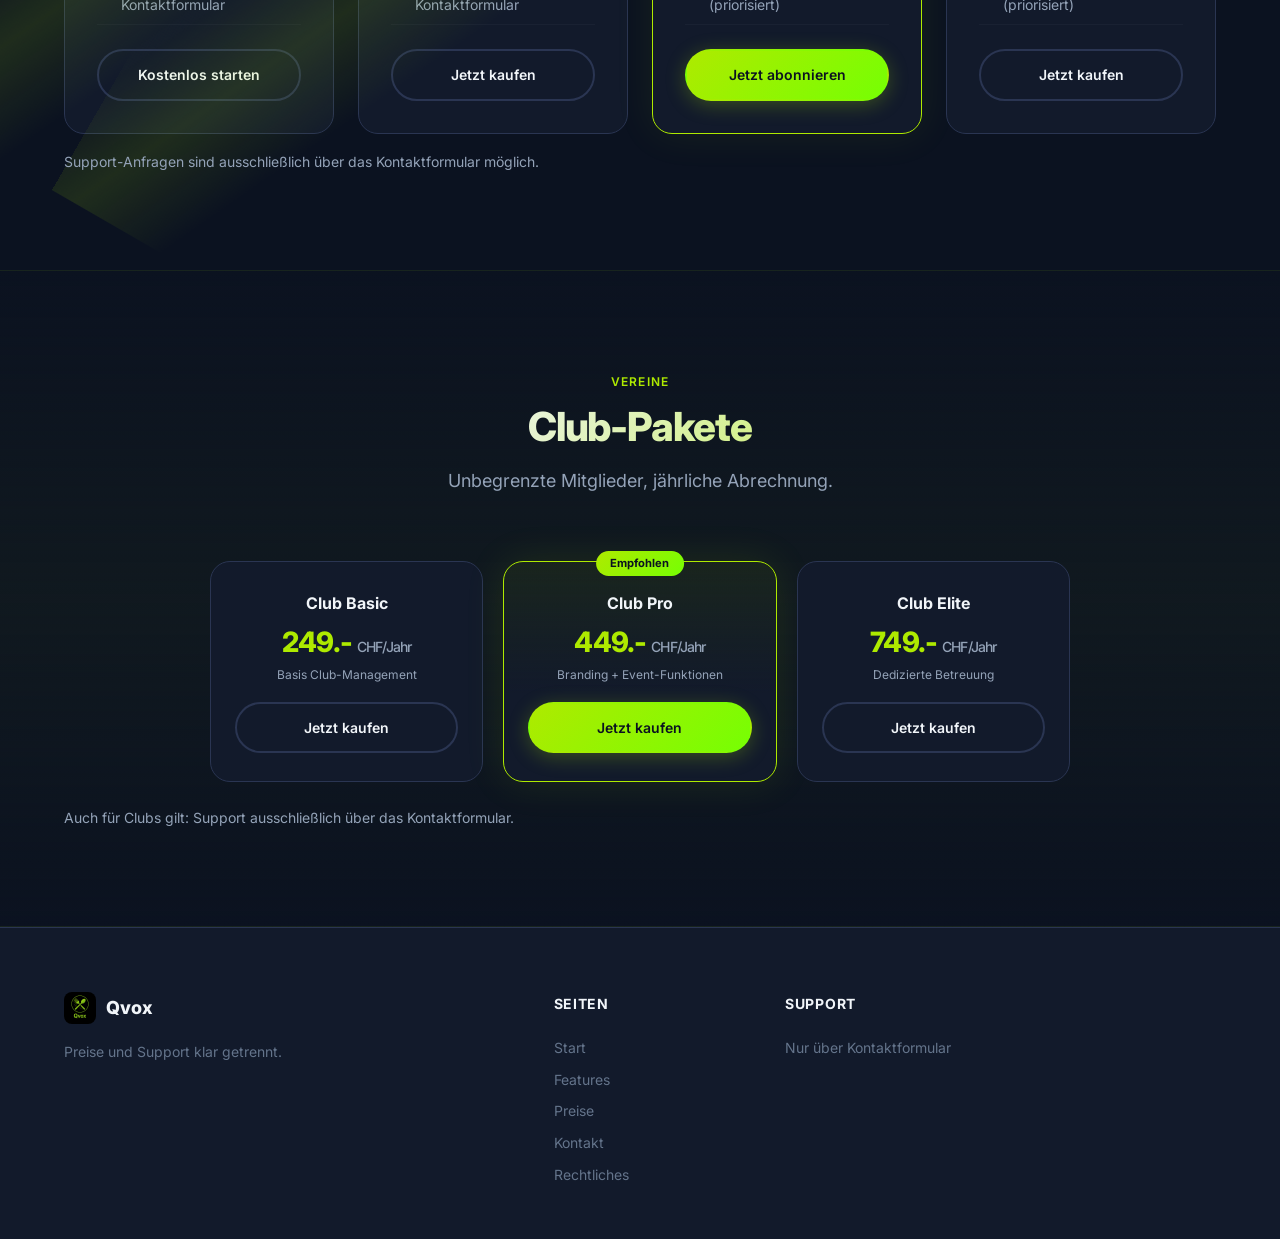
<file: preise.html>
﻿<!doctype html>
<html lang="de">
<head>
  <meta charset="utf-8" />
  <meta name="viewport" content="width=device-width, initial-scale=1" />
  <title>Weiterleitung - Qvox Preise</title>
  <meta http-equiv="refresh" content="0; url=preise/" />
  <link rel="canonical" href="https://mbalde1234.github.io/Qvox/preise/" />
  <script>window.location.replace('preise/');</script>
</head>
<body>
  <p>Weiterleitung zu <a href="preise/">Qvox Preise</a> ...</p>
</body>
</html>
</file>
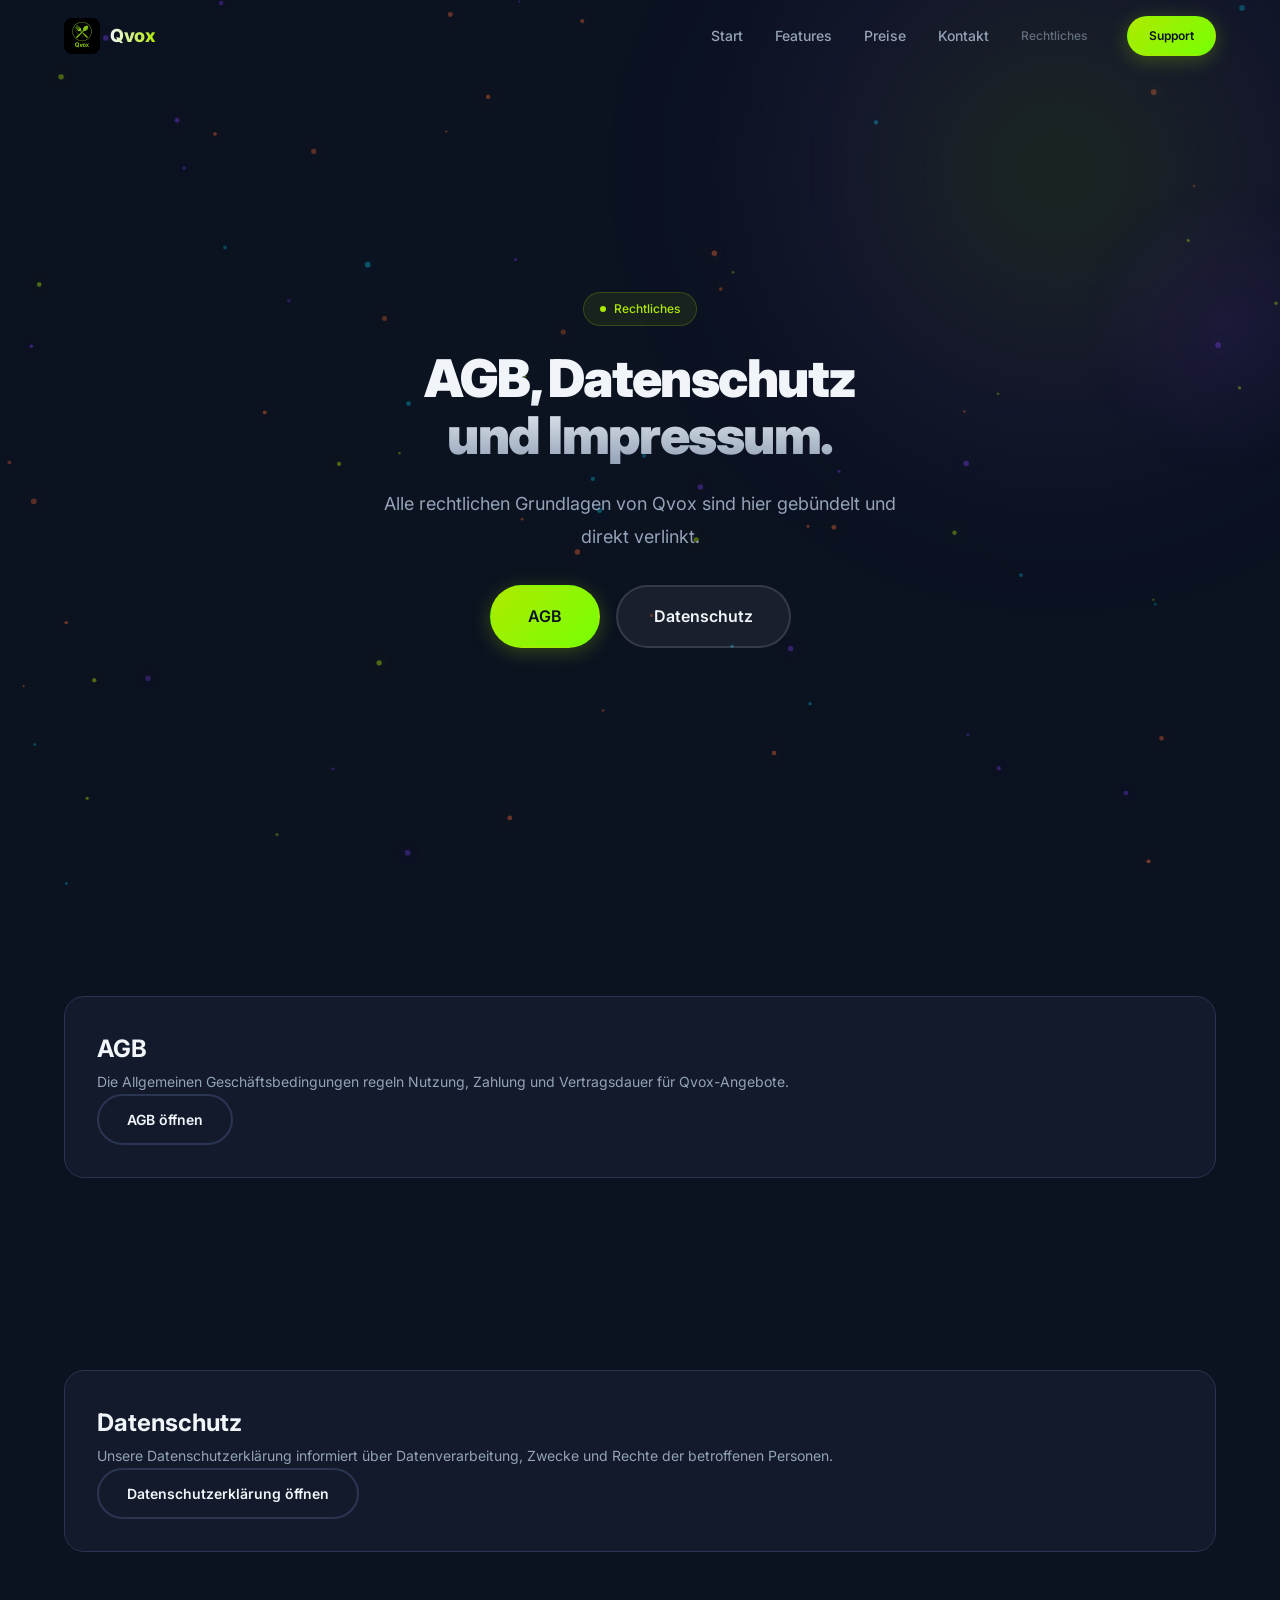
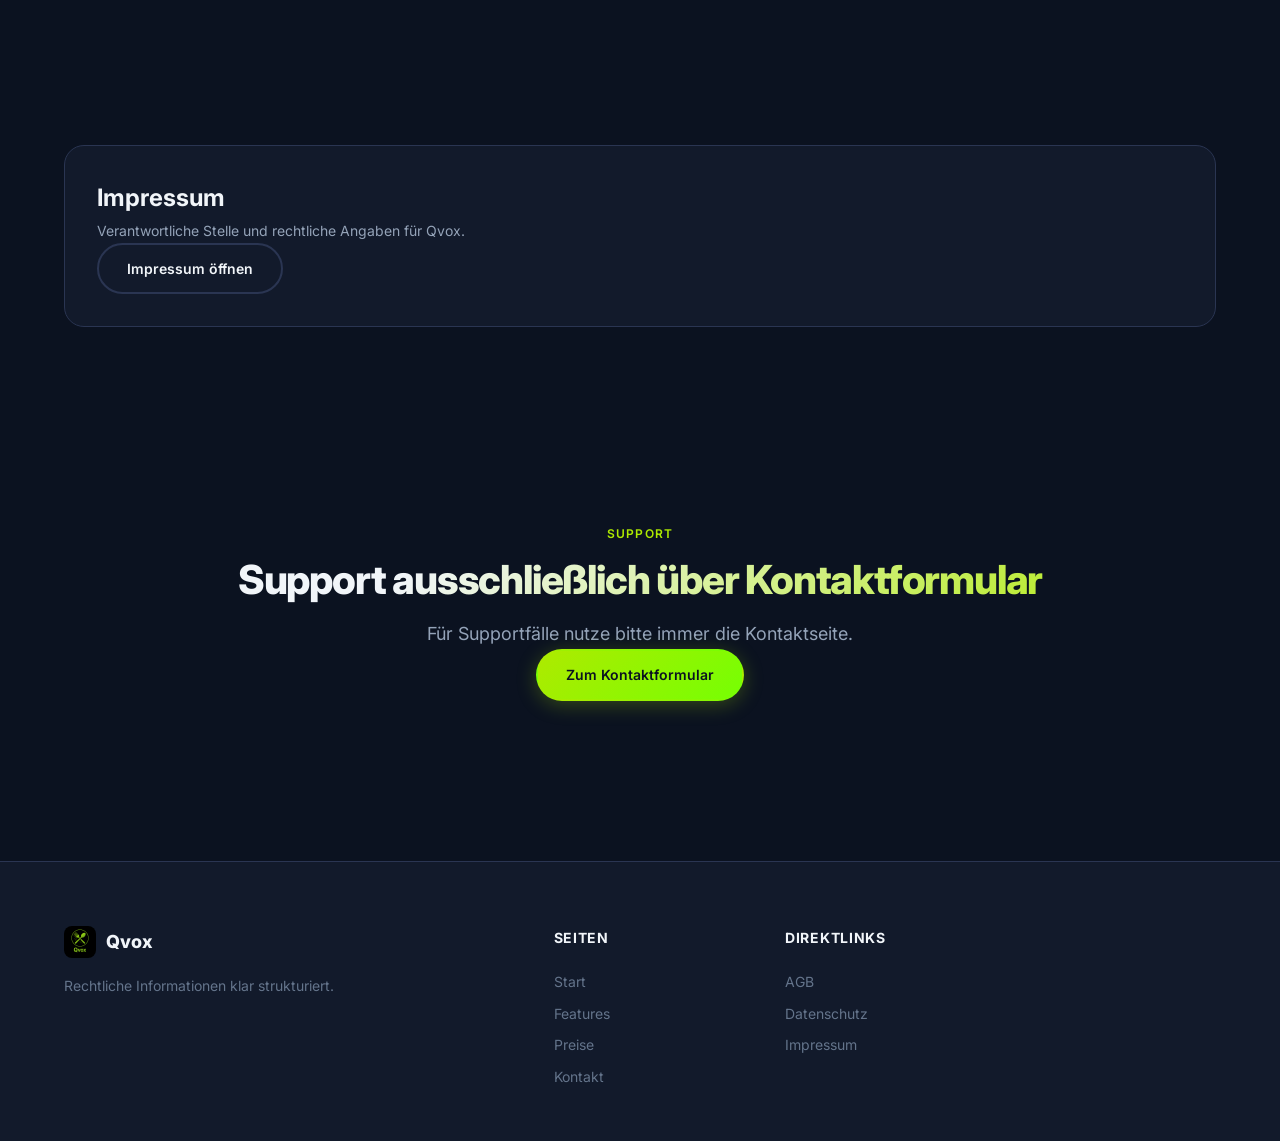
<file: rechtliches.html>
<!doctype html>
<html lang="de">
<head>
  <meta charset="utf-8" />
  <meta name="viewport" content="width=device-width,initial-scale=1" />
  <title>Qvox Rechtliches - AGB, Datenschutz, Impressum</title>
  <meta name="description" content="Rechtliche Informationen zu Qvox: AGB, Datenschutz und Impressum auf einer eigenen Seite." />
  <link rel="canonical" href="https://qvox.ch/rechtliches.html" />
  <link rel="apple-touch-icon" href="qvox_logo.png" />
  <link rel="preconnect" href="https://fonts.googleapis.com" />
  <link rel="preconnect" href="https://fonts.gstatic.com" crossorigin />
  <link href="https://fonts.googleapis.com/css2?family=Inter:wght@400;500;600;700;800;900&display=swap" rel="stylesheet" />
  <link rel="stylesheet" href="styles.css" />
  <link rel="stylesheet" href="styles-inline.css" />
</head>
<body>
<header class="header" id="top">
  <div class="container header__inner">
    <a href="index.html" class="header__logo">
      <img src="qvox_logo.png" alt="Qvox" class="header__logo-img" />
      <span class="header__logo-text">Qvox</span>
    </a>
    <nav class="header__nav" id="mainNav">
      <a href="index.html">Start</a>
      <a href="features.html">Features</a>
      <a href="preise/">Preise</a>
      <a href="kontakt.html">Kontakt</a>
      <a href="rechtliches.html" class="nav-legal">Rechtliches</a>
    </nav>
    <a href="kontakt.html#support-form" class="btn btn--sm btn--primary header__cta">Support</a>
    <button class="header__burger" id="navToggle" aria-label="Menü öffnen">
      <span></span><span></span><span></span>
    </button>
  </div>
</header>

<main>
<section class="hero">
  <div class="hero__bg-glow"></div>
  <div class="container hero__inner">
    <div class="hero__content">
      <span class="hero__badge"><span class="hero__badge-dot"></span>Rechtliches</span>
      <h1 class="hero__title">AGB, Datenschutz<br>und Impressum.</h1>
      <p class="hero__sub">Alle rechtlichen Grundlagen von Qvox sind hier gebündelt und direkt verlinkt.</p>
      <div class="hero__actions">
        <a href="#agb" class="btn btn--primary btn--lg">AGB</a>
        <a href="#datenschutz" class="btn btn--ghost btn--lg">Datenschutz</a>
      </div>
    </div>
  </div>
</section>

<section id="agb" class="section">
  <div class="container">
    <div class="feature-card reveal">
      <h2>AGB</h2>
      <p>Die Allgemeinen Geschäftsbedingungen regeln Nutzung, Zahlung und Vertragsdauer für Qvox-Angebote.</p>
      <a href="AGB.md" class="btn btn--outline">AGB öffnen</a>
    </div>
  </div>
</section>

<section id="datenschutz" class="section">
  <div class="container">
    <div class="feature-card reveal">
      <h2>Datenschutz</h2>
      <p>Unsere Datenschutzerklärung informiert über Datenverarbeitung, Zwecke und Rechte der betroffenen Personen.</p>
      <a href="Datenschutzerklaerung.md" class="btn btn--outline">Datenschutzerklärung öffnen</a>
    </div>
  </div>
</section>

<section id="impressum" class="section">
  <div class="container">
    <div class="feature-card reveal">
      <h2>Impressum</h2>
      <p>Verantwortliche Stelle und rechtliche Angaben für Qvox.</p>
      <a href="Impressum.md" class="btn btn--outline">Impressum öffnen</a>
    </div>
  </div>
</section>

<section class="contact section">
  <div class="container">
    <div class="section__head reveal">
      <span class="section__eyebrow">Support</span>
      <h2 class="section__title">Support ausschlie&szlig;lich &uuml;ber Kontaktformular</h2>
      <p class="section__sub">Für Supportfälle nutze bitte immer die Kontaktseite.</p>
      <a href="kontakt.html#support-form" class="btn btn--primary">Zum Kontaktformular</a>
    </div>
  </div>
</section>
</main>

<footer class="footer">
  <div class="container footer__inner">
    <div class="footer__brand">
      <a href="index.html" class="footer__logo">
        <img src="qvox_logo.png" alt="Qvox" class="footer__logo-img" />
        <span>Qvox</span>
      </a>
      <p class="footer__tagline">Rechtliche Informationen klar strukturiert.</p>
    </div>
    <div class="footer__links">
      <div class="footer__col">
        <h4>Seiten</h4>
        <a href="index.html">Start</a>
        <a href="features.html">Features</a>
        <a href="preise/">Preise</a>
        <a href="kontakt.html">Kontakt</a>
      </div>
      <div class="footer__col">
        <h4>Direktlinks</h4>
        <a href="#agb">AGB</a>
        <a href="#datenschutz">Datenschutz</a>
        <a href="#impressum">Impressum</a>
      </div>
    </div>
  </div>
</footer>

<script src="script.js"></script>
</body>
</html>
</file>
<file: styles.css>
﻿/* ═══════════════════════════════════════════════════
  Qvox — Professional Landing Page Styles
   Inspired by YAZIO.com clean modern aesthetic
   ═══════════════════════════════════════════════════ */

/* ── Reset & Custom Properties ── */
*,*::before,*::after{box-sizing:border-box;margin:0;padding:0}

:root{
  /* Brand palette (from app_theme.dart) */
  --bg:        #0B1220;
  --surface:   #121A2B;
  --surface2:  #17213A;
  --outline:   #2A3552;
  --lime:      #AEEA00;
  --lime2:     #76FF03;
  --violet:    #7C3AED;
  --violet2:   #A855F7;
  --cyan:      #06B6D4;
  --cyan2:     #22D3EE;
  --danger:    #EF4444;
  --text:      #F1F5F9;
  --text2:     #94A3B8;
  --text3:     #64748B;

  /* Typography */
  --font: 'Inter', -apple-system, BlinkMacSystemFont, 'Segoe UI', sans-serif;
  --fs-xs:   .75rem;
  --fs-sm:   .875rem;
  --fs-base: 1rem;
  --fs-lg:   1.125rem;
  --fs-xl:   1.25rem;
  --fs-2xl:  1.5rem;
  --fs-3xl:  2rem;
  --fs-4xl:  2.5rem;
  --fs-5xl:  3.25rem;
  --fs-6xl:  4rem;

  /* Spacing */
  --container: 1200px;
  --gap: 1.5rem;
  --section-y: 6rem;

  /* Misc */
  --radius:   12px;
  --radius-lg: 20px;
  --radius-xl: 28px;
  --shadow:   0 4px 24px rgba(0,0,0,.3);
  --shadow-lg: 0 8px 48px rgba(0,0,0,.4);
  --transition: .3s cubic-bezier(.4,0,.2,1);
}

html{
  scroll-behavior:smooth;
  -webkit-font-smoothing:antialiased;
  -moz-osx-font-smoothing:grayscale;
}

body{
  font-family:var(--font);
  font-size:var(--fs-base);
  line-height:1.7;
  color:var(--text);
  background:var(--bg);
  overflow-x:hidden;
}

img{max-width:100%;height:auto;display:block}
a{color:var(--lime);text-decoration:none;transition:color var(--transition)}
a:hover{color:var(--lime2)}

.container{
  max-width:var(--container);
  margin:0 auto;
  padding:0 1.5rem;
}

/* ── Scroll Reveal ── */
.reveal{
  opacity:0;
  transform:translateY(30px);
  transition:opacity .7s cubic-bezier(.4,0,.2,1), transform .7s cubic-bezier(.4,0,.2,1);
}
.reveal.visible{
  opacity:1;
  transform:translateY(0);
}
.reveal--delay{transition-delay:.2s}

/* ── BUTTONS ── */
.btn{
  display:inline-flex;
  align-items:center;
  justify-content:center;
  gap:.5rem;
  font-family:var(--font);
  font-weight:600;
  font-size:var(--fs-sm);
  border:2px solid transparent;
  border-radius:50px;
  padding:.75rem 1.75rem;
  cursor:pointer;
  transition:all var(--transition);
  text-decoration:none;
  white-space:nowrap;
}
.btn--primary{
  background:linear-gradient(135deg,var(--lime),var(--lime2));
  color:var(--bg);
  border-color:transparent;
  box-shadow:0 4px 20px rgba(174,234,0,.25);
}
.btn--primary:hover{
  transform:translateY(-2px);
  box-shadow:0 8px 32px rgba(174,234,0,.4);
  color:var(--bg);
}
.btn--outline{
  background:transparent;
  color:var(--text);
  border-color:var(--outline);
}
.btn--outline:hover{
  border-color:var(--lime);
  color:var(--lime);
  transform:translateY(-2px);
}
.btn--ghost{
  background:rgba(255,255,255,.06);
  color:var(--text);
  border-color:rgba(255,255,255,.12);
  backdrop-filter:blur(8px);
}
.btn--ghost:hover{
  background:rgba(255,255,255,.12);
  border-color:rgba(255,255,255,.2);
  transform:translateY(-2px);
  color:var(--text);
}
.btn--lg{padding:1rem 2.25rem;font-size:var(--fs-base)}
.btn--sm{padding:.5rem 1.25rem;font-size:var(--fs-xs)}
.btn--block{width:100%;text-align:center}

/* ── HEADER ── */
.header{
  position:fixed;
  top:0;left:0;right:0;
  z-index:1000;
  padding:1rem 0;
  transition:all var(--transition);
}
.header.scrolled{
  background:rgba(11,18,32,.92);
  backdrop-filter:blur(20px) saturate(1.8);
  border-bottom:1px solid rgba(255,255,255,.06);
  padding:.75rem 0;
}
.header__inner{
  display:flex;
  align-items:center;
  justify-content:space-between;
  gap:2rem;
}
.header__logo{
  display:flex;
  align-items:center;
  gap:.625rem;
  text-decoration:none;
  flex-shrink:0;
}
.header__logo-img{
  width:36px;
  height:36px;
  border-radius:8px;
}
.header__logo-text{
  font-weight:800;
  font-size:var(--fs-lg);
  color:var(--text);
  letter-spacing:-.02em;
}
.accent{
  background:linear-gradient(135deg,var(--lime),var(--lime2));
  -webkit-background-clip:text;
  -webkit-text-fill-color:transparent;
  background-clip:text;
}
.header__nav{
  display:flex;
  align-items:center;
  gap:2rem;
  margin-left:auto;
}
.header__nav a{
  color:var(--text2);
  font-size:var(--fs-sm);
  font-weight:500;
  transition:color var(--transition);
  text-decoration:none;
}
.header__nav a:hover{color:var(--text)}
.nav-legal{opacity:.6;font-size:var(--fs-xs) !important}
.header__cta{margin-left:.5rem}

.header__burger{
  display:none;
  flex-direction:column;
  gap:5px;
  background:none;
  border:none;
  cursor:pointer;
  padding:4px;
  margin-left:auto;
  -webkit-tap-highlight-color:transparent;
}
.header__burger span{
  display:block;
  width:22px;height:2px;
  background:var(--text);
  border-radius:2px;
  transition:transform .35s cubic-bezier(.4,.01,.165,.99),
             opacity  .25s cubic-bezier(.4,.01,.165,.99);
  will-change:transform,opacity;
  transform-origin:center center;
}

/* ── HERO ── */
.hero{
  position:relative;
  min-height:100vh;
  display:flex;
  align-items:center;
  padding:8rem 0 4rem;
  overflow:hidden;
}
.hero__bg-glow{
  position:absolute;
  top:-20%;right:-10%;
  width:700px;height:700px;
  border-radius:50%;
  background:radial-gradient(circle,rgba(174,234,0,.12) 0%,rgba(124,58,237,.08) 50%,transparent 70%);
  filter:blur(80px);
  pointer-events:none;
  animation:glowPulse 8s ease-in-out infinite;
}
@keyframes glowPulse{
  0%,100%{transform:scale(1);opacity:.8}
  50%{transform:scale(1.15);opacity:1}
}
.hero__inner{
  display:grid;
  grid-template-columns:1fr 1fr;
  gap:4rem;
  align-items:center;
}
.hero__badge{
  display:inline-flex;
  align-items:center;
  gap:.5rem;
  background:rgba(174,234,0,.08);
  border:1px solid rgba(174,234,0,.2);
  padding:.375rem 1rem;
  border-radius:50px;
  font-size:var(--fs-xs);
  font-weight:500;
  color:var(--lime);
  margin-bottom:1.5rem;
}
.hero__badge-dot{
  width:6px;height:6px;
  background:var(--lime);
  border-radius:50%;
  animation:dotPulse 2s ease-in-out infinite;
}
@keyframes dotPulse{
  0%,100%{opacity:1}
  50%{opacity:.3}
}
.hero__title{
  font-size:var(--fs-5xl);
  font-weight:900;
  line-height:1.1;
  letter-spacing:-.03em;
  margin-bottom:1.5rem;
  background:linear-gradient(180deg,var(--text) 40%,var(--text2) 100%);
  -webkit-background-clip:text;
  -webkit-text-fill-color:transparent;
  background-clip:text;
}
.hero__sub{
  font-size:var(--fs-lg);
  color:var(--text2);
  max-width:520px;
  margin-bottom:2rem;
  line-height:1.8;
}
.hero__actions{
  display:flex;
  gap:1rem;
  flex-wrap:wrap;
  margin-bottom:1.5rem;
}
.hero__trust{
  font-size:var(--fs-xs);
  color:var(--text3);
  font-weight:500;
}

/* Phone Mockup */
.hero__phone{
  width:300px;
  margin:0 auto;
  background:linear-gradient(145deg,#1a2236,#0f1729);
  border-radius:32px;
  padding:10px;
  border:1px solid rgba(255,255,255,.08);
  box-shadow:
    0 24px 80px rgba(0,0,0,.5),
    0 0 0 1px rgba(255,255,255,.04),
    0 0 100px rgba(174,234,0,.04),
    inset 0 1px 0 rgba(255,255,255,.06);
  animation:phoneFloat 6s ease-in-out infinite;
  position:relative;
}
.hero__phone::before{
  content:'';
  position:absolute;
  top:10px;left:50%;transform:translateX(-50%);
  width:80px;height:22px;
  background:#0B1220;
  border-radius:0 0 14px 14px;
  z-index:5;
}
@keyframes phoneFloat{
  0%,100%{transform:translateY(0)}
  50%{transform:translateY(-14px)}
}
.hero__phone-screen{
  background:var(--bg);
  border-radius:24px;
  padding:1.25rem 1rem .75rem;
  min-height:560px;
  display:flex;
  flex-direction:column;
  gap:.75rem;
  overflow:hidden;
  position:relative;
}

/* Status Bar */
.phone-statusbar{
  display:flex;
  justify-content:space-between;
  align-items:center;
  font-size:10px;
  color:var(--text2);
  font-weight:600;
  padding:0 .25rem;
  margin-bottom:.25rem;
}
.phone-statusbar__icons{display:flex;gap:.5rem;align-items:center;font-size:9px}
.phone-signal{letter-spacing:-2px;font-size:7px}
.phone-wifi{font-size:8px}
.phone-battery{font-weight:700}

/* App Header */
.phone-app-header{
  display:flex;
  align-items:center;
  gap:.5rem;
  padding:0 .125rem;
}
.hero__phone-logo{
  width:28px;height:28px;
  border-radius:8px;
  box-shadow:0 2px 8px rgba(0,0,0,.3);
}
.phone-app-title{
  font-size:12px;
  color:var(--text2);
  font-weight:500;
}
.phone-app-title strong{color:var(--lime);font-weight:700}

/* Calorie Ring */
.phone-ring-section{
  position:relative;
  display:flex;
  align-items:center;
  justify-content:center;
  padding:.5rem 0 .25rem;
}
.phone-ring{filter:drop-shadow(0 0 12px rgba(174,234,0,.25))}
.phone-ring__progress{
  animation:ringDraw 2s ease-out forwards;
  stroke-dashoffset:327;
}
@keyframes ringDraw{to{stroke-dashoffset:92}}
.phone-ring-text{
  position:absolute;
  display:flex;flex-direction:column;align-items:center;
}
.phone-ring-val{
  font-size:22px;font-weight:800;color:var(--lime);
  letter-spacing:-.02em;
  line-height:1;
}
.phone-ring-lbl{
  font-size:9px;color:var(--text3);
  text-transform:uppercase;
  letter-spacing:.08em;
  font-weight:600;
}

/* Macro Row */
.phone-macro-row{
  display:flex;
  gap:.375rem;
}
.phone-macro{
  flex:1;
  background:var(--surface2);
  border-radius:10px;
  padding:.5rem .375rem;
  text-align:center;
}
.phone-macro-bar{
  height:3px;
  background:rgba(255,255,255,.06);
  border-radius:2px;
  overflow:hidden;
  margin-bottom:.375rem;
}
.phone-macro-bar__fill{
  height:100%;
  border-radius:2px;
  animation:barGrow 1.8s ease-out forwards;
  transform-origin:left;
}
.phone-macro-bar__fill[data-color="lime"]{background:linear-gradient(90deg,var(--lime),var(--lime2))}
.phone-macro-bar__fill[data-color="cyan"]{background:linear-gradient(90deg,var(--cyan),var(--cyan2))}
.phone-macro-bar__fill[data-color="violet"]{background:linear-gradient(90deg,var(--violet),var(--violet2))}
@keyframes barGrow{
  from{transform:scaleX(0)}
  to{transform:scaleX(1)}
}
.phone-macro__val{
  display:block;
  font-weight:700;
  font-size:11px;
  color:var(--text);
  line-height:1;
}
.phone-macro__lbl{
  font-size:8px;
  color:var(--text3);
  text-transform:uppercase;
  letter-spacing:.04em;
}

/* ═══ WATER TRACKER ═══ */
.phone-water{
  background:linear-gradient(145deg,rgba(56,189,248,.06),rgba(14,165,233,.03));
  border:1px solid rgba(56,189,248,.12);
  border-radius:14px;
  padding:.75rem;
  position:relative;
  overflow:hidden;
}
.phone-water::after{
  content:'';
  position:absolute;
  bottom:-20px;left:0;right:0;
  height:40px;
  background:linear-gradient(0deg,rgba(56,189,248,.06),transparent);
  pointer-events:none;
}
.phone-water__header{
  display:flex;
  align-items:center;
  gap:.375rem;
  margin-bottom:.5rem;
}
.phone-water__icon{font-size:14px}
.phone-water__title{
  font-size:11px;
  font-weight:700;
  color:var(--text);
  flex:1;
}
.phone-water__goal{
  font-size:9px;
  color:rgba(56,189,248,.8);
  font-weight:600;
  background:rgba(56,189,248,.08);
  padding:2px 6px;
  border-radius:20px;
}
.phone-water__amount{
  display:flex;
  align-items:baseline;
  gap:.25rem;
  margin-bottom:.625rem;
}
.phone-water__current{
  font-size:26px;
  font-weight:800;
  color:#38BDF8;
  letter-spacing:-.02em;
  line-height:1;
  text-shadow:0 0 20px rgba(56,189,248,.3);
}
.phone-water__unit{
  font-size:10px;
  color:rgba(56,189,248,.6);
  font-weight:600;
  text-transform:uppercase;
  letter-spacing:.04em;
}

/* Water Glasses */
.phone-water__glasses{
  display:flex;
  gap:3px;
  flex-wrap:wrap;
  margin-bottom:.5rem;
}
.water-glass{
  width:24px;height:28px;
  cursor:pointer;
  transition:all .25s ease;
  position:relative;
}
.water-glass svg{width:100%;height:100%}
.water-glass.filled{
  animation:glassAppear .4s ease backwards;
}
.water-glass.filled:nth-child(1){animation-delay:.1s}
.water-glass.filled:nth-child(2){animation-delay:.15s}
.water-glass.filled:nth-child(3){animation-delay:.2s}
.water-glass.filled:nth-child(4){animation-delay:.25s}
.water-glass.filled:nth-child(5){animation-delay:.3s}
.water-glass.filled:nth-child(6){animation-delay:.35s}
.water-glass.filled:nth-child(7){animation-delay:.4s}
@keyframes glassAppear{
  0%{opacity:0;transform:translateY(4px) scale(.8)}
  100%{opacity:1;transform:translateY(0) scale(1)}
}
.water-glass:hover{
  transform:translateY(-2px) scale(1.1);
  filter:brightness(1.2);
}
.water-glass.add-btn{
  opacity:.7;
  animation:pulseAdd 2s ease-in-out infinite;
}
@keyframes pulseAdd{
  0%,100%{opacity:.7}
  50%{opacity:1}
}

/* Wave Progress */
.phone-water__wave{
  height:5px;
  background:rgba(56,189,248,.08);
  border-radius:10px;
  overflow:hidden;
  margin-bottom:.375rem;
  position:relative;
}
.wave-bar{
  height:100%;
  width:var(--pct);
  background:linear-gradient(90deg,#0EA5E9,#38BDF8,#7DD3FC);
  border-radius:10px;
  position:relative;
  animation:waveGrow 1.5s ease-out forwards;
  transform-origin:left;
}
@keyframes waveGrow{from{transform:scaleX(0)}to{transform:scaleX(1)}}
.wave-bar::after{
  content:'';
  position:absolute;
  right:0;top:-1px;bottom:-1px;
  width:12px;
  background:radial-gradient(ellipse at right,rgba(125,211,252,.6),transparent);
  border-radius:50%;
  animation:wavePulse 1.5s ease-in-out infinite;
}
@keyframes wavePulse{0%,100%{opacity:.4}50%{opacity:1}}

.phone-water__food{
  font-size:8px;
  color:var(--text3);
  font-weight:500;
  position:relative;
  z-index:1;
}

/* ═══ ACTIVITIES ═══ */
.phone-activity{
  display:flex;
  flex-direction:column;
  gap:.375rem;
}
.phone-activity__header{
  display:flex;
  justify-content:space-between;
  align-items:center;
  padding:0 .125rem;
}
.phone-activity__title{
  font-size:12px;
  font-weight:700;
  color:var(--text);
}
.phone-activity__more{
  font-size:9px;
  color:var(--lime);
  font-weight:600;
  cursor:pointer;
}
.phone-activity__card{
  background:var(--surface2);
  border:1px solid rgba(255,255,255,.04);
  border-radius:10px;
  padding:.5rem .625rem;
  transition:all .25s ease;
}
.phone-activity__card:hover{
  border-color:rgba(174,234,0,.12);
  background:rgba(23,33,58,.8);
}
.phone-activity__card--thermo{
  border-color:rgba(255,165,0,.15);
  background:linear-gradient(135deg,rgba(255,165,0,.04),rgba(239,68,68,.03));
}
.phone-activity__card--thermo:hover{
  border-color:rgba(255,165,0,.3);
}
.phone-activity__row{
  display:flex;
  align-items:center;
  gap:.5rem;
}
.phone-activity__emoji{
  font-size:16px;
  width:28px;height:28px;
  background:rgba(255,255,255,.04);
  border-radius:8px;
  display:flex;align-items:center;justify-content:center;
  flex-shrink:0;
}
.phone-activity__info{
  flex:1;
  min-width:0;
}
.phone-activity__info strong{
  display:block;
  font-size:10px;
  font-weight:700;
  color:var(--text);
  line-height:1.2;
}
.phone-activity__info span{
  font-size:9px;
  color:var(--text3);
  font-weight:500;
}
.phone-activity__ring-mini{
  position:relative;
  display:flex;align-items:center;justify-content:center;
  flex-shrink:0;
}
.phone-activity__ring-mini span{
  position:absolute;
  font-size:8px;
  font-weight:800;
  color:var(--lime);
}
.phone-activity__badge-new{
  font-size:8px;
  font-weight:800;
  color:#0B1220;
  background:linear-gradient(135deg,#FF6B35,#FFA726);
  padding:2px 6px;
  border-radius:4px;
  text-transform:uppercase;
  letter-spacing:.04em;
  flex-shrink:0;
  animation:newBadge 2s ease-in-out infinite;
}
@keyframes newBadge{
  0%,100%{box-shadow:0 0 6px rgba(255,107,53,.3)}
  50%{box-shadow:0 0 14px rgba(255,107,53,.5)}
}

/* Bottom Nav */
.phone-bottom-nav{
  display:flex;
  justify-content:space-around;
  align-items:center;
  padding:.5rem 0 .25rem;
  border-top:1px solid rgba(255,255,255,.04);
  margin-top:auto;
}
.phone-bnav{
  font-size:14px;opacity:.4;cursor:pointer;
  transition:all .2s ease;
  padding:.25rem;
}
.phone-bnav.active{opacity:1}
.phone-bnav--add{
  width:28px;height:28px;
  background:linear-gradient(135deg,var(--lime),var(--lime2));
  border-radius:50%;
  display:flex;align-items:center;justify-content:center;
  font-size:16px;font-weight:700;
  color:var(--bg);
  opacity:1;
  box-shadow:0 2px 10px rgba(174,234,0,.3);
}

/* ═══ APP STORE BADGES ═══ */
.hero__stores{
  display:flex;
  gap:.75rem;
  flex-wrap:wrap;
  margin-top:1rem;
}
.store-badge{
  display:inline-flex;
  align-items:center;
  gap:.5rem;
  background:rgba(255,255,255,.06);
  border:1px solid rgba(255,255,255,.12);
  border-radius:10px;
  padding:.5rem 1rem;
  color:var(--text);
  text-decoration:none;
  transition:all .25s ease;
  backdrop-filter:blur(8px);
}
.store-badge:hover{
  background:rgba(255,255,255,.1);
  border-color:rgba(255,255,255,.2);
  transform:translateY(-2px);
  color:var(--text);
  box-shadow:0 4px 16px rgba(0,0,0,.3);
}
.store-badge small{
  display:block;
  font-size:8px;
  color:var(--text3);
  font-weight:500;
  line-height:1;
}
.store-badge strong{
  display:block;
  font-size:13px;
  font-weight:700;
  line-height:1.2;
}
.store-badge--dark{
  background:var(--bg);
  border-color:var(--outline);
}
.cta-banner__buttons{margin-bottom:1.5rem}
.cta-banner__stores{
  display:flex;
  gap:.75rem;
  justify-content:center;
  flex-wrap:wrap;
}

/* ── STATS BAR ── */
.stats{
  background:var(--surface);
  border-top:1px solid var(--outline);
  border-bottom:1px solid var(--outline);
  padding:3rem 0;
}
.stats__inner{
  display:grid;
  grid-template-columns:repeat(4,1fr);
  gap:2rem;
  text-align:center;
}
.stat__num{
  font-size:var(--fs-4xl);
  font-weight:800;
  color:var(--lime);
  letter-spacing:-.02em;
}
.stat__plus{
  font-size:var(--fs-2xl);
  font-weight:700;
  color:var(--lime);
}
.stat__label{
  display:block;
  font-size:var(--fs-sm);
  color:var(--text2);
  margin-top:.25rem;
  font-weight:500;
}

/* ── SECTION DEFAULTS ── */
.section{padding:var(--section-y) 0}
.section__head{text-align:center;margin-bottom:4rem}
.section__eyebrow{
  display:inline-block;
  font-size:var(--fs-xs);
  font-weight:600;
  text-transform:uppercase;
  letter-spacing:.1em;
  color:var(--lime);
  margin-bottom:.75rem;
}
.section__title{
  font-size:var(--fs-4xl);
  font-weight:800;
  letter-spacing:-.03em;
  line-height:1.15;
  margin-bottom:1rem;
}
.section__sub{
  font-size:var(--fs-lg);
  color:var(--text2);
  max-width:600px;
  margin:0 auto;
}

/* ── FEATURES ── */
.features{background:var(--bg)}
.features__grid{
  display:grid;
  grid-template-columns:repeat(3,1fr);
  gap:1.5rem;
}
.feature-card{
  background:var(--surface);
  border:1px solid var(--outline);
  border-radius:var(--radius-lg);
  padding:2rem;
  transition:all var(--transition);
}
.feature-card:hover{
  transform:translateY(-4px);
  border-color:rgba(174,234,0,.2);
  box-shadow:0 12px 40px rgba(0,0,0,.3);
}
.feature-card__icon{
  width:52px;height:52px;
  border-radius:var(--radius);
  display:flex;align-items:center;justify-content:center;
  margin-bottom:1.25rem;
}
.feature-card__icon--lime{background:rgba(174,234,0,.1);color:var(--lime)}
.feature-card__icon--violet{background:rgba(124,58,237,.1);color:var(--violet2)}
.feature-card__icon--cyan{background:rgba(6,182,212,.1);color:var(--cyan2)}
.feature-card h3{
  font-size:var(--fs-xl);
  font-weight:700;
  margin-bottom:.75rem;
  letter-spacing:-.01em;
}
.feature-card p{
  color:var(--text2);
  font-size:var(--fs-sm);
  line-height:1.7;
}

/* ── APP UPDATES FEED ── */
.updates{background:var(--surface)}
.updates__meta{
  text-align:center;
  color:var(--text3);
  font-size:var(--fs-sm);
  margin:-2rem auto 2rem;
}
.updates__card{
  border-color:rgba(174,234,0,.16);
  background:linear-gradient(180deg,rgba(174,234,0,.03),var(--surface));
}
.updates__chips{
  display:flex;
  gap:.5rem;
  margin-bottom:.75rem;
  flex-wrap:wrap;
}
.updates__chip{
  display:inline-flex;
  align-items:center;
  padding:.2rem .65rem;
  border-radius:999px;
  background:rgba(174,234,0,.12);
  border:1px solid rgba(174,234,0,.24);
  color:var(--lime);
  font-size:var(--fs-xs);
  font-weight:700;
  letter-spacing:.03em;
  text-transform:uppercase;
}
.updates__row{
  margin-top:1rem;
  display:flex;
  justify-content:space-between;
  gap:.75rem;
  color:var(--text3);
  font-size:var(--fs-xs);
}

/* ── HOW IT WORKS ── */
.how{background:var(--surface)}
.how__steps{
  display:flex;
  align-items:flex-start;
  justify-content:center;
  gap:0;
}
.how__step{
  text-align:center;
  flex:1;
  max-width:320px;
  padding:0 1.5rem;
}
.how__num{
  width:64px;height:64px;
  border-radius:50%;
  background:linear-gradient(135deg,var(--lime),var(--lime2));
  color:var(--bg);
  font-size:var(--fs-2xl);
  font-weight:800;
  display:flex;align-items:center;justify-content:center;
  margin:0 auto 1.25rem;
  box-shadow:0 4px 20px rgba(174,234,0,.25);
}
.how__step h3{
  font-size:var(--fs-xl);
  font-weight:700;
  margin-bottom:.75rem;
}
.how__step p{
  color:var(--text2);
  font-size:var(--fs-sm);
}
.how__connector{
  width:80px;
  height:2px;
  background:linear-gradient(90deg,var(--outline),var(--lime),var(--outline));
  margin-top:32px;
  flex-shrink:0;
}

/* ── PRICING ── */
.pricing{background:var(--bg)}
.pricing__toggle{
  display:flex;
  justify-content:center;
  gap:.5rem;
  margin-bottom:3rem;
  background:var(--surface);
  border-radius:50px;
  padding:.375rem;
  max-width:360px;
  margin-left:auto;
  margin-right:auto;
}
.pricing__tab{
  flex:1;
  padding:.625rem 1.25rem;
  border:none;
  border-radius:50px;
  background:transparent;
  color:var(--text2);
  font-family:var(--font);
  font-size:var(--fs-sm);
  font-weight:600;
  cursor:pointer;
  transition:all var(--transition);
}
.pricing__tab.active{
  background:linear-gradient(135deg,var(--lime),var(--lime2));
  color:var(--bg);
}
.pricing__panel{display:none}
.pricing__panel.active{display:block}

.pricing__grid{
  display:grid;
  grid-template-columns:repeat(4,1fr);
  gap:1.5rem;
  align-items:start;
}
.pricing__grid--3{
  grid-template-columns:repeat(3,1fr);
  max-width:960px;
  margin:0 auto;
}

.price-card{
  background:var(--surface);
  border:1px solid var(--outline);
  border-radius:var(--radius-lg);
  padding:2rem;
  position:relative;
  transition:all var(--transition);
  display:flex;
  flex-direction:column;
}
.price-card:hover{
  transform:translateY(-4px);
  box-shadow:0 12px 40px rgba(0,0,0,.3);
}
.price-card--featured{
  border-color:var(--lime);
  background:linear-gradient(180deg,rgba(174,234,0,.04) 0%,var(--surface) 40%);
  box-shadow:0 0 40px rgba(174,234,0,.08);
}
.price-card--featured:hover{
  box-shadow:0 0 60px rgba(174,234,0,.12),0 12px 40px rgba(0,0,0,.3);
}
.price-card__badge{
  position:absolute;
  top:-.75rem;
  left:50%;
  transform:translateX(-50%);
  background:linear-gradient(135deg,var(--lime),var(--lime2));
  color:var(--bg);
  font-size:var(--fs-xs);
  font-weight:700;
  padding:.25rem 1rem;
  border-radius:50px;
  white-space:nowrap;
}
.price-card__head{
  text-align:center;
  padding-bottom:1.5rem;
  border-bottom:1px solid var(--outline);
  margin-bottom:1.5rem;
}
.price-card__head h3{
  font-size:var(--fs-xl);
  font-weight:700;
  margin-bottom:1rem;
  letter-spacing:-.01em;
}
.price-card__price{
  display:flex;
  align-items:baseline;
  justify-content:center;
  gap:.25rem;
}
.price-card__amount{
  font-size:var(--fs-4xl);
  font-weight:800;
  letter-spacing:-.03em;
  color:var(--text);
}
.price-card__currency{
  font-size:var(--fs-sm);
  color:var(--text3);
  font-weight:500;
}
.price-card__period{
  font-size:var(--fs-xs);
  color:var(--text3);
  margin-top:.5rem;
}
.price-card__features{
  list-style:none;
  flex:1;
  margin-bottom:1.5rem;
}
.price-card__features li{
  padding:.5rem 0;
  padding-left:1.5rem;
  position:relative;
  font-size:var(--fs-sm);
  color:var(--text2);
  border-bottom:1px solid rgba(255,255,255,.03);
}
.price-card__features li::before{
  content:'✓';
  position:absolute;
  left:0;
  color:var(--lime);
  font-weight:700;
  font-size:var(--fs-sm);
}
.price-card__actions{
  display:flex;
  flex-direction:column;
  gap:.75rem;
  margin-top:auto;
}
.stripe-buy-embed{width:100%}
stripe-buy-button{display:block;width:100%}
.price-card__hint{
  font-size:var(--fs-xs);
  color:var(--text3);
  text-align:center;
}

/* ── COMPARISON TABLE ── */
.compare{
  margin-top:3rem;
  border:1px solid var(--outline);
  border-radius:var(--radius-lg);
  overflow:hidden;
}
.compare__toggle{
  display:flex;
  align-items:center;
  gap:.5rem;
  justify-content:center;
  padding:1rem;
  cursor:pointer;
  font-family:var(--font);
  font-size:var(--fs-sm);
  font-weight:600;
  color:var(--text2);
  background:var(--surface);
  transition:color var(--transition);
  list-style:none;
}
.compare__toggle:hover{color:var(--lime)}
.compare__toggle svg{transition:transform var(--transition)}
details[open] .compare__toggle svg{transform:rotate(180deg)}
.compare__body{overflow-x:auto;padding:1rem}
.compare__body table{
  width:100%;
  border-collapse:collapse;
  font-size:var(--fs-sm);
}
.compare__body th,.compare__body td{
  padding:.75rem 1rem;
  text-align:center;
  border-bottom:1px solid var(--outline);
  white-space:nowrap;
}
.compare__body th{
  background:var(--surface2);
  font-weight:600;
  color:var(--text);
  position:sticky;top:0;
}
.compare__body td:first-child{
  text-align:left;
  font-weight:500;
  color:var(--text);
}
.compare__body td{color:var(--text2)}
.compare__body tr:hover td{background:rgba(174,234,0,.03)}

/* ── TESTIMONIALS ── */
.testimonials{background:var(--surface)}
.testimonials__grid{
  display:grid;
  grid-template-columns:repeat(3,1fr);
  gap:1.5rem;
}
.testimonial{
  background:var(--bg);
  border:1px solid var(--outline);
  border-radius:var(--radius-lg);
  padding:2rem;
  transition:all var(--transition);
}
.testimonial:hover{
  border-color:rgba(174,234,0,.15);
  transform:translateY(-4px);
}
.testimonial__stars{
  color:#FFC800;
  font-size:var(--fs-lg);
  margin-bottom:1rem;
  letter-spacing:2px;
}
.testimonial p{
  color:var(--text2);
  font-size:var(--fs-sm);
  line-height:1.8;
  margin-bottom:1.25rem;
  font-style:italic;
}
.testimonial footer{
  display:flex;
  flex-direction:column;
  gap:.125rem;
}
.testimonial footer strong{
  color:var(--text);
  font-weight:600;
}
.testimonial footer span{
  font-size:var(--fs-xs);
  color:var(--text3);
}

/* ── FAQ ── */
.faq{background:var(--bg)}
.faq__list{
  max-width:720px;
  margin:0 auto;
}
.faq__item{
  border-bottom:1px solid var(--outline);
}
.faq__item summary{
  padding:1.25rem 0;
  font-size:var(--fs-lg);
  font-weight:600;
  color:var(--text);
  cursor:pointer;
  list-style:none;
  display:flex;
  align-items:center;
  justify-content:space-between;
  transition:color var(--transition);
}
.faq__item summary:hover{color:var(--lime)}
.faq__item summary::after{
  content:'+';
  font-size:var(--fs-2xl);
  color:var(--text3);
  font-weight:300;
  transition:transform var(--transition);
  flex-shrink:0;
  margin-left:1rem;
}
.faq__item[open] summary::after{
  content:'−';
  color:var(--lime);
}
.faq__item p{
  padding:0 0 1.25rem;
  color:var(--text2);
  font-size:var(--fs-sm);
  line-height:1.8;
}
.faq__item a{color:var(--lime)}

/* ── CTA BANNER ── */
.cta-banner{
  padding:var(--section-y) 0;
  background:linear-gradient(135deg,rgba(174,234,0,.06) 0%,rgba(124,58,237,.06) 50%,rgba(6,182,212,.06) 100%);
  border-top:1px solid var(--outline);
  border-bottom:1px solid var(--outline);
}
.cta-banner__inner{
  text-align:center;
  max-width:640px;
  margin:0 auto;
}
.cta-banner__inner h2{
  font-size:var(--fs-3xl);
  font-weight:800;
  line-height:1.2;
  margin-bottom:1rem;
}
.cta-banner__inner p{
  color:var(--text2);
  font-size:var(--fs-lg);
  margin-bottom:2rem;
}

/* ── CONTACT ── */
.contact{background:var(--bg)}
.contact__grid{
  display:grid;
  grid-template-columns:1fr 1fr;
  gap:3rem;
  align-items:start;
}
.contact__form{
  display:flex;
  flex-direction:column;
  gap:1.25rem;
}
.form-group label{
  display:block;
  font-size:var(--fs-sm);
  font-weight:600;
  color:var(--text2);
  margin-bottom:.5rem;
}
.form-group input,
.form-group textarea{
  width:100%;
  font-family:var(--font);
  font-size:var(--fs-base);
  padding:.875rem 1rem;
  background:var(--surface);
  border:1px solid var(--outline);
  border-radius:var(--radius);
  color:var(--text);
  transition:all var(--transition);
  outline:none;
}
.form-group input::placeholder,
.form-group textarea::placeholder{color:var(--text3)}
.form-group input:focus,
.form-group textarea:focus{
  border-color:var(--lime);
  box-shadow:0 0 0 3px rgba(174,234,0,.12);
}
.form-msg{
  font-size:var(--fs-sm);
  font-weight:500;
  min-height:1.25rem;
}
.form-msg.success{color:var(--lime)}
.form-msg.error{color:var(--danger)}
.contact__info{
  display:flex;
  flex-direction:column;
  gap:1.5rem;
}
.contact__info-card{
  background:var(--surface);
  border:1px solid var(--outline);
  border-radius:var(--radius-lg);
  padding:2rem;
}
.contact__info-card h3{
  font-size:var(--fs-xl);
  font-weight:700;
  margin-bottom:1rem;
}
.contact__info-card h4{
  font-size:var(--fs-base);
  font-weight:600;
  margin-bottom:.75rem;
  color:var(--lime);
}
.contact__info-card p{
  color:var(--text2);
  font-size:var(--fs-sm);
  line-height:1.8;
}

/* ── LEGAL ── */
.legal{background:var(--surface)}
.legal__tabs{
  display:flex;
  justify-content:center;
  gap:.5rem;
  margin-bottom:3rem;
  background:var(--bg);
  border-radius:50px;
  padding:.375rem;
  max-width:400px;
  margin-left:auto;
  margin-right:auto;
}
.legal__tab{
  flex:1;
  padding:.625rem 1rem;
  border:none;
  border-radius:50px;
  background:transparent;
  color:var(--text2);
  font-family:var(--font);
  font-size:var(--fs-sm);
  font-weight:600;
  cursor:pointer;
  transition:all var(--transition);
}
.legal__tab.active{
  background:var(--surface2);
  color:var(--text);
}
.legal__panel{display:none}
.legal__panel.active{display:block}
.legal__panel{
  max-width:800px;
  margin:0 auto;
}
.legal__panel h2{
  font-size:var(--fs-2xl);
  font-weight:700;
  margin-bottom:.5rem;
}
.legal__date{
  font-size:var(--fs-xs);
  color:var(--text3);
  margin-bottom:2rem;
}
.legal__panel h3{
  font-size:var(--fs-lg);
  font-weight:600;
  margin-top:2rem;
  margin-bottom:.75rem;
  color:var(--lime);
}
.legal__panel p{
  color:var(--text2);
  font-size:var(--fs-sm);
  line-height:1.8;
  margin-bottom:.75rem;
}
.legal__panel ul{
  margin:.5rem 0 1rem 1.25rem;
  color:var(--text2);
  font-size:var(--fs-sm);
  line-height:1.8;
}
.legal__panel li{margin-bottom:.25rem}
.legal__panel a{color:var(--lime)}
.legal-table{
  width:100%;
  border-collapse:collapse;
  margin:1rem 0;
  font-size:var(--fs-sm);
}
.legal-table td{
  padding:.75rem 1rem;
  border-bottom:1px solid var(--outline);
  color:var(--text2);
}
.legal-table td:first-child{
  font-weight:500;
  color:var(--text);
}

/* ── FOOTER ── */
.footer{
  background:var(--surface);
  border-top:1px solid var(--outline);
  padding:4rem 0 0;
}
.footer__inner{
  display:grid;
  grid-template-columns:2fr 3fr;
  gap:3rem;
  padding-bottom:3rem;
}
.footer__logo{
  display:flex;
  align-items:center;
  gap:.625rem;
  text-decoration:none;
  font-weight:800;
  font-size:var(--fs-lg);
  color:var(--text);
  margin-bottom:1rem;
}
.footer__logo-img{
  width:32px;height:32px;
  border-radius:8px;
}
.footer__tagline{
  color:var(--text3);
  font-size:var(--fs-sm);
  max-width:300px;
  line-height:1.7;
}
.footer__links{
  display:grid;
  grid-template-columns:repeat(3,1fr);
  gap:2rem;
}
.footer__col h4{
  font-size:var(--fs-sm);
  font-weight:700;
  color:var(--text);
  margin-bottom:1rem;
  text-transform:uppercase;
  letter-spacing:.05em;
}
.footer__col a{
  display:block;
  color:var(--text3);
  font-size:var(--fs-sm);
  padding:.25rem 0;
  transition:color var(--transition);
  text-decoration:none;
}
.footer__col a:hover{color:var(--lime)}
.footer__bottom{
  border-top:1px solid var(--outline);
  padding:1.5rem 0;
}
.footer__bottom p{
  font-size:var(--fs-xs);
  color:var(--text3);
  text-align:center;
}

/* ═══════════════════════════════════════════════════
   CHEFPILOT SECTION
   ═══════════════════════════════════════════════════ */
.chefpilot{background:var(--bg);position:relative;overflow:hidden}
.chefpilot::before{
  content:'';
  position:absolute;
  top:10%;left:-15%;
  width:600px;height:600px;
  border-radius:50%;
  background:radial-gradient(circle,rgba(255,107,53,.06),transparent 70%);
  filter:blur(80px);
  pointer-events:none;
}
.chefpilot__showcase{
  display:grid;
  grid-template-columns:1fr 1fr;
  gap:4rem;
  align-items:center;
}

/* ChefPilot Features */
.chefpilot__features{display:flex;flex-direction:column;gap:1.5rem}
.cp-feature{
  display:flex;
  gap:1rem;
  align-items:flex-start;
  padding:1.25rem;
  background:var(--surface);
  border:1px solid var(--outline);
  border-radius:var(--radius-lg);
  transition:all var(--transition);
}
.cp-feature:hover{
  border-color:rgba(255,165,0,.2);
  transform:translateX(4px);
  box-shadow:0 8px 32px rgba(0,0,0,.2);
}
.cp-feature__icon{
  font-size:28px;
  width:48px;height:48px;
  background:rgba(255,165,0,.08);
  border-radius:12px;
  display:flex;align-items:center;justify-content:center;
  flex-shrink:0;
}
.cp-feature h4{
  font-size:var(--fs-base);
  font-weight:700;
  margin-bottom:.375rem;
  color:var(--text);
}
.cp-feature p{
  font-size:var(--fs-sm);
  color:var(--text2);
  line-height:1.6;
}

/* ChefPilot Phone Mockup */
.hero__phone--cp{
  width:270px;
}
.hero__phone--cp .hero__phone-screen{
  min-height:480px;
  padding:1rem;
}
.cp-screen{
  display:flex;
  flex-direction:column;
  gap:.75rem;
  width:100%;
}
.cp-screen__header{
  display:flex;
  align-items:center;
  justify-content:space-between;
  padding-top:.5rem;
}
.cp-screen__back{
  font-size:14px;
  color:var(--text2);
  cursor:pointer;
}
.cp-screen__title{
  font-size:13px;
  font-weight:700;
  color:var(--text);
}
.cp-screen__step{
  font-size:9px;
  font-weight:600;
  color:#FF6B35;
  background:rgba(255,107,53,.1);
  padding:2px 8px;
  border-radius:20px;
}
.cp-screen__recipe{
  font-size:15px;
  font-weight:800;
  color:var(--text);
  text-align:center;
  line-height:1.2;
}

/* ChefPilot Pot Visual */
.cp-screen__visual{
  display:flex;
  justify-content:center;
  align-items:center;
  padding:1rem 0;
}
.cp-pot{position:relative;width:100px;height:80px}
.cp-pot__body{
  position:absolute;
  bottom:0;left:50%;transform:translateX(-50%);
  width:86px;height:60px;
  background:linear-gradient(180deg,#3a3f4a,#2a2f3a);
  border-radius:8px 8px 20px 20px;
  border:2px solid #4a4f5a;
  overflow:hidden;
  box-shadow:0 6px 20px rgba(0,0,0,.4);
}
.cp-pot__liquid{
  position:absolute;
  bottom:0;left:0;right:0;
  height:55%;
  background:linear-gradient(0deg,rgba(255,107,53,.3),rgba(255,165,0,.15));
  animation:potBubble 3s ease-in-out infinite;
}
@keyframes potBubble{
  0%,100%{height:55%}
  50%{height:60%}
}
.cp-pot__blade{
  position:absolute;
  bottom:8px;left:50%;transform:translateX(-50%);
  width:20px;height:20px;
  border:2px solid rgba(255,255,255,.15);
  border-radius:50%;
  animation:bladeSpin 1s linear infinite;
}
@keyframes bladeSpin{to{transform:translateX(-50%) rotate(360deg)}}
.cp-pot__steam{
  position:absolute;
  width:6px;
  border-radius:3px;
  background:rgba(255,255,255,.08);
  animation:steamRise 2s ease-out infinite;
}
.steam-1{left:20%;height:16px;top:-14px;animation-delay:0s}
.steam-2{left:50%;height:20px;top:-18px;animation-delay:.5s}
.steam-3{left:72%;height:14px;top:-12px;animation-delay:1s}
@keyframes steamRise{
  0%{opacity:0;transform:translateY(0) scaleY(.5)}
  30%{opacity:.6}
  100%{opacity:0;transform:translateY(-18px) scaleY(1.2)}
}

/* ChefPilot Params */
.cp-screen__params{
  display:grid;
  grid-template-columns:repeat(4,1fr);
  gap:.375rem;
}
.cp-param{
  text-align:center;
  background:var(--surface2);
  border-radius:8px;
  padding:.5rem .25rem;
}
.cp-param__val{
  display:block;
  font-size:12px;
  font-weight:800;
  color:var(--text);
  line-height:1.2;
}
.cp-param__lbl{
  font-size:8px;
  color:var(--text3);
  text-transform:uppercase;
  letter-spacing:.04em;
}

/* ChefPilot Progress */
.cp-screen__progress{margin:.25rem 0}
.cp-progress-bar{
  height:4px;
  background:var(--surface2);
  border-radius:4px;
  overflow:hidden;
}
.cp-progress-bar__fill{
  height:100%;
  background:linear-gradient(90deg,#FF6B35,#FFA726);
  border-radius:4px;
  animation:barGrow 2s ease-out forwards;
  transform-origin:left;
}

.cp-screen__instruction{
  font-size:10px;
  color:var(--text2);
  line-height:1.5;
  text-align:center;
  padding:0 .25rem;
}

/* ═══ NUTRI-SPARK MASCOT ═══ */
.cp-screen__mascot{
  display:flex;
  align-items:center;
  gap:.5rem;
  background:linear-gradient(135deg,rgba(6,182,212,.06),rgba(174,234,0,.04));
  border:1px solid rgba(6,182,212,.12);
  border-radius:10px;
  padding:.5rem .75rem;
}
.nutri-spark{
  width:32px;height:32px;
  position:relative;
  flex-shrink:0;
  animation:sparkHover 3s ease-in-out infinite;
}
@keyframes sparkHover{
  0%,100%{transform:translateY(0)}
  50%{transform:translateY(-3px)}
}
.spark-body{
  width:24px;height:24px;
  margin:4px auto 0;
  background:linear-gradient(135deg,var(--cyan),var(--lime));
  border-radius:50% 50% 50% 50% / 60% 60% 40% 40%;
  box-shadow:0 0 12px rgba(6,182,212,.4),0 0 24px rgba(174,234,0,.2);
  position:relative;
}
.spark-eye{
  position:absolute;
  width:4px;height:5px;
  background:#fff;
  border-radius:50%;
  top:9px;
}
.spark-eye--l{left:8px}
.spark-eye--r{left:16px}
.spark-glow{
  position:absolute;
  top:50%;left:50%;
  transform:translate(-50%,-50%);
  width:40px;height:40px;
  border-radius:50%;
  background:radial-gradient(circle,rgba(6,182,212,.15),transparent 70%);
  animation:sparkGlow 2s ease-in-out infinite;
}
@keyframes sparkGlow{
  0%,100%{transform:translate(-50%,-50%) scale(1);opacity:.6}
  50%{transform:translate(-50%,-50%) scale(1.3);opacity:1}
}
.cp-screen__mascot-text{
  font-size:10px;
  font-weight:600;
  color:var(--cyan2);
  line-height:1.3;
}

/* ═══════════════════════════════════════════════════
   ULTRA-PREMIUM ANIMATIONS (v2)
   ═══════════════════════════════════════════════════ */

/* ── Enhanced Reveal Variants ── */
.reveal--left{
  opacity:0;
  transform:translateX(-60px);
}
.reveal--left.visible{
  opacity:1;
  transform:translateX(0);
}
.reveal--right{
  opacity:0;
  transform:translateX(60px);
}
.reveal--right.visible{
  opacity:1;
  transform:translateX(0);
}
.reveal--scale{
  opacity:0;
  transform:scale(.85);
}
.reveal--scale.visible{
  opacity:1;
  transform:scale(1);
}
.reveal--rotate{
  opacity:0;
  transform:translateY(30px) rotate(-3deg);
}
.reveal--rotate.visible{
  opacity:1;
  transform:translateY(0) rotate(0);
}

/* ── Panel Slide-Up ── */
@keyframes fadeSlideUp{
  from{opacity:0;transform:translateY(24px)}
  to{opacity:1;transform:translateY(0)}
}

/* ── How-Steps Number Pop ── */
@keyframes numPop{
  0%{transform:scale(0);opacity:0}
  60%{transform:scale(1.3);opacity:1}
  80%{transform:scale(.9)}
  100%{transform:scale(1)}
}
.how__num{
  transform:scale(0);
  opacity:0;
}

/* ── Title Animate ── */
.title-animate{
  animation:titleSlideIn .9s cubic-bezier(.16,1,.3,1) forwards;
}
@keyframes titleSlideIn{
  0%{opacity:0;transform:translateY(40px) scale(.96);filter:blur(8px)}
  100%{opacity:1;transform:translateY(0) scale(1);filter:blur(0)}
}

/* ── Feature Cards Glow Border on Hover ── */
.feature-card{
  position:relative;
  overflow:hidden;
  transition:all .4s cubic-bezier(.4,0,.2,1);
  will-change:transform;
}
.feature-card::before{
  content:'';
  position:absolute;
  inset:-2px;
  border-radius:inherit;
  background:conic-gradient(transparent,var(--lime),transparent,var(--violet),transparent);
  opacity:0;
  transition:opacity .5s ease;
  z-index:-1;
  animation:borderRotate 4s linear infinite;
}
.feature-card:hover::before{
  opacity:.3;
}
@keyframes borderRotate{
  to{transform:rotate(360deg)}
}

/* ── Feature Card Icon Pulse ── */
.feature-card:hover .feature-card__icon{
  animation:iconPulse .5s ease;
}
@keyframes iconPulse{
  0%{transform:scale(1)}
  50%{transform:scale(1.2) rotate(5deg)}
  100%{transform:scale(1)}
}

/* ── Price Card Shine Sweep ── */
.price-card{
  position:relative;
  overflow:hidden;
  transition:all .4s cubic-bezier(.4,0,.2,1);
  will-change:transform;
}
.price-card::after{
  content:'';
  position:absolute;
  top:-50%;left:-50%;
  width:200%;height:200%;
  background:linear-gradient(
    115deg,
    transparent 40%,
    rgba(174,234,0,.06) 45%,
    rgba(174,234,0,.12) 50%,
    rgba(174,234,0,.06) 55%,
    transparent 60%
  );
  transform:translateX(-100%) rotate(30deg);
  transition:none;
  pointer-events:none;
  z-index:1;
}
.price-card:hover::after{
  animation:shineSweep .8s ease forwards;
}
.price-card:hover{
  transform:translateY(-8px) scale(1.01);
  box-shadow:0 20px 60px rgba(0,0,0,.4), 0 0 30px rgba(174,234,0,.06);
}
@keyframes shineSweep{
  to{transform:translateX(100%) rotate(30deg)}
}

/* ── Price Card Popular Glow ── */
.price-card--popular{
  overflow:hidden;
}
.price-card--popular::before{
  content:'';
  position:absolute;
  top:-2px;left:-2px;right:-2px;bottom:-2px;
  border-radius:inherit;
  background:conic-gradient(
    var(--lime),var(--cyan),var(--violet),var(--lime)
  );
  z-index:-1;
  opacity:.5;
  animation:borderRotate 3s linear infinite;
}

/* ── Stats Glow Number ── */
.stat__num{
  text-shadow:0 0 20px rgba(174,234,0,.2);
  transition:text-shadow .3s ease;
}
.stat:hover .stat__num{
  text-shadow:0 0 30px rgba(174,234,0,.4), 0 0 60px rgba(174,234,0,.15);
}

/* ── Testimonial Card Hover ── */
.testimonial{
  transition:all .4s cubic-bezier(.4,0,.2,1);
}
.testimonial:hover{
  transform:translateY(-4px);
  box-shadow:0 16px 48px rgba(0,0,0,.35), 0 0 20px rgba(174,234,0,.04);
}

/* ── Section Title Gradient Text ── */
.section__title{
  background:linear-gradient(135deg, var(--text) 30%, var(--lime) 100%);
  -webkit-background-clip:text;
  -webkit-text-fill-color:transparent;
  background-clip:text;
}

/* ── ChefPilot Feature Hover ── */
.cp-feature{
  transition:all .35s cubic-bezier(.4,0,.2,1);
  will-change:transform;
  position:relative;
}
.cp-feature:hover{
  transform:translateX(8px);
  box-shadow:0 8px 32px rgba(0,0,0,.3), -4px 0 12px rgba(255,107,53,.08);
}
.cp-feature:hover .cp-feature__ico{
  transform:scale(1.15) rotate(-5deg);
  box-shadow:0 0 20px rgba(255,107,53,.2);
}

/* ── CTA Banner Pulse Background ── */
.cta-banner{
  position:relative;
  overflow:hidden;
}
.cta-banner::before{
  content:'';
  position:absolute;
  top:50%;left:50%;
  width:800px;height:800px;
  transform:translate(-50%,-50%);
  background:radial-gradient(circle, rgba(174,234,0,.06) 0%, transparent 60%);
  animation:ctaPulse 4s ease-in-out infinite;
  pointer-events:none;
}
@keyframes ctaPulse{
  0%,100%{transform:translate(-50%,-50%) scale(1);opacity:.5}
  50%{transform:translate(-50%,-50%) scale(1.3);opacity:.8}
}

/* ── Button Ripple Effect ── */
.btn--primary{
  position:relative;
  overflow:hidden;
}
.btn--primary::after{
  content:'';
  position:absolute;
  top:50%;left:50%;
  width:0;height:0;
  border-radius:50%;
  background:rgba(255,255,255,.3);
  transform:translate(-50%,-50%);
  transition:width .5s ease, height .5s ease, opacity .5s ease;
  opacity:0;
}
.btn--primary:active::after{
  width:300px;height:300px;
  opacity:0;
  transition:0s;
}

/* ── Hero Badge Entrance ── */
.hero__badge{
  animation:badgeIn .6s .2s cubic-bezier(.34,1.56,.64,1) both;
}
@keyframes badgeIn{
  from{opacity:0;transform:translateY(-20px) scale(.8)}
  to{opacity:1;transform:translateY(0) scale(1)}
}

/* ── Hero Sub Entrance ── */
.hero__sub{
  animation:subIn .7s .4s ease both;
}
@keyframes subIn{
  from{opacity:0;transform:translateY(20px)}
  to{opacity:1;transform:translateY(0)}
}

/* ── Hero Actions Stagger ── */
.hero__actions{
  animation:actionsIn .7s .6s ease both;
}
@keyframes actionsIn{
  from{opacity:0;transform:translateY(16px)}
  to{opacity:1;transform:translateY(0)}
}

/* ── Store Badges Stagger ── */
.hero__stores{
  animation:storesIn .7s .8s ease both;
}
@keyframes storesIn{
  from{opacity:0;transform:translateY(16px)}
  to{opacity:1;transform:translateY(0)}
}

/* ── FAQ Accordion Style ── */
.faq__q{
  transition:all .3s ease;
}
.faq__q:hover{
  background:rgba(174,234,0,.03);
  border-color:rgba(174,234,0,.15);
}
.faq__icon{
  transition:transform .4s cubic-bezier(.34,1.56,.64,1);
}
.faq__q.open .faq__icon{
  transform:rotate(45deg);
}

/* ── Scroll Progress Bar Glow ── */
.scroll-progress{
  box-shadow:0 0 10px rgba(174,234,0,.3), 0 0 20px rgba(124,58,237,.2);
}

/* ── Floating Decoration Orbs ── */
.hero::after{
  content:'';
  position:absolute;
  width:300px;height:300px;
  border-radius:50%;
  background:radial-gradient(circle, rgba(124,58,237,.08) 0%, transparent 70%);
  top:20%;right:-100px;
  animation:orbFloat 8s ease-in-out infinite;
  pointer-events:none;
  z-index:0;
}
@keyframes orbFloat{
  0%,100%{transform:translate(0,0) scale(1)}
  33%{transform:translate(-30px,30px) scale(1.1)}
  66%{transform:translate(20px,-20px) scale(.95)}
}

/* ── Contact Form Input Focus ── */
.form-group input:focus,
.form-group textarea:focus,
.form-group select:focus{
  box-shadow:0 0 0 3px rgba(174,234,0,.15), 0 4px 16px rgba(0,0,0,.2);
  border-color:var(--lime);
  transform:translateY(-1px);
}

/* ── Footer Link Hover ── */
.footer__links a{
  transition:all .25s ease;
  position:relative;
}
.footer__links a::after{
  content:'';
  position:absolute;
  bottom:-2px;left:0;
  width:0;height:1px;
  background:var(--lime);
  transition:width .3s ease;
}
.footer__links a:hover::after{
  width:100%;
}

/* ── Comparison Table Row Hover ── */
.comparison tr{
  transition:background .25s ease;
}
.comparison tbody tr:hover{
  background:rgba(174,234,0,.03);
}

/* ── Smooth Loading ── */
@keyframes pageIn{
  from{opacity:0}
  to{opacity:1}
}
body{
  animation:pageIn .6s ease;
}

/* ── Gradient Shimmer on Logo ── */
.header__logo-text{
  background:linear-gradient(90deg, var(--text), var(--lime), var(--text));
  background-size:200% auto;
  -webkit-background-clip:text;
  -webkit-text-fill-color:transparent;
  background-clip:text;
  animation:shimmer 6s ease-in-out infinite;
}
@keyframes shimmer{
  0%,100%{background-position:0% center}
  50%{background-position:200% center}
}

/* ═══════════════════════════════════════════════════
   RESPONSIVE
   ═══════════════════════════════════════════════════ */

@media(max-width:1024px){
  :root{--fs-5xl:2.5rem;--fs-4xl:2rem;--fs-3xl:1.75rem;--section-y:4rem}
  .hero__inner{grid-template-columns:1fr;text-align:center}
  .hero__sub{margin-left:auto;margin-right:auto}
  .hero__actions{justify-content:center}
  .hero__stores{justify-content:center}
  .hero__visual{order:-1}
  .hero__phone{width:260px}
  .features__grid{grid-template-columns:repeat(2,1fr)}
  .pricing__grid{grid-template-columns:repeat(2,1fr)}
  .pricing__grid--3{grid-template-columns:repeat(2,1fr);max-width:100%}
  .testimonials__grid{grid-template-columns:1fr}
  .contact__grid{grid-template-columns:1fr}
  .footer__inner{grid-template-columns:1fr}
  .footer__links{grid-template-columns:repeat(4,1fr)}
  .chefpilot__showcase{grid-template-columns:1fr;gap:2rem}
  .chefpilot__phone{order:-1;display:flex;justify-content:center}
  
  /* Showcase: smaller phones at 1024px */
  .phone-slide{width:220px}
  .phones-track{gap:1rem}
}

/* ── CALCULATOR & TOOLS ── */
.tools{background:linear-gradient(to bottom,var(--surface),var(--surface2))}

.tools__grid{
  display:grid;
  grid-template-columns:repeat(auto-fit,minmax(280px,1fr));
  gap:2rem;
  margin-top:2rem
}

.tool-card{
  background:var(--surface2);
  border:1px solid var(--outline);
  border-radius:var(--radius-lg);
  padding:1.5rem;
  transition:all var(--transition);
  cursor:default
}

.tool-card:hover{
  border-color:var(--lime);
  box-shadow:0 0 30px rgba(174,234,0,.15)
}

.tool-card__title{
  font-size:var(--fs-lg);
  margin-bottom:1rem;
  color:var(--text);
  font-weight:600
}

.tool-card__form{
  display:flex;
  flex-direction:column;
  gap:0.75rem;
  margin-bottom:1rem
}

.tool-input-group{
  display:flex;
  flex-direction:column;
  gap:0.3rem
}

.tool-input-group label{
  font-size:var(--fs-sm);
  color:var(--text2);
  font-weight:500
}

.tool-input-group input,
.tool-input-group select{
  background:var(--bg);
  border:1px solid var(--outline);
  border-radius:var(--radius);
  padding:0.6rem 0.8rem;
  color:var(--text);
  font-family:var(--font);
  font-size:var(--fs-sm);
  transition:border-color var(--transition)
}

.tool-input-group input:focus,
.tool-input-group select:focus{
  outline:none;
  border-color:var(--lime)
}

.calc-btn{margin-top:0.5rem}

.tool-result{
  background:linear-gradient(135deg,rgba(174,234,0,.1),rgba(118,255,3,.05));
  border-left:3px solid var(--lime);
  padding:1rem;
  border-radius:var(--radius);
  animation:slideInUp .3s ease-out
}

.result-value{
  font-size:var(--fs-2xl);
  font-weight:700;
  color:var(--lime);
  margin-bottom:0.25rem
}

.result-num{font-size:var(--fs-3xl);font-weight:800}

.result-label{
  font-size:var(--fs-sm);
  color:var(--text2);
  margin-bottom:0.5rem
}

.result-category{
  font-size:var(--fs-sm);
  color:var(--lime);
  font-weight:600
}

.result-info{
  margin-top:0.75rem;
  padding-top:0.75rem;
  border-top:1px solid var(--outline);
  color:var(--text2);
  font-size:var(--fs-xs)
}

/* ── NUTRITION TABLE ── */
.table-section{background:var(--surface)}

.table-wrapper{
  overflow-x:auto;
  border-radius:var(--radius-lg);
  border:1px solid var(--outline);
  margin-top:2rem
}

.nutrition-table{
  width:100%;
  border-collapse:collapse;
  background:var(--surface2)
}

.nutrition-table th{
  background:linear-gradient(to right,var(--outline),var(--outline) 50%, transparent);
  color:var(--text);
  font-weight:600;
  padding:1rem;
  text-align:left;
  font-size:var(--fs-sm);
  position:sticky;
  top:0
}

.nutrition-table td{
  padding:0.8rem 1rem;
  border-bottom:1px solid var(--outline);
  font-size:var(--fs-sm);
  color:var(--text)
}

.nutrition-table tr:hover{
  background:rgba(174,234,0,.05)
}

.nutrition-table tr:last-child td{
  border-bottom:none
}

.nutrition-table tbody tr[style*="background"]{ background:var(--bg)!important}
.nutrition-table tbody tr[style*="background"] td{color:var(--lime);font-weight:600}

/* ── PERMISSIONS MODAL ── */
.modal{
  display:flex;
  position:fixed;
  top:0;
  left:0;
  width:100%;
  height:100%;
  z-index:9999;
  align-items:center;
  justify-content:center;
  background:rgba(0,0,0,.6);
  backdrop-filter:blur(4px);
  animation:fadeIn .2s ease-out
}

.modal__overlay{
  position:absolute;
  top:0;
  left:0;
  width:100%;
  height:100%;
  cursor:pointer
}

.modal__content{
  position:relative;
  background:var(--surface2);
  border:1px solid var(--outline);
  border-radius:var(--radius-xl);
  padding:2rem;
  max-width:500px;
  max-height:85vh;
  overflow-y:auto;
  z-index:10;
  animation:slideInUp .3s cubic-bezier(.34,1.56,.64,1)
}

.modal__close{
  position:absolute;
  top:1rem;
  right:1rem;
  background:transparent;
  border:none;
  color:var(--text2);
  font-size:1.5rem;
  cursor:pointer;
  transition:color var(--transition)
}

.modal__close:hover{color:var(--text)}

.modal__content h2{
  margin-bottom:0.5rem;
  color:var(--lime)
}

.permissions__list{
  display:flex;
  flex-direction:column;
  gap:1rem
}

.permission-item{
  display:flex;
  align-items:flex-start;
  gap:1rem;
  padding:1rem;
  background:var(--bg);
  border-radius:var(--radius);
  border:1px solid var(--outline);
  cursor:pointer;
  transition:all var(--transition)
}

.permission-item:hover{
  border-color:var(--lime);
  background:rgba(174,234,0,.05)
}

.perm-check{
  margin-top:0.2rem;
  cursor:pointer;
  accent-color:var(--lime)
}

.permission-item label{
  cursor:pointer;
  flex:1
}

.permission-item strong{
  display:block;
  color:var(--text);
  margin-bottom:0.25rem
}

/* ── ANIMATIONS ── */
@keyframes slideInUp{
  from{transform:translateY(20px);opacity:0}
  to{transform:translateY(0);opacity:1}
}

@keyframes fadeIn{
  from{opacity:0}
  to{opacity:1}
}

@keyframes numPop{
  0%{transform:scale(.8);opacity:0}
  50%{transform:scale(1.1)}
  100%{transform:scale(1);opacity:1}
}

/* ── MEDIA QUERIES ── */

@media(max-width:768px){
  :root{--fs-5xl:2rem;--fs-4xl:1.75rem;--fs-3xl:1.5rem;--section-y:3rem}
  .header__nav{
    position:fixed;
    top:0;left:0;right:0;bottom:0;
    background:rgba(11,18,32,.97);
    backdrop-filter:blur(20px);
    -webkit-backdrop-filter:blur(20px);
    flex-direction:column;
    align-items:center;
    justify-content:center;
    gap:2rem;
    z-index:999;
    opacity:0;
    visibility:hidden;
    pointer-events:none;
    transition:opacity .4s cubic-bezier(.4,.01,.165,.99),
               visibility .4s cubic-bezier(.4,.01,.165,.99);
    will-change:opacity;
    transform:translateZ(0);
  }
  .header__nav.open{
    opacity:1;
    visibility:visible;
    pointer-events:auto;
  }
  .header__nav a{
    font-size:var(--fs-xl);
    opacity:0;
    transform:translate3d(0,20px,0);
    transition:opacity .35s cubic-bezier(.4,.01,.165,.99),
               transform .35s cubic-bezier(.4,.01,.165,.99),
               color .2s ease;
    will-change:opacity,transform;
  }
  .header__nav.open a{
    opacity:1;
    transform:translate3d(0,0,0);
  }
  .header__nav.open a:nth-child(1){transition-delay:.05s}
  .header__nav.open a:nth-child(2){transition-delay:.1s}
  .header__nav.open a:nth-child(3){transition-delay:.15s}
  .header__nav.open a:nth-child(4){transition-delay:.2s}
  .header__nav.open a:nth-child(5){transition-delay:.25s}
  .header__nav.open a:nth-child(6){transition-delay:.3s}
  .header__cta{display:none}
  .header__burger{display:flex;z-index:1001;margin-left:auto}
  /* Burger → X animation – GPU-accelerated */
  .header__burger.active span:nth-child(1){transform:translateY(7px) rotate(45deg)}
  .header__burger.active span:nth-child(2){opacity:0;transform:scaleX(0)}
  .header__burger.active span:nth-child(3){transform:translateY(-7px) rotate(-45deg)}
  /* Body scroll lock */
  body.nav-open{overflow:hidden;position:fixed;width:100%;top:var(--scroll-top,0)}
  
  .stats__inner{grid-template-columns:repeat(2,1fr);gap:1.5rem}
  .features__grid{grid-template-columns:1fr}
  .how__steps{flex-direction:column;align-items:center}
  .how__connector{width:2px;height:40px;margin:0}
  .pricing__grid{grid-template-columns:1fr;max-width:400px;margin:0 auto}
  .pricing__grid--3{grid-template-columns:1fr;max-width:400px}
  .footer__links{grid-template-columns:repeat(2,1fr);gap:1.5rem}

  .hero{min-height:auto;padding:7rem 0 3rem}
  .hero__phone{width:240px}
  .hero__phone--cp{width:240px}
  .chefpilot__showcase{gap:1.5rem}
}

@media(max-width:480px){
  :root{--fs-5xl:1.75rem;--fs-4xl:1.5rem}
  .container{padding:0 1rem}
  .hero__badge{font-size:calc(var(--fs-xs) - 1px)}
  .stats__inner{grid-template-columns:repeat(2,1fr)}
  .stat__num{font-size:var(--fs-3xl)}
  .hero__phone{width:220px}
  .hero__phone--cp{width:220px}
  .hero__stores{flex-direction:column;align-items:center}
  .cta-banner__stores{flex-direction:column;align-items:center}
  .footer__links{grid-template-columns:1fr}
}
/* ═════════════════════════════════════════════════════════════
   3-PHONE CAROUSEL SHOWCASE
   ═════════════════════════════════════════════════════════════ */
.showcase{background:linear-gradient(135deg,#0B1220 0%,#121A2B 50%,#0B1220 100%);padding:var(--section-y) 0;position:relative;overflow:hidden}
.showcase .section__sub{font-size:var(--fs-sm);color:var(--text2);margin-top:0.5rem}

.phones-carousel{position:relative;width:100%;height:fit-content;user-select:none}

/* Desktop: 3 phones side-by-side */
.phones-track{display:flex;gap:2rem;justify-content:center;align-items:flex-start;position:relative;will-change:transform;transition:transform .6s cubic-bezier(.4,0,.2,1)}
.phones-track.dragging{transition:none}

.phone-slide{flex:0 0 auto;width:280px;display:flex;flex-direction:column;align-items:center;justify-content:center;transition:transform .4s ease,opacity .4s ease}
.phone-slide:hover{transform:translateY(-8px)}
.phone-label{font-size:var(--fs-sm);font-weight:600;color:var(--lime);margin-top:1.5rem;text-align:center}

/* Hide dots on desktop */
.phones-dots{display:none;justify-content:center;gap:0.5rem;margin-top:2rem}
.dot{width:12px;height:12px;border-radius:50%;border:2px solid var(--outline);background:transparent;cursor:pointer;transition:.3s;padding:0;font-size:0}
.dot.active{background:var(--lime);border-color:var(--lime);box-shadow:0 0 12px rgba(174,234,0,.4)}
.dot:not(.active):hover{border-color:var(--lime2)}

/* Hide swipe hint on desktop */
.swipe-hint{display:none;text-align:center;margin-top:2rem;font-size:var(--fs-sm);color:var(--text2);animation:fadeInUp .8s .4s both}

/* Showcase phones: no floating animation, staggered entrance */
.showcase .hero__phone{animation:none}
.phone-slide:nth-child(1){animation:phoneReveal .6s .1s ease both}
.phone-slide:nth-child(2){animation:phoneReveal .6s .3s ease both}
.phone-slide:nth-child(3){animation:phoneReveal .6s .5s ease both}
@keyframes phoneReveal{from{opacity:0;transform:translateY(30px)}to{opacity:1;transform:translateY(0)}}

/* Phone Screen Styling */
.hero__phone-screen{display:flex;flex-direction:column;font-family:var(--font);font-size:var(--fs-xs);overflow:hidden;height:100%}

/* Showcase phone screens: consistent height */
.showcase .hero__phone-screen{min-height:480px}

.phone-statusbar{display:flex;justify-content:space-between;align-items:center;padding:0.5rem 1rem;background:linear-gradient(to right,#0a0e14,#0f1318);color:var(--text);font-weight:600;font-size:0.7rem;border-bottom:1px solid var(--outline)}
.phone-statusbar__icons{display:flex;gap:0.5rem;font-size:0.65rem;align-items:center}
.phone-signal{letter-spacing:0px}
.phone-wifi{opacity:.8}
.phone-battery{opacity:.9}

.phone-app-header{display:flex;align-items:center;justify-content:center;gap:0.4rem;padding:0.8rem 1rem;background:linear-gradient(to bottom,#0f1520,#121a2b);border-bottom:1px solid var(--outline);font-weight:600;font-size:var(--fs-sm)}
.hero__phone-logo{width:20px;height:20px;object-fit:contain}
.phone-app-title{color:var(--text);font-size:0.75rem}
.phone-app-title strong{font-weight:700;color:var(--lime)}

.phone-ring-section{display:flex;flex-direction:column;align-items:center;justify-content:center;flex:1;gap:1rem;padding:2rem 1.5rem}
.phone-ring{filter:drop-shadow(0 0 8px rgba(174,234,0,.1))}
.phone-ring__progress{animation:rotateRing 3s linear infinite}
@keyframes rotateRing{from{transform:rotate(0deg)}to{transform:rotate(360deg)}}

.phone-ring-text{text-align:center}
.phone-ring-val{display:block;font-size:1.2rem;font-weight:700;color:var(--lime)}
.phone-ring-lbl{display:block;font-size:0.65rem;color:var(--text2);margin-top:0.2rem}

.phone-macro-row{display:grid;grid-template-columns:repeat(3,1fr);gap:0.6rem;padding:0 1rem 1rem;border-bottom:1px solid var(--outline)}
.phone-macro{flex:1;min-width:0}
.phone-macro-bar{height:20px;background:var(--surface);border-radius:4px;overflow:hidden;margin-bottom:0.3rem}
.phone-macro-bar__fill{height:100%;border-radius:4px}
.phone-macro--p .phone-macro-bar__fill{background:linear-gradient(to right,#FF6B6B,#FF8E72)}
.phone-macro--c .phone-macro-bar__fill{background:linear-gradient(to right,#AEEA00,#76FF03)}
.phone-macro--f .phone-macro-bar__fill{background:linear-gradient(to right,#06B6D4,#22D3EE)}
.phone-macro__val{display:block;font-weight:700;font-size:0.7rem;color:var(--text);margin-bottom:0.2rem}
.phone-macro__lbl{display:block;font-size:0.65rem;color:var(--text2)}

.phone-bottom-nav{display:flex;justify-content:space-around;align-items:center;padding:0.8rem 0;border-top:1px solid var(--outline);font-size:1.2rem;background:linear-gradient(to top,#0a0e14,#0f1318)}
.phone-bnav{cursor:pointer;transition:.2s;opacity:.5;padding:0.4rem}
.phone-bnav.active{opacity:1;color:var(--lime)}
.phone-bnav--add{opacity:1;background:var(--lime);color:var(--bg);border-radius:6px;font-weight:700}

/* Mobile Collapse */
@media(max-width:1200px){
  .phone-slide{width:240px}
  .phones-track{gap:1.5rem}
  .hero__phone{width:240px}
}

@media(max-width:768px){
  /* On mobile: carousel mode with swipe */
  .phones-carousel{height:auto;overflow:hidden}
  .phones-track{overflow-x:auto;overflow-y:hidden;scroll-snap-type:x mandatory;-webkit-overflow-scrolling:touch;justify-content:flex-start;gap:1rem;padding:0 calc(50% - 140px)}
  .phone-slide{flex:0 0 280px;width:280px;scroll-snap-align:center}
  .phone-slide:hover{transform:none}
  .hero__phone{width:100%;max-width:280px;margin:0 auto}
  .phones-dots{display:flex}
  .swipe-hint{display:block}
  .phone-label{order:-1;margin-bottom:1rem;margin-top:0}
}

@media(max-width:480px){
  .hero__phone{width:100%;max-width:240px}
  .phone-ring-section{padding:1.5rem 1rem}
  .phones-dots{gap:0.4rem;margin-top:1.5rem}
  .dot{width:10px;height:10px}
  .phones-track{padding:0 calc(50% - 120px)}
  .phone-slide{flex:0 0 240px;width:240px}
}

/* Hide scrollbar on phones track */
.phones-track::-webkit-scrollbar{display:none}
.phones-track{-ms-overflow-style:none;scrollbar-width:none}

/* ═════════════════════════════════════════════════════════════
   COOKIE CONSENT BANNER (DSGVO)
   ═════════════════════════════════════════════════════════════ */
.cookie-consent{position:fixed;bottom:0;left:0;right:0;z-index:10000;background:var(--surface);border-top:1px solid var(--outline);box-shadow:0 -4px 24px rgba(0,0,0,.5);animation:slideUpConsent .4s ease-out}
.cookie-consent__inner{max-width:var(--container);margin:0 auto;padding:1.5rem 2rem;display:flex;align-items:center;gap:2rem;flex-wrap:wrap}
.cookie-consent__text{flex:1;min-width:280px}
.cookie-consent__text strong{display:block;margin-bottom:.5rem;font-size:var(--fs-base);color:var(--text)}
.cookie-consent__text p{font-size:var(--fs-sm);color:var(--text2);margin:0;line-height:1.5}
.cookie-consent__actions{display:flex;gap:.75rem;flex-shrink:0}
@keyframes slideUpConsent{from{transform:translateY(100%)}to{transform:translateY(0)}}
</file>
<file: styles-inline.css>
﻿/* Phone Macro Progress Bars */
.phone-macro-bar__fill {
  background: var(--bar-color, #60A5FA);
  height: 100%;
  border-radius: 4px;
  transition: width 0.3s ease;
}

.phone-macro--p .phone-macro-bar__fill {
  --bar-color: #AEEA00;
}

.phone-macro--c .phone-macro-bar__fill {
  --bar-color: #06B6D4;
}

.phone-macro--f .phone-macro-bar__fill {
  --bar-color: #C084FC;
}

/* Macro width helpers */
.macro-78 { width: 78%; }
.macro-64 { width: 64%; }
.macro-52 { width: 52%; }

/* Wave Bar Pattern */
.wave-bar {
  height: 20px;
  background: linear-gradient(90deg, #60A5FA 0%, transparent var(--pct, 85%));
  border-radius: 4px;
  margin: 0.5rem 0;
}

.wave-85 { --pct: 85%; }

/* Phone App Header Styles */
.phone-app-header {
  padding: 0.5rem;
  text-align: center;
  background: linear-gradient(to right, #121a2b, #17213a);
  border-bottom: 1px solid rgba(255, 255, 255, 0.1);
}

.phone-app-header.gradient-purple {
  background: linear-gradient(135deg, #7C3AED, #A855F7);
}

.phone-app-title {
  color: white;
  font-weight: 600;
  font-size: 0.9rem;
}

.phone-app-title.light { color: white; }

/* Phone App Search Input */
.phone-app-search {
  width: 90%;
  padding: 0.5rem;
  border: none;
  border-radius: 8px;
  background: #0b1220;
  color: #F1F5F9;
  font-size: 0.75rem;
}

/* Phone App Content */
.phone-app-content {
  padding: 1rem;
  overflow-y: auto;
  height: calc(100% - 80px);
}

.phone-app-content.narrow { text-align: center; }

/* Recipe Card */
.recipe-card {
  margin-bottom: 0.8rem;
  padding: 0.8rem;
  background: #17213a;
  border-radius: 8px;
  border-left: 3px solid transparent;
}

.recipe-card.featured {
  border-left-color: #AEEA00;
}

.recipe-card__title {
  font-weight: 600;
  color: #F1F5F9;
  font-size: 0.85rem;
  margin-bottom: 0.3rem;
}

.recipe-card__meta {
  font-size: 0.7rem;
  color: #94A3B8;
  margin: 0.3rem 0;
}

/* Analytics Cards */
.analytics-hero {
  text-align: center;
  margin-bottom: 1.5rem;
  padding: 1rem;
  background: #17213a;
  border-radius: 8px;
}

.analytics-hero__value {
  font-size: 2rem;
  font-weight: 800;
  color: #AEEA00;
}

.analytics-hero__label {
  font-size: 0.8rem;
  color: #94A3B8;
}

.analytics-chart {
  height: 80px;
  background: url('data:image/svg+xml,%3csvg xmlns="http://www.w3.org/2000/svg" width="400" height="120" viewBox="0 0 400 120"%3e%3cdefs%3e%3clinearGradient id="grad" x1="0%25" y1="0%25" x2="0%25" y2="100%25"%3e%3cstop offset="0%25" stop-color="%231EA7FF" stop-opacity="0.6"/%3e%3cstop offset="100%25" stop-color="%231EA7FF" stop-opacity="0"/%3e%3c/linearGradient%3e%3c/defs%3e%3cpath d="M0 90 Q50 60 80 70 T160 55 T240 65 T320 40 T400 50 V120 H0 Z" fill="url(%23grad)"/%3e%3cpath d="M0 90 Q50 60 80 70 T160 55 T240 65 T320 40 T400 50" fill="none" stroke="%231EA7FF" stroke-width="3" stroke-linecap="round"/%3e%3ccircle cx="320" cy="40" r="4" fill="%23AEEA00"/%3e%3c/svg%3e') center/contain no-repeat;
}

.analytics-grid {
  display: grid;
  grid-template-columns: 1fr 1fr;
  gap: 0.5rem;
  margin-top: 1rem;
}

.analytics-tile {
  text-align: center;
  padding: 0.8rem;
  background: #17213a;
  border-radius: 8px;
}

.analytics-tile__label {
  font-size: 0.7rem;
  color: #94A3B8;
}

.analytics-tile__value {
  font-size: 1.2rem;
  font-weight: 700;
  margin-top: 0.3rem;
  color: #AEEA00;
}

.analytics-tile__value.cyan { color: #06B6D4; }

/* Calculator Form Styles */
.calculator-form input,
.calculator-form select {
  width: 100%;
  padding: 0.75rem;
  margin-bottom: 0.5rem;
  background: #f3f4f6;
  border: 1px solid #e5e7eb;
  border-radius: 8px;
  font-size: 1rem;
}

.calculator-form input:focus,
.calculator-form select:focus {
  outline: none;
  border-color: #3b82f6;
  box-shadow: 0 0 0 3px rgba(59, 130, 246, 0.1);
}

/* Result Display */
.calculator-result {
  margin-top: 1rem;
  padding: 1rem;
  background: #f0f9ff;
  border-left: 4px solid #3b82f6;
  border-radius: 4px;
  font-weight: 600;
  color: #1e40af;
}

.hidden { display: none; }

.result-info {
  font-size: .85rem;
  margin-top: 0.75rem;
}

/* Table section rows */
.table-section {
  background: #0f1618;
}

/* Progress bars */
.cp-progress-50 { width: 50%; }

/* Cookie consent tweaks */
.cookie-consent { display: none; }
.cookie-consent a { color: var(--lime); }

/* â”€â”€â”€ Hero single-column (phone removed) â”€â”€â”€ */
.hero__inner {
  grid-template-columns: 1fr !important;
  max-width: 720px;
  margin: 0 auto;
  text-align: center;
}
.hero__content {
  opacity: 1 !important;
  transform: none !important;
}
.hero__actions {
  justify-content: center;
}
.hero__stores {
  justify-content: center;
}

/* Fix: 'Beliebt' / 'Empfohlen' badge gets clipped by parent overflow */
.pricing__panel,
.pricing__grid,
.pricing,
.pricing.section,
.clubs__cta,
.clubs__pricing-cards {
  overflow: visible !important;
}
.pricing__grid {
  padding-top: 1.25rem;
}
.price-card,
.clubs__plan {
  overflow: visible !important;
}
.price-card__badge,
.clubs__plan-badge {
  z-index: 2;
}

/* â•â•â•â•â•â•â•â•â•â•â•â•â•â•â•â•â•â•â•â•â•â•â•â•â•â•â•â•â•â•â•â•â•â•â•â•â•â•â•â•â•â•â•â•â•â•
   iPhone 17 â€” Ultra-Photorealistic Mockup
â•â•â•â•â•â•â•â•â•â•â•â•â•â•â•â•â•â•â•â•â•â•â•â•â•â•â•â•â•â•â•â•â•â•â•â•â•â•â•â•â•â•â•â•â•â• */

.iphone17 {
  position: relative;
  display: inline-flex;
  flex-direction: column;
  width: 272px;
  flex-shrink: 0;
  filter: drop-shadow(0 40px 120px rgba(0,0,0,.9)) drop-shadow(0 12px 40px rgba(0,0,0,.7));
}

/* Side hardware buttons â€” beveled + metallic */
.iphone17__btn-action,
.iphone17__btn-vol-up,
.iphone17__btn-vol-down,
.iphone17__btn-power {
  position: absolute;
  z-index: 3;
  background: linear-gradient(to right,
    #1A1A1E 0%, #2C2C30 20%, #3A3A3E 50%,
    #2A2A2E 80%, #1A1A1C 100%
  );
}
.iphone17__btn-action {
  left: -4px; top: 88px;
  width: 4px; height: 30px;
  border-radius: 3px 0 0 3px;
  box-shadow: -2px 0 6px rgba(0,0,0,.6), inset 0 1px 0 rgba(255,255,255,.18);
}
.iphone17__btn-vol-up {
  left: -4px; top: 132px;
  width: 4px; height: 42px;
  border-radius: 3px 0 0 3px;
  box-shadow: -2px 0 6px rgba(0,0,0,.6), inset 0 1px 0 rgba(255,255,255,.18);
}
.iphone17__btn-vol-down {
  left: -4px; top: 186px;
  width: 4px; height: 42px;
  border-radius: 3px 0 0 3px;
  box-shadow: -2px 0 6px rgba(0,0,0,.6), inset 0 1px 0 rgba(255,255,255,.18);
}
.iphone17__btn-power {
  right: -4px; top: 148px;
  width: 4px; height: 74px;
  border-radius: 0 3px 3px 0;
  background: linear-gradient(to left,
    #1A1A1E 0%, #2C2C30 20%, #3A3A3E 50%,
    #2A2A2E 80%, #1A1A1C 100%
  );
  box-shadow: 2px 0 6px rgba(0,0,0,.8), inset 0 1px 0 rgba(255,255,255,.05);
}

/* Titanium unibody â€” 20-stop multi-direction light simulation */
.iphone17__body {
  position: relative;
  background:
    linear-gradient(168deg,
      #2E2E32 0%,
      #1E1E22 8%,
      #141416 20%,
      #1A1A1E 35%,
      #0C0C0E 50%,
      #181820 65%,
      #222226 80%,
      #1A1A1E 100%
    );
  border-radius: 46px;
  padding: 11px;
  box-shadow:
    /* Crisp bright rim at top-left edge (studio directional light) */
    inset 1px 1px 0 rgba(255,255,255,.24),
    inset -1px -1px 0 rgba(255,255,255,.04),
    /* Fine inner recess line between frame and screen */
    inset 0 0 0 2.5px rgba(0,0,0,.85),
    inset 0 3px 10px rgba(0,0,0,.4),
    /* Outer casting shadow â€” multi-layer for soft photo look */
    0 2px 4px rgba(0,0,0,.6),
    0 8px 20px rgba(0,0,0,.55),
    0 25px 60px rgba(0,0,0,.5),
    0 50px 120px rgba(0,0,0,.4);
}

/* Top-left specular light ray on the metal */
.iphone17__body::before {
  content: '';
  position: absolute;
  top: 0; left: 0; right: 0;
  height: 55%;
  border-radius: 46px 46px 200px 200px / 46px 46px 100px 100px;
  background: linear-gradient(138deg,
    rgba(255,255,255,.13) 0%,
    rgba(255,255,255,.05) 12%,
    transparent 26%
  );
  pointer-events: none;
  z-index: 1;
}
/* Bottom-right secondary reflection */
.iphone17__body::after {
  content: '';
  position: absolute;
  bottom: 0; right: 0; left: 0;
  height: 45%;
  border-radius: 0 0 46px 46px;
  background: linear-gradient(340deg,
    rgba(255,255,255,.05) 0%,
    transparent 40%
  );
  pointer-events: none;
  z-index: 1;
}

/* OLED screen panel */
.iphone17__screen {
  position: relative;
  background: #060610;
  border-radius: 36px;
  overflow: hidden;
  display: flex;
  flex-direction: column;
  min-height: 548px;
  /* Inner screen bezel */
  box-shadow:
    inset 0 0 0 1px rgba(0,0,0,1),
    inset 0 0 30px rgba(0,0,0,.6);
  z-index: 2;
}

/* Glass screen reflection â€” angled top-left specular */
.iphone17__screen::before {
  content: '';
  position: absolute;
  inset: 0;
  border-radius: 36px;
  background: linear-gradient(130deg,
    rgba(255,255,255,.1) 0%,
    rgba(255,255,255,.05) 18%,
    transparent 40%
  );
  pointer-events: none;
  z-index: 100;
}

/* Dynamic Island â€” glass pill with multi-layer depth */
.iphone17__island {
  position: absolute;
  top: 14px;
  left: 50%;
  transform: translateX(-50%);
  width: 122px;
  height: 36px;
  background: radial-gradient(ellipse at 50% 0%, #1A1A24 0%, #000 70%);
  border-radius: 22px;
  z-index: 50;
  display: flex;
  align-items: center;
  justify-content: flex-end;
  padding-right: 12px;
  box-shadow:
    0 0 0 1px rgba(255,255,255,.06),
    0 0 0 2px rgba(0,0,0,.9),
    0 4px 20px rgba(0,0,0,.8),
    inset 0 1px 2px rgba(255,255,255,.06),
    inset 0 -1px 3px rgba(0,0,0,.8);
}

/* Tiny corner cut at base of Dynamic Island */
.iphone17__island::before {
  content: '';
  position: absolute;
  bottom: -6px; left: 2px;
  width: 8px; height: 8px;
  background: #000;
  clip-path: polygon(100% 0, 100% 100%, 0 0);
  opacity: .6;
}
.iphone17__island::after {
  content: '';
  position: absolute;
  bottom: -6px; right: 2px;
  width: 8px; height: 8px;
  background: #000;
  clip-path: polygon(0 0, 100% 0, 0 100%);
  opacity: .6;
}

/* Camera lens inside Dynamic Island */
.iphone17__island-cam {
  width: 13px; height: 13px;
  background: radial-gradient(circle at 35% 35%,
    #2A2A50 0%, #101018 45%, #060610 100%
  );
  border-radius: 50%;
  border: 1.5px solid rgba(255,255,255,.06);
  box-shadow:
    inset 0 0 4px rgba(30,60,180,.25),
    inset 0 0 1px rgba(255,255,255,.08),
    0 0 6px rgba(0,0,0,.8);
  position: relative;
}
.iphone17__island-cam::after {
  content: '';
  position: absolute;
  top: 2px; left: 2px;
  width: 4px; height: 4px;
  background: rgba(80,120,255,.18);
  border-radius: 50%;
}

/* Status Bar */
.iphone17__statusbar {
  display: flex;
  justify-content: space-between;
  align-items: center;
  padding: 18px 22px 0;
  height: 52px;
  position: relative;
  z-index: 10;
  color: #fff;
}
.iphone17__time {
  font-size: 14.5px;
  font-weight: 700;
  letter-spacing: -.4px;
  color: #fff;
  font-family: -apple-system, 'SF Pro Display', system-ui, sans-serif;
}
.iphone17__status-icons {
  display: flex;
  align-items: center;
  gap: 5px;
}

/* App Content Area */
.iphone17__content {
  flex: 1;
  display: flex;
  flex-direction: column;
  overflow: hidden;
  position: relative;
}

/* Bottom Nav â€” frosted glass effect */
.iphone17__bottomnav {
  display: flex;
  justify-content: space-around;
  align-items: center;
  padding: 10px 8px 6px;
  background: rgba(8,8,18,.88);
  backdrop-filter: blur(30px) saturate(1.8);
  -webkit-backdrop-filter: blur(30px) saturate(1.8);
  border-top: .5px solid rgba(255,255,255,.08);
}

/* Home Indicator */
.iphone17__home-indicator {
  height: 26px;
  display: flex;
  align-items: center;
  justify-content: center;
  background: rgba(6,6,16,.9);
}
.iphone17__home-indicator::before {
  content: '';
  width: 130px; height: 5px;
  background: rgba(255,255,255,.38);
  border-radius: 3px;
  box-shadow: 0 0 8px rgba(255,255,255,.1);
}

/* Bottom hardware edge â€” matching titanium */
.iphone17__bottom-edge {
  display: flex;
  justify-content: space-between;
  align-items: center;
  padding: 10px 28px 12px;
  background: linear-gradient(168deg,
    #252528 0%, #1A1A1E 25%,
    #101012 50%, #1C1C20 75%,
    #222224 100%
  );
  border-radius: 0 0 46px 46px;
  margin-top: -11px;
  position: relative;
  z-index: 0;
  box-shadow: 0 12px 30px rgba(0,0,0,.5);
}
/* Speaker grilles â€” row of tiny dots */
.iphone17__speaker {
  display: flex;
  align-items: center;
  gap: 3px;
}
.iphone17__speaker::before {
  content: '';
  display: block;
  width: 18px; height: 5px;
  background: rgba(0,0,0,.0);
  box-shadow:
    0 0 0 1px rgba(0,0,0,.9),
    4px 0 0 rgba(0,0,0,.9),
    8px 0 0 rgba(0,0,0,.9),
    12px 0 0 rgba(0,0,0,.9),
    16px 0 0 rgba(0,0,0,.9),
    /* subtle inset light on each hole */
    0 -1px 0 rgba(255,255,255,.04),
    4px -1px 0 rgba(255,255,255,.04),
    8px -1px 0 rgba(255,255,255,.04),
    12px -1px 0 rgba(255,255,255,.04),
    16px -1px 0 rgba(255,255,255,.04);
  border-radius: 1px;
  height: 5px;
}
.iphone17__speaker::after { display: none; }

/* USB-C port */
.iphone17__usbc {
  width: 32px; height: 9px;
  background: linear-gradient(to bottom,
    rgba(0,0,0,.7) 0%, rgba(0,0,0,.55) 100%
  );
  border-radius: 5px;
  box-shadow:
    inset 0 2px 4px rgba(0,0,0,.9),
    inset 0 -1px 0 rgba(255,255,255,.04),
    0 1px 0 rgba(255,255,255,.1);
}

/* â”€â”€ Bottom Nav Items â”€â”€ */
.i17-bnav {
  display: flex;
  color: rgba(255,255,255,.32);
  cursor: pointer;
  padding: 4px;
  border-radius: 8px;
  transition: color .2s;
  line-height: 0;
}
.i17-bnav--active { color: #AEEA00 !important; filter: drop-shadow(0 0 4px rgba(174,234,0,.4)); }
.i17-bnav--add {
  background: #AEEA00;
  color: #020205 !important;
  width: 36px; height: 36px;
  border-radius: 12px;
  justify-content: center;
  align-items: center;
  box-shadow: 0 4px 14px rgba(174,234,0,.35);
}

/* â”€â”€ App Header â”€â”€ */
.i17-app-header {
  display: flex;
  align-items: center;
  gap: 8px;
  padding: 10px 16px 9px;
  background: linear-gradient(to bottom, #0A1020, #080E1B);
  border-bottom: .5px solid rgba(255,255,255,.06);
}
.i17-app-header--dark { justify-content: flex-start; }
.i17-app-header--purple {
  background: linear-gradient(140deg, #3B0764 0%, #5B21B6 60%, #7C3AED 100%);
  justify-content: center;
  border-bottom: none;
  padding: 14px 16px 13px;
  box-shadow: 0 4px 20px rgba(124,58,237,.3);
}
.i17-logo { width: 22px; height: 22px; object-fit: contain; }
.i17-app-name {
  font-size: 12px; font-weight: 600;
  color: #E2E8F0;
  font-family: -apple-system, system-ui, sans-serif;
}
.i17-app-name strong { color: #AEEA00; font-weight: 700; }
.i17-screen-title {
  font-size: 15px; font-weight: 700;
  color: #fff; letter-spacing: -.35px;
  font-family: -apple-system, system-ui, sans-serif;
}

/* â”€â”€ Dashboard: Calorie Ring â”€â”€ */
.i17-ring-wrap {
  display: flex; justify-content: center; align-items: center;
  padding: 12px 0 4px;
  position: relative;
}
.i17-ring-text {
  position: absolute;
  display: flex; flex-direction: column; align-items: center;
}
.i17-ring-num {
  font-size: 21px; font-weight: 800; color: #fff;
  letter-spacing: -.5px; line-height: 1;
  font-family: -apple-system, system-ui, sans-serif;
}
.i17-ring-lbl { font-size: 10px; color: #64748B; margin-top: 4px; letter-spacing: .5px; text-transform: uppercase; }

/* â”€â”€ Macros â”€â”€ */
.i17-macros {
  display: flex; flex-direction: column; gap: 10px;
  padding: 6px 18px 14px;
  border-top: .5px solid rgba(255,255,255,.06);
  background: linear-gradient(to bottom, rgba(255,255,255,.02), transparent);
}
.i17-macro { display: flex; align-items: center; gap: 9px; }
.i17-macro-track {
  flex: 1; height: 4px;
  background: rgba(255,255,255,.07);
  border-radius: 2px; overflow: hidden;
}
.i17-macro-fill { height: 100%; border-radius: 2px; box-shadow: 0 0 6px currentColor; }
.i17-macro-val { font-size: 10px; font-weight: 700; color: #E2E8F0; width: 32px; text-align: right; }
.i17-macro-lbl { font-size: 9px; color: #475569; width: 38px; text-transform: uppercase; letter-spacing: .3px; }

/* â”€â”€ Recipe Search â”€â”€ */
.i17-search-wrap {
  display: flex; align-items: center; gap: 8px;
  margin: 10px 14px 8px;
  background: rgba(255,255,255,.05);
  border-radius: 12px;
  padding: 8px 12px;
  border: .5px solid rgba(255,255,255,.08);
  -webkit-backdrop-filter: blur(10px);
  backdrop-filter: blur(10px);
}
.i17-search-placeholder { font-size: 11px; color: #475569; }

/* â”€â”€ Recipe List â”€â”€ */
.i17-recipes { display: flex; flex-direction: column; gap: 5px; padding: 0 14px; flex: 1; overflow: hidden; }
.i17-recipe {
  display: flex; align-items: center; gap: 10px;
  padding: 9px 11px;
  background: rgba(255,255,255,.04);
  border-radius: 13px;
  border: .5px solid rgba(255,255,255,.06);
  transition: background .2s;
}
.i17-recipe--featured {
  background: linear-gradient(135deg, rgba(174,234,0,.1), rgba(174,234,0,.04));
  border-color: rgba(174,234,0,.2);
  box-shadow: 0 2px 12px rgba(174,234,0,.06);
}
.i17-recipe-emoji { font-size: 20px; line-height: 1; filter: drop-shadow(0 1px 3px rgba(0,0,0,.4)); }
.i17-recipe-info { flex: 1; }
.i17-recipe-name {
  font-size: 11px; font-weight: 600; color: #E2E8F0;
  line-height: 1.3; font-family: -apple-system, system-ui, sans-serif;
}
.i17-recipe-meta { font-size: 9px; color: #475569; margin-top: 2px; }
.i17-recipe-kcal { font-size: 11px; font-weight: 700; color: #AEEA00; }

/* â”€â”€ Analytics â”€â”€ */
.i17-analytics { padding: 8px 14px; display: flex; flex-direction: column; gap: 7px; flex: 1; overflow: hidden; }
.i17-stat-hero {
  background: linear-gradient(135deg, rgba(174,234,0,.08), rgba(174,234,0,.02));
  border-radius: 14px;
  padding: 11px 14px;
  border: .5px solid rgba(174,234,0,.15);
  box-shadow: 0 4px 20px rgba(174,234,0,.05);
}
.i17-stat-hero__val {
  font-size: 24px; font-weight: 800; color: #AEEA00;
  letter-spacing: -.5px; line-height: 1.1;
  font-family: -apple-system, system-ui, sans-serif;
  text-shadow: 0 0 20px rgba(174,234,0,.3);
}
.i17-stat-hero__lbl { font-size: 10px; color: #64748B; margin-top: 2px; margin-bottom: 8px; letter-spacing: .3px; }
.i17-weight-bar { height: 4px; background: rgba(255,255,255,.07); border-radius: 2px; overflow: hidden; }
.i17-weight-fill { width: 65%; height: 100%; background: linear-gradient(90deg, #AEEA00, #76FF03); border-radius: 2px; box-shadow: 0 0 8px rgba(174,234,0,.4); }
.i17-chart-lbl { font-size: 9px; color: #475569; text-transform: uppercase; letter-spacing: .5px; }
.i17-chart {
  background: rgba(255,255,255,.03);
  border-radius: 10px; padding: 6px;
  border: .5px solid rgba(255,255,255,.05);
  overflow: hidden;
}
.i17-stats-grid { display: grid; grid-template-columns: 1fr 1fr; gap: 6px; }
.i17-stat-tile {
  background: rgba(255,255,255,.04);
  border-radius: 12px;
  padding: 9px 10px;
  border: .5px solid rgba(255,255,255,.06);
  -webkit-backdrop-filter: blur(8px);
  backdrop-filter: blur(8px);
}
.i17-stat-tile__val {
  font-size: 16px; font-weight: 800; color: #AEEA00;
  line-height: 1.2; margin-top: 3px;
  font-family: -apple-system, system-ui, sans-serif;
}
.i17-stat-tile__lbl { font-size: 9px; color: #475569; margin-top: 2px; text-transform: uppercase; letter-spacing: .3px; }

/* â•â•â•â•â•â•â•â•â•â•â•â•â•â•â•â•â•â•â•â•â•â•â•â•â•â•â•â•â•â•â•â•â•â•â•â•â•â•â•â•â•â•â•â•â•â•
   Smooth Carousel â€” full-width slide-by-slide
â•â•â•â•â•â•â•â•â•â•â•â•â•â•â•â•â•â•â•â•â•â•â•â•â•â•â•â•â•â•â•â•â•â•â•â•â•â•â•â•â•â•â•â•â•â• */
.phones-carousel {
  position: relative !important;
  overflow: hidden !important;
  width: 100% !important;
  padding: 24px 0 48px !important;
  height: auto !important;
}
.phones-track {
  display: flex !important;
  width: 300% !important;
  gap: 0 !important;
  justify-content: flex-start !important;
  align-items: flex-start !important;
  transition: transform .52s cubic-bezier(.4,0,.2,1) !important;
  overflow-x: visible !important;
  padding: 0 !important;
}
.phones-track.dragging { transition: none !important; }
.phone-slide {
  width: calc(100% / 3) !important;
  flex: none !important;
  display: flex !important;
  flex-direction: column !important;
  align-items: center !important;
  justify-content: flex-start !important;
  padding: 10px 20px !important;
  transform: none !important;
  transition: none !important;
}
.phone-slide:hover { transform: none !important; }
.phone-slide:nth-child(1),
.phone-slide:nth-child(2),
.phone-slide:nth-child(3) { animation: none !important; opacity: 1 !important; }
.phone-label {
  font-size: 13px !important; font-weight: 600 !important;
  color: rgba(255,255,255,.55) !important;
  margin-top: 20px !important; letter-spacing: .3px !important;
}
.phones-dots {
  display: flex !important;
  justify-content: center;
  gap: 8px; margin-top: 20px;
}
.dot {
  width: 8px !important; height: 8px !important;
  border-radius: 4px !important;
  background: rgba(255,255,255,.18) !important;
  border: none !important;
  cursor: pointer; padding: 0;
  transition: width .3s ease, background .3s ease !important;
}
.dot.active {
  width: 28px !important;
  background: #AEEA00 !important;
  box-shadow: 0 0 12px rgba(174,234,0,.45) !important;
}

/* ══════════════════════════════════════════════
   Vereine & Clubs Section
══════════════════════════════════════════════ */
.clubs {
  background: linear-gradient(180deg, var(--bg) 0%, rgba(174,234,0,.03) 50%, var(--bg) 100%);
  border-top: 1px solid rgba(174,234,0,.08);
  border-bottom: 1px solid rgba(174,234,0,.08);
}

/* 6-feature grid */
.clubs__grid {
  display: grid;
  grid-template-columns: repeat(3, 1fr);
  gap: 1.5rem;
  margin-bottom: 3.5rem;
}
@media (max-width: 900px) {
  .clubs__grid { grid-template-columns: repeat(2, 1fr); }
}
@media (max-width: 580px) {
  .clubs__grid { grid-template-columns: 1fr; }
}

.clubs__feature {
  background: var(--surface);
  border: 1px solid var(--outline);
  border-radius: var(--radius-lg);
  padding: 1.5rem;
  transition: border-color .2s, box-shadow .2s;
}
.clubs__feature:hover {
  border-color: rgba(174,234,0,.3);
  box-shadow: 0 4px 24px rgba(174,234,0,.06);
}
.clubs__icon {
  width: 52px; height: 52px;
  background: rgba(174,234,0,.08);
  border-radius: 14px;
  display: flex; align-items: center; justify-content: center;
  margin-bottom: 1rem;
  color: var(--lime);
  border: 1px solid rgba(174,234,0,.15);
}
.clubs__feature h4 {
  font-size: var(--fs-base);
  font-weight: 700;
  margin-bottom: .5rem;
  color: var(--text1);
}
.clubs__feature p {
  font-size: var(--fs-sm);
  color: var(--text2);
  line-height: 1.6;
}

/* 3 pricing cards horizontal */
.clubs__cta { text-align: center; }
.clubs__pricing-cards {
  display: grid;
  grid-template-columns: repeat(3, 1fr);
  gap: 1.25rem;
  max-width: 860px;
  margin: 0 auto 1.5rem;
}
@media (max-width: 720px) {
  .clubs__pricing-cards { grid-template-columns: 1fr; max-width: 380px; }
}

.clubs__plan {
  background: var(--surface);
  border: 1px solid var(--outline);
  border-radius: var(--radius-lg);
  padding: 1.75rem 1.5rem;
  display: flex;
  flex-direction: column;
  align-items: center;
  gap: .6rem;
  position: relative;
  transition: border-color .2s, transform .2s;
}
.clubs__plan:hover {
  border-color: rgba(174,234,0,.25);
  transform: translateY(-3px);
}
.clubs__plan--featured {
  border-color: var(--lime);
  background: linear-gradient(180deg, rgba(174,234,0,.06) 0%, var(--surface) 60%);
  box-shadow: 0 0 40px rgba(174,234,0,.1);
}
.clubs__plan-badge {
  position: absolute;
  top: -.7rem;
  left: 50%;
  transform: translateX(-50%);
  background: linear-gradient(135deg, var(--lime), var(--lime2));
  color: var(--bg);
  font-size: .7rem;
  font-weight: 700;
  padding: .2rem .9rem;
  border-radius: 50px;
  white-space: nowrap;
}
.clubs__plan-name {
  font-size: var(--fs-base);
  font-weight: 700;
  color: var(--text1);
}
.clubs__plan-price {
  font-size: 1.75rem;
  font-weight: 800;
  color: var(--lime);
  letter-spacing: -.03em;
  line-height: 1.1;
}
.clubs__plan-price span {
  font-size: var(--fs-sm);
  font-weight: 500;
  color: var(--text2);
}
.clubs__plan-sub {
  font-size: var(--fs-xs);
  color: var(--text2);
  text-align: center;
  line-height: 1.4;
  margin-bottom: .5rem;
}
.clubs__plan .btn {
  width: 100%;
  text-align: center;
}
.clubs__note {
  font-size: var(--fs-xs);
  color: var(--text2);
  margin-top: .5rem;
  opacity: .7;
}

/* ══════════════════════════════════════════════
   Physiotherapeuten Section
══════════════════════════════════════════════ */
.physio {
  background: linear-gradient(180deg, var(--bg) 0%, rgba(56,182,255,.03) 50%, var(--bg) 100%);
  border-top: 1px solid rgba(56,182,255,.08);
  border-bottom: 1px solid rgba(56,182,255,.08);
}
.physio__content {
  max-width: 720px;
  margin: 0 auto;
}
.physio__card {
  background: var(--surface);
  border: 1px solid var(--outline);
  border-radius: var(--radius-lg);
  padding: 3rem 2.5rem;
  text-align: center;
  position: relative;
  overflow: visible;
}
.physio__status {
  margin-bottom: 1.5rem;
}
.physio__badge {
  display: inline-block;
  background: linear-gradient(135deg, #38b6ff, #0084d6);
  color: #fff;
  font-size: .75rem;
  font-weight: 700;
  padding: .35rem 1.2rem;
  border-radius: 50px;
  letter-spacing: .04em;
  text-transform: uppercase;
  animation: physio-pulse 2.5s ease-in-out infinite;
}
@keyframes physio-pulse {
  0%, 100% { box-shadow: 0 0 0 0 rgba(56,182,255,.4); }
  50% { box-shadow: 0 0 20px 6px rgba(56,182,255,.15); }
}
.physio__icon {
  width: 80px;
  height: 80px;
  background: rgba(56,182,255,.08);
  border-radius: 20px;
  display: flex;
  align-items: center;
  justify-content: center;
  margin: 0 auto 1.5rem;
  color: #38b6ff;
  border: 1px solid rgba(56,182,255,.15);
}
.physio__card h3 {
  font-size: var(--fs-2xl);
  font-weight: 800;
  margin-bottom: .75rem;
  color: var(--text1);
}
.physio__card > p {
  font-size: var(--fs-base);
  color: var(--text2);
  line-height: 1.6;
  margin-bottom: 2rem;
}
.physio__features {
  list-style: none;
  padding: 0;
  margin: 0 0 2.5rem;
  display: grid;
  grid-template-columns: 1fr 1fr;
  gap: .75rem 1.5rem;
  text-align: left;
}
@media (max-width: 580px) {
  .physio__features { grid-template-columns: 1fr; }
  .physio__card { padding: 2rem 1.5rem; }
}
.physio__features li {
  display: flex;
  align-items: center;
  gap: .6rem;
  font-size: var(--fs-sm);
  color: var(--text2);
  line-height: 1.5;
}
.physio__features li svg {
  flex-shrink: 0;
  color: #38b6ff;
}
.physio__cta {
  border-top: 1px solid var(--outline);
  padding-top: 1.5rem;
}
.physio__cta .btn {
  min-width: 220px;
}
.physio__hint {
  font-size: var(--fs-xs);
  color: var(--text2);
  margin-top: .75rem;
  opacity: .7;
}

/* Live app reference block (uses real /app web build in iframe) */
.app-preview {
  margin-top: 2rem;
  padding: 1.25rem;
  border: 1px solid var(--outline);
  border-radius: var(--radius-xl);
  background: linear-gradient(140deg, rgba(11, 18, 32, 0.78), rgba(5, 10, 20, 0.92));
}
.app-preview__head h3 {
  margin: 0.35rem 0 0.65rem;
  font-size: var(--fs-2xl);
  color: var(--text1);
}
.app-preview__head p {
  margin: 0 0 1.1rem;
  color: var(--text2);
}
.app-preview__frame-wrap {
  display: grid;
  gap: 0.85rem;
  justify-items: center;
}
.app-preview__frame {
  width: min(360px, 100%);
  border: 10px solid #111827;
  border-radius: 28px;
  overflow: hidden;
  box-shadow: 0 18px 46px rgba(0, 0, 0, 0.45);
  background: #02040b;
}
.app-preview__frame iframe {
  display: block;
  width: 100%;
  aspect-ratio: 9 / 19.5;
  border: 0;
  background: #02040b;
}

.pricing__support-note {
  margin-top: 1rem;
  color: var(--text2);
  font-size: var(--fs-sm);
}
</file>
